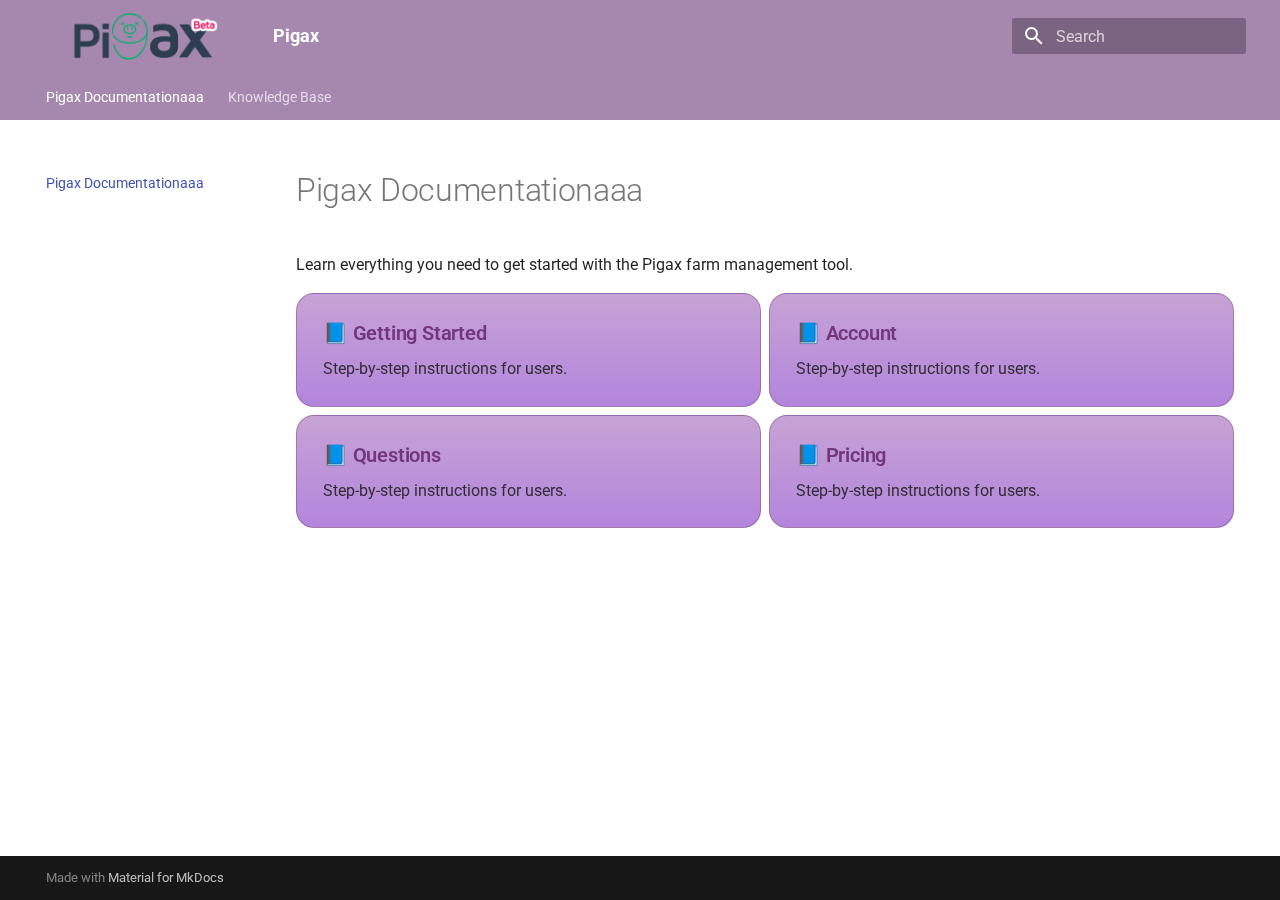
<file: index.html>
<!doctype html>
<html lang="en" class="no-js">
  <head>
    
      <meta charset="utf-8">
      <meta name="viewport" content="width=device-width,initial-scale=1">
      
      
      
      
      
        <link rel="next" href="Knowledge-Base/Account/">
      
      
        
      
      
      <link rel="icon" href="assets/images/favicon.png">
      <meta name="generator" content="mkdocs-1.6.1, mkdocs-material-9.7.1">
    
    
      
        <title>Pigax</title>
      
    
    
      <link rel="stylesheet" href="assets/stylesheets/main.484c7ddc.min.css">
      
      


    
    
      
    
    
      
        
        
        <link rel="preconnect" href="https://fonts.gstatic.com" crossorigin>
        <link rel="stylesheet" href="https://fonts.googleapis.com/css?family=Roboto:300,300i,400,400i,700,700i%7CRoboto+Mono:400,400i,700,700i&display=fallback">
        <style>:root{--md-text-font:"Roboto";--md-code-font:"Roboto Mono"}</style>
      
    
    
      <link rel="stylesheet" href="stylesheets/extra.css">
    
    <script>__md_scope=new URL(".",location),__md_hash=e=>[...e].reduce(((e,_)=>(e<<5)-e+_.charCodeAt(0)),0),__md_get=(e,_=localStorage,t=__md_scope)=>JSON.parse(_.getItem(t.pathname+"."+e)),__md_set=(e,_,t=localStorage,a=__md_scope)=>{try{t.setItem(a.pathname+"."+e,JSON.stringify(_))}catch(e){}}</script>
    
      

    
    
  </head>
  
  
    <body dir="ltr">
  
    
    <input class="md-toggle" data-md-toggle="drawer" type="checkbox" id="__drawer" autocomplete="off">
    <input class="md-toggle" data-md-toggle="search" type="checkbox" id="__search" autocomplete="off">
    <label class="md-overlay" for="__drawer"></label>
    <div data-md-component="skip">
      
        
        <a href="#pigax-documentationaaa" class="md-skip">
          Skip to content
        </a>
      
    </div>
    <div data-md-component="announce">
      
    </div>
    
    
      

<header class="md-header" data-md-component="header">
  <nav class="md-header__inner md-grid" aria-label="Header">
    <a href="." title="Pigax" class="md-header__button md-logo" aria-label="Pigax" data-md-component="logo">
      
  <img src="assets/pigaxlogo.png" alt="logo">

    </a>
    <label class="md-header__button md-icon" for="__drawer">
      
      <svg xmlns="http://www.w3.org/2000/svg" viewBox="0 0 24 24"><path d="M3 6h18v2H3zm0 5h18v2H3zm0 5h18v2H3z"/></svg>
    </label>
    <div class="md-header__title" data-md-component="header-title">
      <div class="md-header__ellipsis">
        <div class="md-header__topic">
          <span class="md-ellipsis">
            Pigax
          </span>
        </div>
        <div class="md-header__topic" data-md-component="header-topic">
          <span class="md-ellipsis">
            
              Pigax Documentationaaa
            
          </span>
        </div>
      </div>
    </div>
    
    
      <script>var palette=__md_get("__palette");if(palette&&palette.color){if("(prefers-color-scheme)"===palette.color.media){var media=matchMedia("(prefers-color-scheme: light)"),input=document.querySelector(media.matches?"[data-md-color-media='(prefers-color-scheme: light)']":"[data-md-color-media='(prefers-color-scheme: dark)']");palette.color.media=input.getAttribute("data-md-color-media"),palette.color.scheme=input.getAttribute("data-md-color-scheme"),palette.color.primary=input.getAttribute("data-md-color-primary"),palette.color.accent=input.getAttribute("data-md-color-accent")}for(var[key,value]of Object.entries(palette.color))document.body.setAttribute("data-md-color-"+key,value)}</script>
    
    
    
      
      
        <label class="md-header__button md-icon" for="__search">
          
          <svg xmlns="http://www.w3.org/2000/svg" viewBox="0 0 24 24"><path d="M9.5 3A6.5 6.5 0 0 1 16 9.5c0 1.61-.59 3.09-1.56 4.23l.27.27h.79l5 5-1.5 1.5-5-5v-.79l-.27-.27A6.52 6.52 0 0 1 9.5 16 6.5 6.5 0 0 1 3 9.5 6.5 6.5 0 0 1 9.5 3m0 2C7 5 5 7 5 9.5S7 14 9.5 14 14 12 14 9.5 12 5 9.5 5"/></svg>
        </label>
        <div class="md-search" data-md-component="search" role="dialog">
  <label class="md-search__overlay" for="__search"></label>
  <div class="md-search__inner" role="search">
    <form class="md-search__form" name="search">
      <input type="text" class="md-search__input" name="query" aria-label="Search" placeholder="Search" autocapitalize="off" autocorrect="off" autocomplete="off" spellcheck="false" data-md-component="search-query" required>
      <label class="md-search__icon md-icon" for="__search">
        
        <svg xmlns="http://www.w3.org/2000/svg" viewBox="0 0 24 24"><path d="M9.5 3A6.5 6.5 0 0 1 16 9.5c0 1.61-.59 3.09-1.56 4.23l.27.27h.79l5 5-1.5 1.5-5-5v-.79l-.27-.27A6.52 6.52 0 0 1 9.5 16 6.5 6.5 0 0 1 3 9.5 6.5 6.5 0 0 1 9.5 3m0 2C7 5 5 7 5 9.5S7 14 9.5 14 14 12 14 9.5 12 5 9.5 5"/></svg>
        
        <svg xmlns="http://www.w3.org/2000/svg" viewBox="0 0 24 24"><path d="M20 11v2H8l5.5 5.5-1.42 1.42L4.16 12l7.92-7.92L13.5 5.5 8 11z"/></svg>
      </label>
      <nav class="md-search__options" aria-label="Search">
        
        <button type="reset" class="md-search__icon md-icon" title="Clear" aria-label="Clear" tabindex="-1">
          
          <svg xmlns="http://www.w3.org/2000/svg" viewBox="0 0 24 24"><path d="M19 6.41 17.59 5 12 10.59 6.41 5 5 6.41 10.59 12 5 17.59 6.41 19 12 13.41 17.59 19 19 17.59 13.41 12z"/></svg>
        </button>
      </nav>
      
        <div class="md-search__suggest" data-md-component="search-suggest"></div>
      
    </form>
    <div class="md-search__output">
      <div class="md-search__scrollwrap" tabindex="0" data-md-scrollfix>
        <div class="md-search-result" data-md-component="search-result">
          <div class="md-search-result__meta">
            Initializing search
          </div>
          <ol class="md-search-result__list" role="presentation"></ol>
        </div>
      </div>
    </div>
  </div>
</div>
      
    
    
  </nav>
  
</header>
    
    <div class="md-container" data-md-component="container">
      
      
        
          
            
<nav class="md-tabs" aria-label="Tabs" data-md-component="tabs">
  <div class="md-grid">
    <ul class="md-tabs__list">
      
        
  
  
  
    
  
  
    <li class="md-tabs__item md-tabs__item--active">
      <a href="." class="md-tabs__link">
        
  
  
    
  
  Pigax Documentationaaa

      </a>
    </li>
  

      
        
  
  
  
  
    
    
      <li class="md-tabs__item">
        <a href="Knowledge-Base/Account/" class="md-tabs__link">
          
  
  
  Knowledge Base

        </a>
      </li>
    
  

      
    </ul>
  </div>
</nav>
          
        
      
      <main class="md-main" data-md-component="main">
        <div class="md-main__inner md-grid">
          
            
              
              <div class="md-sidebar md-sidebar--primary" data-md-component="sidebar" data-md-type="navigation" >
                <div class="md-sidebar__scrollwrap">
                  <div class="md-sidebar__inner">
                    


  


  

<nav class="md-nav md-nav--primary md-nav--lifted md-nav--integrated" aria-label="Navigation" data-md-level="0">
  <label class="md-nav__title" for="__drawer">
    <a href="." title="Pigax" class="md-nav__button md-logo" aria-label="Pigax" data-md-component="logo">
      
  <img src="assets/pigaxlogo.png" alt="logo">

    </a>
    Pigax
  </label>
  
  <ul class="md-nav__list" data-md-scrollfix>
    
      
      
  
  
    
  
  
  
    <li class="md-nav__item md-nav__item--active">
      
      <input class="md-nav__toggle md-toggle" type="checkbox" id="__toc">
      
      
        
      
      
      <a href="." class="md-nav__link md-nav__link--active">
        
  
  
  <span class="md-ellipsis">
    
  
    Pigax Documentationaaa
  

    
  </span>
  
  

      </a>
      
    </li>
  

    
      
      
  
  
  
  
    
    
    
    
      
      
        
      
    
    
    <li class="md-nav__item md-nav__item--nested">
      
        
        
        <input class="md-nav__toggle md-toggle " type="checkbox" id="__nav_2" >
        
          
          <label class="md-nav__link" for="__nav_2" id="__nav_2_label" tabindex="0">
            
  
  
  <span class="md-ellipsis">
    
  
    Knowledge Base
  

    
  </span>
  
  

            <span class="md-nav__icon md-icon"></span>
          </label>
        
        <nav class="md-nav" data-md-level="1" aria-labelledby="__nav_2_label" aria-expanded="false">
          <label class="md-nav__title" for="__nav_2">
            <span class="md-nav__icon md-icon"></span>
            
  
    Knowledge Base
  

          </label>
          <ul class="md-nav__list" data-md-scrollfix>
            
              
                
  
  
  
  
    <li class="md-nav__item">
      <a href="Knowledge-Base/Account/" class="md-nav__link">
        
  
  
  <span class="md-ellipsis">
    
  
    Account
  

    
  </span>
  
  

      </a>
    </li>
  

              
            
              
                
  
  
  
  
    <li class="md-nav__item">
      <a href="Knowledge-Base/Pricing/" class="md-nav__link">
        
  
  
  <span class="md-ellipsis">
    
  
    Pricing
  

    
  </span>
  
  

      </a>
    </li>
  

              
            
              
                
  
  
  
  
    <li class="md-nav__item">
      <a href="Knowledge-Base/Questions/" class="md-nav__link">
        
  
  
  <span class="md-ellipsis">
    
  
    Questions
  

    
  </span>
  
  

      </a>
    </li>
  

              
            
              
                
  
  
  
  
    <li class="md-nav__item">
      <a href="Knowledge-Base/bliss/" class="md-nav__link">
        
  
  
  <span class="md-ellipsis">
    
  
    Get Started
  

    
  </span>
  
  

      </a>
    </li>
  

              
            
          </ul>
        </nav>
      
    </li>
  

    
  </ul>
</nav>
                  </div>
                </div>
              </div>
            
            
          
          
            <div class="md-content" data-md-component="content">
              
              <article class="md-content__inner md-typeset">
                
                  



<h1 id="pigax-documentationaaa">Pigax Documentationaaa</h1>
<p>Learn everything you need to get started with the Pigax farm management tool.</p>
<div class="grid cards clickable-cards">

  <a class="clickable-card" href="Knowledge-Base/bliss/">
    <h3>📘 Getting Started</h3>
    <p>Step-by-step instructions for users.</p>
  </a>

  <a class="clickable-card" href="Knowledge-Base/Account/">
    <h3>📘 Account</h3>
    <p>Step-by-step instructions for users.</p>
  </a>

  <a class="clickable-card" href="Knowledge-Base/Questions/">
    <h3>📘 Questions</h3>
    <p>Step-by-step instructions for users.</p>
  </a>

  <a class="clickable-card" href="Knowledge-Base/Pricing/">
    <h3>📘 Pricing</h3>
    <p>Step-by-step instructions for users.</p>
  </a>

</div>












                
              </article>
            </div>
          
          
<script>var target=document.getElementById(location.hash.slice(1));target&&target.name&&(target.checked=target.name.startsWith("__tabbed_"))</script>
        </div>
        
          <button type="button" class="md-top md-icon" data-md-component="top" hidden>
  
  <svg xmlns="http://www.w3.org/2000/svg" viewBox="0 0 24 24"><path d="M13 20h-2V8l-5.5 5.5-1.42-1.42L12 4.16l7.92 7.92-1.42 1.42L13 8z"/></svg>
  Back to top
</button>
        
      </main>
      
        <footer class="md-footer">
  
  <div class="md-footer-meta md-typeset">
    <div class="md-footer-meta__inner md-grid">
      <div class="md-copyright">
  
  
    Made with
    <a href="https://squidfunk.github.io/mkdocs-material/" target="_blank" rel="noopener">
      Material for MkDocs
    </a>
  
</div>
      
    </div>
  </div>
</footer>
      
    </div>
    <div class="md-dialog" data-md-component="dialog">
      <div class="md-dialog__inner md-typeset"></div>
    </div>
    
    
    
      
      
      <script id="__config" type="application/json">{"annotate": null, "base": ".", "features": ["navigation.instant", "navigation.sections", "navigation.tabs", "toc.integrate", "navigation.top", "search.suggest", "search.highlight", "content.tab.link", "content.code.annotation", "content.code.copy"], "search": "assets/javascripts/workers/search.2c215733.min.js", "tags": null, "translations": {"clipboard.copied": "Copied to clipboard", "clipboard.copy": "Copy to clipboard", "search.result.more.one": "1 more on this page", "search.result.more.other": "# more on this page", "search.result.none": "No matching documents", "search.result.one": "1 matching document", "search.result.other": "# matching documents", "search.result.placeholder": "Type to start searching", "search.result.term.missing": "Missing", "select.version": "Select version"}, "version": null}</script>
    
    
      <script src="assets/javascripts/bundle.79ae519e.min.js"></script>
      
    
  </body>
</html>
</file>
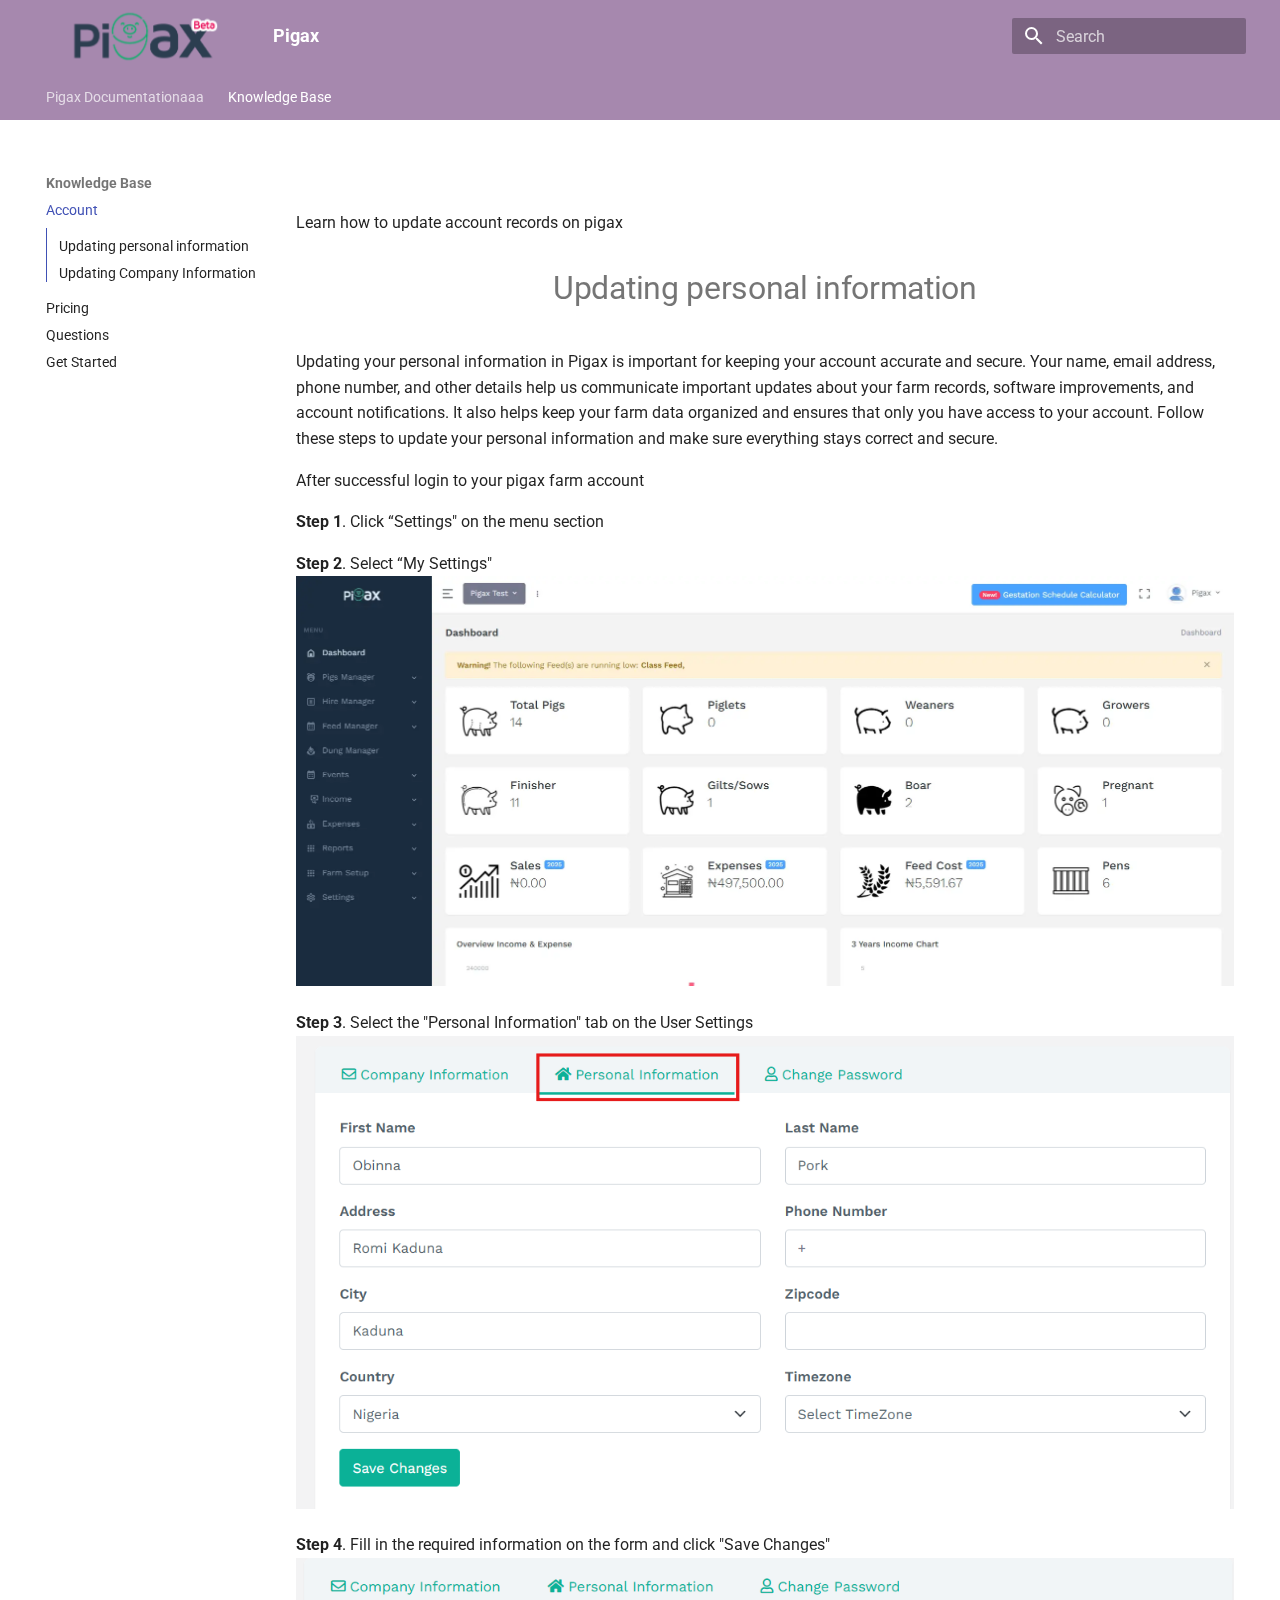
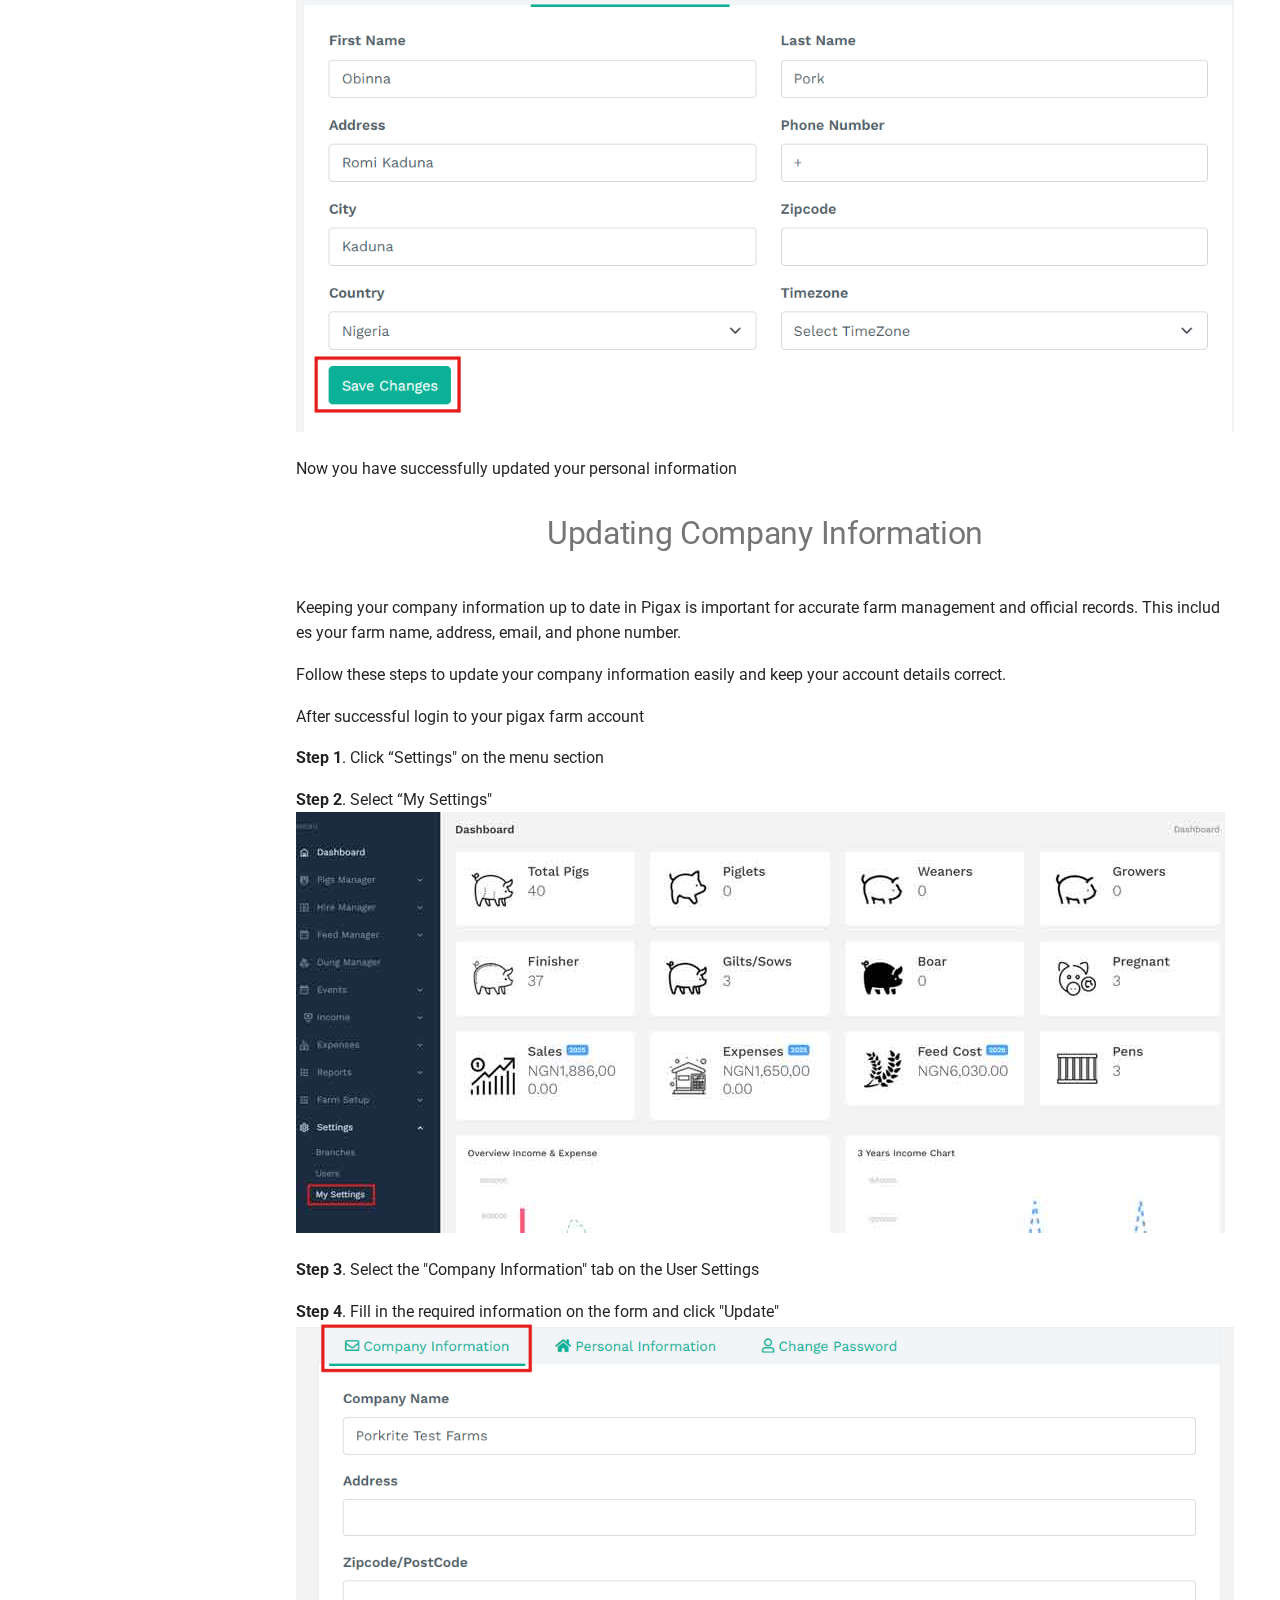
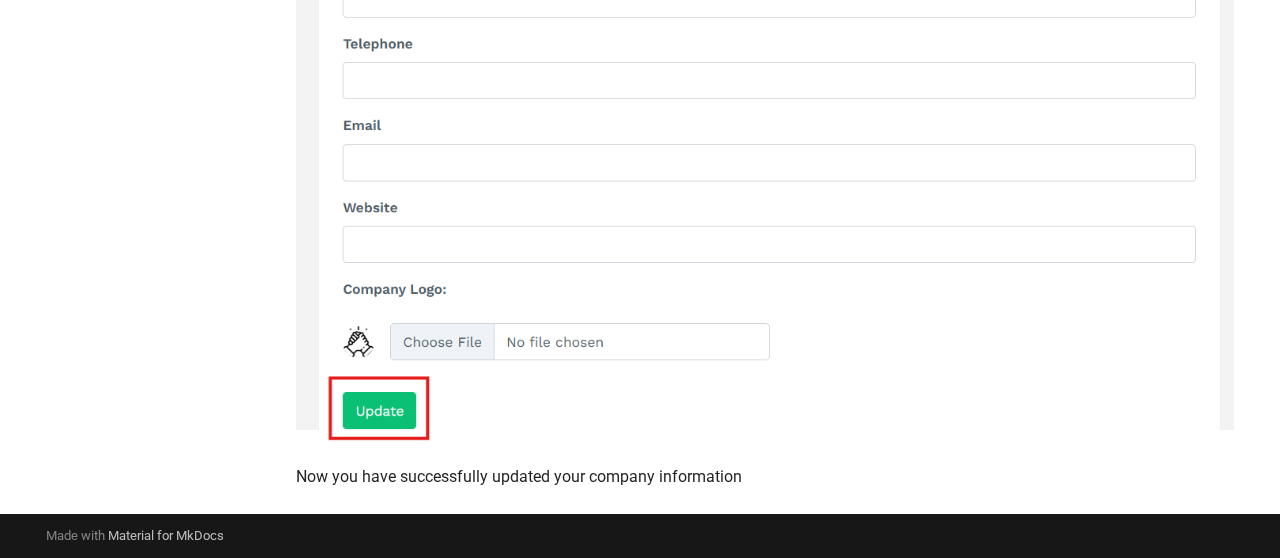
<file: Knowledge-Base/Account/index.html>
<!doctype html>
<html lang="en" class="no-js">
  <head>
    
      <meta charset="utf-8">
      <meta name="viewport" content="width=device-width,initial-scale=1">
      
      
      
      
        <link rel="prev" href="../..">
      
      
        <link rel="next" href="../Pricing/">
      
      
        
      
      
      <link rel="icon" href="../../assets/images/favicon.png">
      <meta name="generator" content="mkdocs-1.6.1, mkdocs-material-9.7.1">
    
    
      
        <title>Account - Pigax</title>
      
    
    
      <link rel="stylesheet" href="../../assets/stylesheets/main.484c7ddc.min.css">
      
      


    
    
      
    
    
      
        
        
        <link rel="preconnect" href="https://fonts.gstatic.com" crossorigin>
        <link rel="stylesheet" href="https://fonts.googleapis.com/css?family=Roboto:300,300i,400,400i,700,700i%7CRoboto+Mono:400,400i,700,700i&display=fallback">
        <style>:root{--md-text-font:"Roboto";--md-code-font:"Roboto Mono"}</style>
      
    
    
      <link rel="stylesheet" href="../../stylesheets/extra.css">
    
    <script>__md_scope=new URL("../..",location),__md_hash=e=>[...e].reduce(((e,_)=>(e<<5)-e+_.charCodeAt(0)),0),__md_get=(e,_=localStorage,t=__md_scope)=>JSON.parse(_.getItem(t.pathname+"."+e)),__md_set=(e,_,t=localStorage,a=__md_scope)=>{try{t.setItem(a.pathname+"."+e,JSON.stringify(_))}catch(e){}}</script>
    
      

    
    
  </head>
  
  
    <body dir="ltr">
  
    
    <input class="md-toggle" data-md-toggle="drawer" type="checkbox" id="__drawer" autocomplete="off">
    <input class="md-toggle" data-md-toggle="search" type="checkbox" id="__search" autocomplete="off">
    <label class="md-overlay" for="__drawer"></label>
    <div data-md-component="skip">
      
        
        <a href="#_1" class="md-skip">
          Skip to content
        </a>
      
    </div>
    <div data-md-component="announce">
      
    </div>
    
    
      

<header class="md-header" data-md-component="header">
  <nav class="md-header__inner md-grid" aria-label="Header">
    <a href="../.." title="Pigax" class="md-header__button md-logo" aria-label="Pigax" data-md-component="logo">
      
  <img src="../../assets/pigaxlogo.png" alt="logo">

    </a>
    <label class="md-header__button md-icon" for="__drawer">
      
      <svg xmlns="http://www.w3.org/2000/svg" viewBox="0 0 24 24"><path d="M3 6h18v2H3zm0 5h18v2H3zm0 5h18v2H3z"/></svg>
    </label>
    <div class="md-header__title" data-md-component="header-title">
      <div class="md-header__ellipsis">
        <div class="md-header__topic">
          <span class="md-ellipsis">
            Pigax
          </span>
        </div>
        <div class="md-header__topic" data-md-component="header-topic">
          <span class="md-ellipsis">
            
              Account
            
          </span>
        </div>
      </div>
    </div>
    
    
      <script>var palette=__md_get("__palette");if(palette&&palette.color){if("(prefers-color-scheme)"===palette.color.media){var media=matchMedia("(prefers-color-scheme: light)"),input=document.querySelector(media.matches?"[data-md-color-media='(prefers-color-scheme: light)']":"[data-md-color-media='(prefers-color-scheme: dark)']");palette.color.media=input.getAttribute("data-md-color-media"),palette.color.scheme=input.getAttribute("data-md-color-scheme"),palette.color.primary=input.getAttribute("data-md-color-primary"),palette.color.accent=input.getAttribute("data-md-color-accent")}for(var[key,value]of Object.entries(palette.color))document.body.setAttribute("data-md-color-"+key,value)}</script>
    
    
    
      
      
        <label class="md-header__button md-icon" for="__search">
          
          <svg xmlns="http://www.w3.org/2000/svg" viewBox="0 0 24 24"><path d="M9.5 3A6.5 6.5 0 0 1 16 9.5c0 1.61-.59 3.09-1.56 4.23l.27.27h.79l5 5-1.5 1.5-5-5v-.79l-.27-.27A6.52 6.52 0 0 1 9.5 16 6.5 6.5 0 0 1 3 9.5 6.5 6.5 0 0 1 9.5 3m0 2C7 5 5 7 5 9.5S7 14 9.5 14 14 12 14 9.5 12 5 9.5 5"/></svg>
        </label>
        <div class="md-search" data-md-component="search" role="dialog">
  <label class="md-search__overlay" for="__search"></label>
  <div class="md-search__inner" role="search">
    <form class="md-search__form" name="search">
      <input type="text" class="md-search__input" name="query" aria-label="Search" placeholder="Search" autocapitalize="off" autocorrect="off" autocomplete="off" spellcheck="false" data-md-component="search-query" required>
      <label class="md-search__icon md-icon" for="__search">
        
        <svg xmlns="http://www.w3.org/2000/svg" viewBox="0 0 24 24"><path d="M9.5 3A6.5 6.5 0 0 1 16 9.5c0 1.61-.59 3.09-1.56 4.23l.27.27h.79l5 5-1.5 1.5-5-5v-.79l-.27-.27A6.52 6.52 0 0 1 9.5 16 6.5 6.5 0 0 1 3 9.5 6.5 6.5 0 0 1 9.5 3m0 2C7 5 5 7 5 9.5S7 14 9.5 14 14 12 14 9.5 12 5 9.5 5"/></svg>
        
        <svg xmlns="http://www.w3.org/2000/svg" viewBox="0 0 24 24"><path d="M20 11v2H8l5.5 5.5-1.42 1.42L4.16 12l7.92-7.92L13.5 5.5 8 11z"/></svg>
      </label>
      <nav class="md-search__options" aria-label="Search">
        
        <button type="reset" class="md-search__icon md-icon" title="Clear" aria-label="Clear" tabindex="-1">
          
          <svg xmlns="http://www.w3.org/2000/svg" viewBox="0 0 24 24"><path d="M19 6.41 17.59 5 12 10.59 6.41 5 5 6.41 10.59 12 5 17.59 6.41 19 12 13.41 17.59 19 19 17.59 13.41 12z"/></svg>
        </button>
      </nav>
      
        <div class="md-search__suggest" data-md-component="search-suggest"></div>
      
    </form>
    <div class="md-search__output">
      <div class="md-search__scrollwrap" tabindex="0" data-md-scrollfix>
        <div class="md-search-result" data-md-component="search-result">
          <div class="md-search-result__meta">
            Initializing search
          </div>
          <ol class="md-search-result__list" role="presentation"></ol>
        </div>
      </div>
    </div>
  </div>
</div>
      
    
    
  </nav>
  
</header>
    
    <div class="md-container" data-md-component="container">
      
      
        
          
            
<nav class="md-tabs" aria-label="Tabs" data-md-component="tabs">
  <div class="md-grid">
    <ul class="md-tabs__list">
      
        
  
  
  
  
    <li class="md-tabs__item">
      <a href="../.." class="md-tabs__link">
        
  
  
    
  
  Pigax Documentationaaa

      </a>
    </li>
  

      
        
  
  
  
    
  
  
    
    
      <li class="md-tabs__item md-tabs__item--active">
        <a href="./" class="md-tabs__link">
          
  
  
  Knowledge Base

        </a>
      </li>
    
  

      
    </ul>
  </div>
</nav>
          
        
      
      <main class="md-main" data-md-component="main">
        <div class="md-main__inner md-grid">
          
            
              
              <div class="md-sidebar md-sidebar--primary" data-md-component="sidebar" data-md-type="navigation" >
                <div class="md-sidebar__scrollwrap">
                  <div class="md-sidebar__inner">
                    


  


  

<nav class="md-nav md-nav--primary md-nav--lifted md-nav--integrated" aria-label="Navigation" data-md-level="0">
  <label class="md-nav__title" for="__drawer">
    <a href="../.." title="Pigax" class="md-nav__button md-logo" aria-label="Pigax" data-md-component="logo">
      
  <img src="../../assets/pigaxlogo.png" alt="logo">

    </a>
    Pigax
  </label>
  
  <ul class="md-nav__list" data-md-scrollfix>
    
      
      
  
  
  
  
    <li class="md-nav__item">
      <a href="../.." class="md-nav__link">
        
  
  
  <span class="md-ellipsis">
    
  
    Pigax Documentationaaa
  

    
  </span>
  
  

      </a>
    </li>
  

    
      
      
  
  
    
  
  
  
    
    
    
    
      
        
        
      
      
        
      
    
    
    <li class="md-nav__item md-nav__item--active md-nav__item--section md-nav__item--nested">
      
        
        
        <input class="md-nav__toggle md-toggle " type="checkbox" id="__nav_2" checked>
        
          
          <label class="md-nav__link" for="__nav_2" id="__nav_2_label" tabindex="">
            
  
  
  <span class="md-ellipsis">
    
  
    Knowledge Base
  

    
  </span>
  
  

            <span class="md-nav__icon md-icon"></span>
          </label>
        
        <nav class="md-nav" data-md-level="1" aria-labelledby="__nav_2_label" aria-expanded="true">
          <label class="md-nav__title" for="__nav_2">
            <span class="md-nav__icon md-icon"></span>
            
  
    Knowledge Base
  

          </label>
          <ul class="md-nav__list" data-md-scrollfix>
            
              
                
  
  
    
  
  
  
    <li class="md-nav__item md-nav__item--active">
      
      <input class="md-nav__toggle md-toggle" type="checkbox" id="__toc">
      
      
      
        <label class="md-nav__link md-nav__link--active" for="__toc">
          
  
  
  <span class="md-ellipsis">
    
  
    Account
  

    
  </span>
  
  

          <span class="md-nav__icon md-icon"></span>
        </label>
      
      <a href="./" class="md-nav__link md-nav__link--active">
        
  
  
  <span class="md-ellipsis">
    
  
    Account
  

    
  </span>
  
  

      </a>
      
        

<nav class="md-nav md-nav--secondary" aria-label="Table of contents">
  
  
  
  
    <label class="md-nav__title" for="__toc">
      <span class="md-nav__icon md-icon"></span>
      Table of contents
    </label>
    <ul class="md-nav__list" data-md-component="toc" data-md-scrollfix>
      
        <li class="md-nav__item">
  <a href="#_1" class="md-nav__link">
    <span class="md-ellipsis">
      
        
      
    </span>
  </a>
  
</li>
      
        <li class="md-nav__item">
  <a href="#updating-personal-information" class="md-nav__link">
    <span class="md-ellipsis">
      
        Updating personal information
      
    </span>
  </a>
  
</li>
      
        <li class="md-nav__item">
  <a href="#updating-company-information" class="md-nav__link">
    <span class="md-ellipsis">
      
        Updating Company Information
      
    </span>
  </a>
  
</li>
      
    </ul>
  
</nav>
      
    </li>
  

              
            
              
                
  
  
  
  
    <li class="md-nav__item">
      <a href="../Pricing/" class="md-nav__link">
        
  
  
  <span class="md-ellipsis">
    
  
    Pricing
  

    
  </span>
  
  

      </a>
    </li>
  

              
            
              
                
  
  
  
  
    <li class="md-nav__item">
      <a href="../Questions/" class="md-nav__link">
        
  
  
  <span class="md-ellipsis">
    
  
    Questions
  

    
  </span>
  
  

      </a>
    </li>
  

              
            
              
                
  
  
  
  
    <li class="md-nav__item">
      <a href="../bliss/" class="md-nav__link">
        
  
  
  <span class="md-ellipsis">
    
  
    Get Started
  

    
  </span>
  
  

      </a>
    </li>
  

              
            
          </ul>
        </nav>
      
    </li>
  

    
  </ul>
</nav>
                  </div>
                </div>
              </div>
            
            
          
          
            <div class="md-content" data-md-component="content">
              
              <article class="md-content__inner md-typeset">
                
                  



<h2 id="_1"></h2>
<p>Learn how to update account records on pigax</p>
<h1 id="updating-personal-information"><p style="text-align: center;"><strong>Updating personal information</strong></p></h1>
<p>Updating your personal information in Pigax is important for keeping your account accurate and secure. Your name, email address, phone number, and other details help us communicate important updates about your farm records, software improvements, and account notifications. It also helps keep your farm data organized and ensures that only you have access to your account.
Follow these steps to update your personal information and make sure everything stays correct and secure.</p>
<p>After successful login to your pigax farm account</p>
<p><strong>Step 1</strong>. Click “Settings" on the menu section</p>
<p><strong>Step 2</strong>. Select “My Settings"
<img alt="First image" src="../../assets/accounts/image1111.webp" /></p>
<p><strong>Step 3</strong>. Select the "Personal Information" tab on the User Settings
<img alt="Second image" src="../../assets/accounts/image2.png" /></p>
<p><strong>Step 4</strong>. Fill in the required information on the form and click "Save Changes"
<img alt="Third image" src="../../assets/accounts/image3.png" /></p>
<p>Now you have successfully updated your personal information</p>
<h1 id="updating-company-information"><p style="text-align: center;"><strong>Updating Company Information</strong></p></h1>
<p>Keeping your company information up to date in Pigax is important for accurate farm management and official records. This includ es your farm name, address, email, and phone number. </p>
<p>Follow these steps to update your company information easily and keep your account details correct.</p>
<p>After successful login to your pigax farm account</p>
<p><strong>Step 1</strong>. Click “Settings" on the menu section</p>
<p><strong>Step 2</strong>. Select “My Settings"
<img alt="Fourth image" src="../../assets/accounts/image44.jpg" /></p>
<p><strong>Step 3</strong>. Select the "Company Information" tab on the User Settings</p>
<p><strong>Step 4</strong>. Fill in the required information on the form and click "Update"
<img alt="Fifth image" src="../../assets/accounts/image5.png" /></p>
<p>Now you have successfully updated your company information</p>












                
              </article>
            </div>
          
          
<script>var target=document.getElementById(location.hash.slice(1));target&&target.name&&(target.checked=target.name.startsWith("__tabbed_"))</script>
        </div>
        
          <button type="button" class="md-top md-icon" data-md-component="top" hidden>
  
  <svg xmlns="http://www.w3.org/2000/svg" viewBox="0 0 24 24"><path d="M13 20h-2V8l-5.5 5.5-1.42-1.42L12 4.16l7.92 7.92-1.42 1.42L13 8z"/></svg>
  Back to top
</button>
        
      </main>
      
        <footer class="md-footer">
  
  <div class="md-footer-meta md-typeset">
    <div class="md-footer-meta__inner md-grid">
      <div class="md-copyright">
  
  
    Made with
    <a href="https://squidfunk.github.io/mkdocs-material/" target="_blank" rel="noopener">
      Material for MkDocs
    </a>
  
</div>
      
    </div>
  </div>
</footer>
      
    </div>
    <div class="md-dialog" data-md-component="dialog">
      <div class="md-dialog__inner md-typeset"></div>
    </div>
    
    
    
      
      
      <script id="__config" type="application/json">{"annotate": null, "base": "../..", "features": ["navigation.instant", "navigation.sections", "navigation.tabs", "toc.integrate", "navigation.top", "search.suggest", "search.highlight", "content.tab.link", "content.code.annotation", "content.code.copy"], "search": "../../assets/javascripts/workers/search.2c215733.min.js", "tags": null, "translations": {"clipboard.copied": "Copied to clipboard", "clipboard.copy": "Copy to clipboard", "search.result.more.one": "1 more on this page", "search.result.more.other": "# more on this page", "search.result.none": "No matching documents", "search.result.one": "1 matching document", "search.result.other": "# matching documents", "search.result.placeholder": "Type to start searching", "search.result.term.missing": "Missing", "select.version": "Select version"}, "version": null}</script>
    
    
      <script src="../../assets/javascripts/bundle.79ae519e.min.js"></script>
      
    
  </body>
</html>
</file>
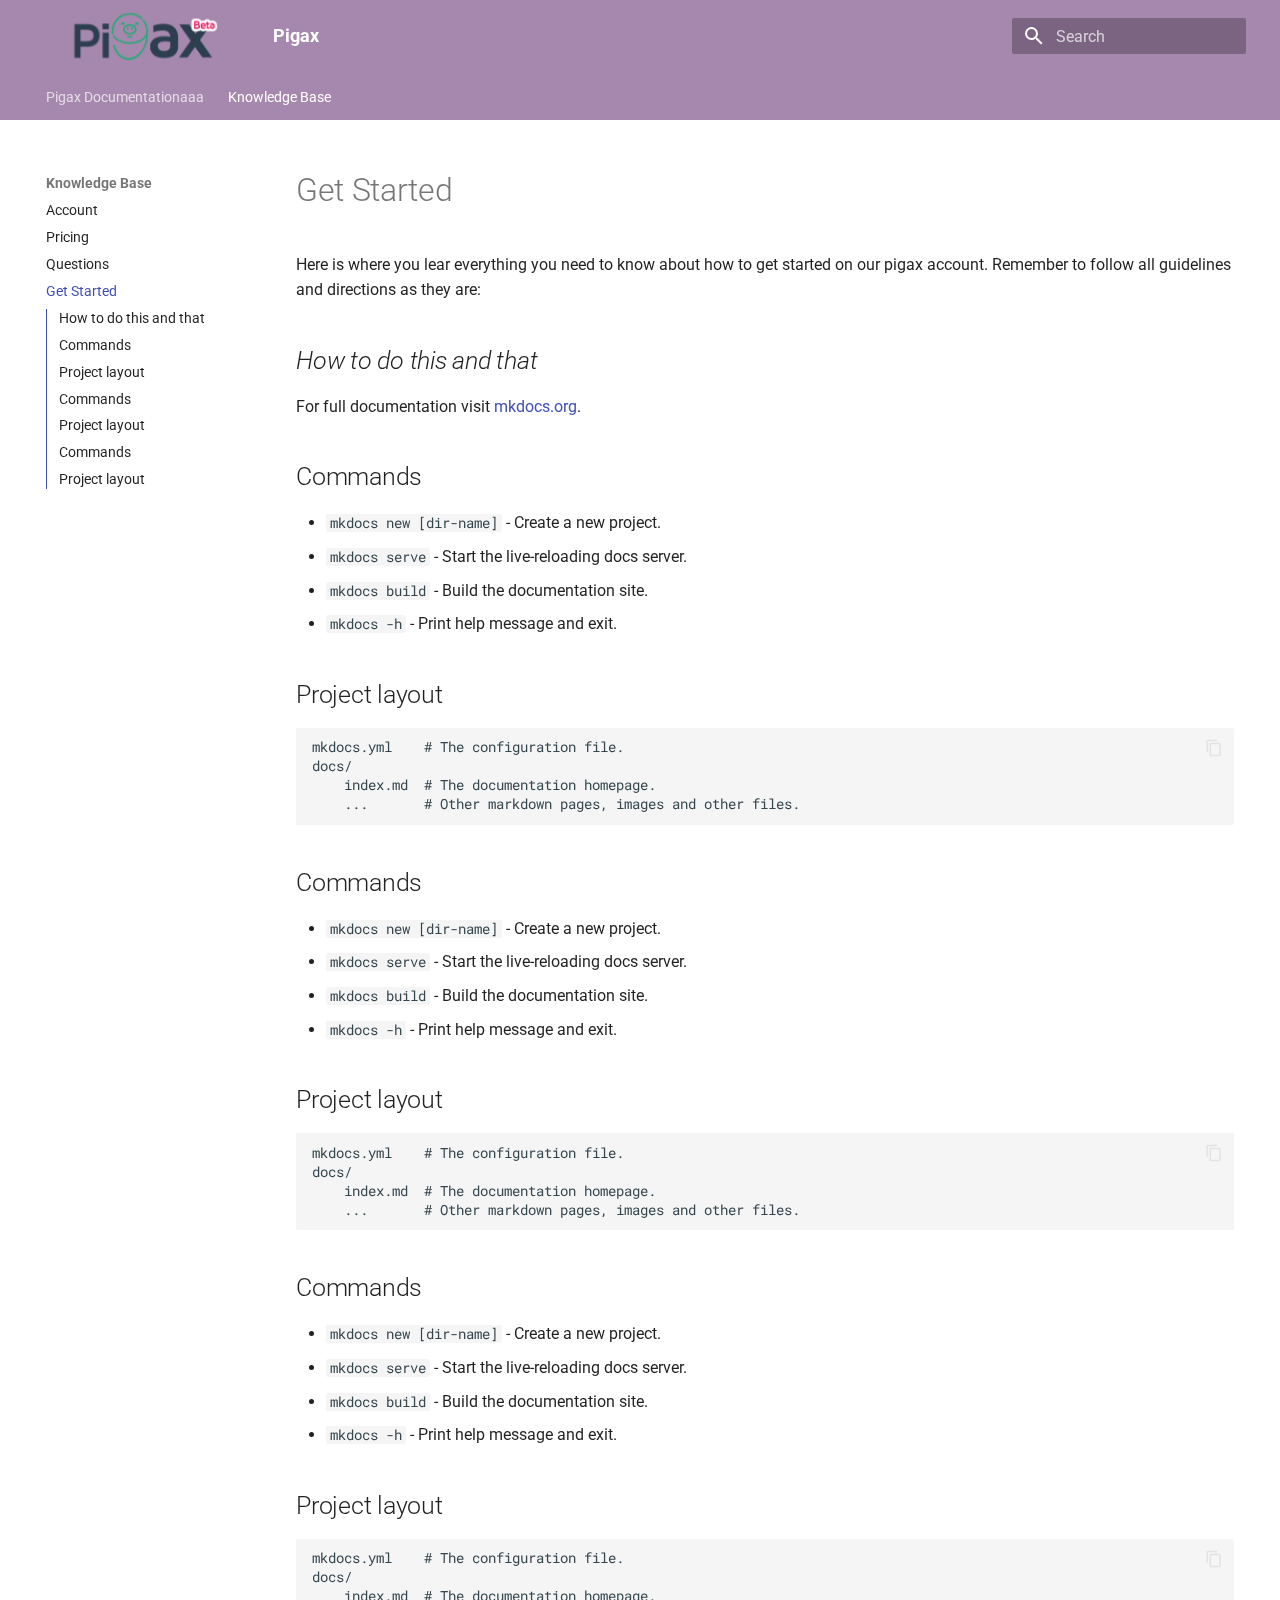
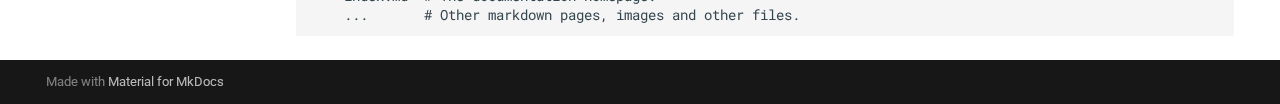
<file: Knowledge-Base/bliss/index.html>
<!doctype html>
<html lang="en" class="no-js">
  <head>
    
      <meta charset="utf-8">
      <meta name="viewport" content="width=device-width,initial-scale=1">
      
      
      
      
        <link rel="prev" href="../Questions/">
      
      
      
        
      
      
      <link rel="icon" href="../../assets/images/favicon.png">
      <meta name="generator" content="mkdocs-1.6.1, mkdocs-material-9.7.1">
    
    
      
        <title>Get Started - Pigax</title>
      
    
    
      <link rel="stylesheet" href="../../assets/stylesheets/main.484c7ddc.min.css">
      
      


    
    
      
    
    
      
        
        
        <link rel="preconnect" href="https://fonts.gstatic.com" crossorigin>
        <link rel="stylesheet" href="https://fonts.googleapis.com/css?family=Roboto:300,300i,400,400i,700,700i%7CRoboto+Mono:400,400i,700,700i&display=fallback">
        <style>:root{--md-text-font:"Roboto";--md-code-font:"Roboto Mono"}</style>
      
    
    
      <link rel="stylesheet" href="../../stylesheets/extra.css">
    
    <script>__md_scope=new URL("../..",location),__md_hash=e=>[...e].reduce(((e,_)=>(e<<5)-e+_.charCodeAt(0)),0),__md_get=(e,_=localStorage,t=__md_scope)=>JSON.parse(_.getItem(t.pathname+"."+e)),__md_set=(e,_,t=localStorage,a=__md_scope)=>{try{t.setItem(a.pathname+"."+e,JSON.stringify(_))}catch(e){}}</script>
    
      

    
    
  </head>
  
  
    <body dir="ltr">
  
    
    <input class="md-toggle" data-md-toggle="drawer" type="checkbox" id="__drawer" autocomplete="off">
    <input class="md-toggle" data-md-toggle="search" type="checkbox" id="__search" autocomplete="off">
    <label class="md-overlay" for="__drawer"></label>
    <div data-md-component="skip">
      
        
        <a href="#get-started" class="md-skip">
          Skip to content
        </a>
      
    </div>
    <div data-md-component="announce">
      
    </div>
    
    
      

<header class="md-header" data-md-component="header">
  <nav class="md-header__inner md-grid" aria-label="Header">
    <a href="../.." title="Pigax" class="md-header__button md-logo" aria-label="Pigax" data-md-component="logo">
      
  <img src="../../assets/pigaxlogo.png" alt="logo">

    </a>
    <label class="md-header__button md-icon" for="__drawer">
      
      <svg xmlns="http://www.w3.org/2000/svg" viewBox="0 0 24 24"><path d="M3 6h18v2H3zm0 5h18v2H3zm0 5h18v2H3z"/></svg>
    </label>
    <div class="md-header__title" data-md-component="header-title">
      <div class="md-header__ellipsis">
        <div class="md-header__topic">
          <span class="md-ellipsis">
            Pigax
          </span>
        </div>
        <div class="md-header__topic" data-md-component="header-topic">
          <span class="md-ellipsis">
            
              Get Started
            
          </span>
        </div>
      </div>
    </div>
    
    
      <script>var palette=__md_get("__palette");if(palette&&palette.color){if("(prefers-color-scheme)"===palette.color.media){var media=matchMedia("(prefers-color-scheme: light)"),input=document.querySelector(media.matches?"[data-md-color-media='(prefers-color-scheme: light)']":"[data-md-color-media='(prefers-color-scheme: dark)']");palette.color.media=input.getAttribute("data-md-color-media"),palette.color.scheme=input.getAttribute("data-md-color-scheme"),palette.color.primary=input.getAttribute("data-md-color-primary"),palette.color.accent=input.getAttribute("data-md-color-accent")}for(var[key,value]of Object.entries(palette.color))document.body.setAttribute("data-md-color-"+key,value)}</script>
    
    
    
      
      
        <label class="md-header__button md-icon" for="__search">
          
          <svg xmlns="http://www.w3.org/2000/svg" viewBox="0 0 24 24"><path d="M9.5 3A6.5 6.5 0 0 1 16 9.5c0 1.61-.59 3.09-1.56 4.23l.27.27h.79l5 5-1.5 1.5-5-5v-.79l-.27-.27A6.52 6.52 0 0 1 9.5 16 6.5 6.5 0 0 1 3 9.5 6.5 6.5 0 0 1 9.5 3m0 2C7 5 5 7 5 9.5S7 14 9.5 14 14 12 14 9.5 12 5 9.5 5"/></svg>
        </label>
        <div class="md-search" data-md-component="search" role="dialog">
  <label class="md-search__overlay" for="__search"></label>
  <div class="md-search__inner" role="search">
    <form class="md-search__form" name="search">
      <input type="text" class="md-search__input" name="query" aria-label="Search" placeholder="Search" autocapitalize="off" autocorrect="off" autocomplete="off" spellcheck="false" data-md-component="search-query" required>
      <label class="md-search__icon md-icon" for="__search">
        
        <svg xmlns="http://www.w3.org/2000/svg" viewBox="0 0 24 24"><path d="M9.5 3A6.5 6.5 0 0 1 16 9.5c0 1.61-.59 3.09-1.56 4.23l.27.27h.79l5 5-1.5 1.5-5-5v-.79l-.27-.27A6.52 6.52 0 0 1 9.5 16 6.5 6.5 0 0 1 3 9.5 6.5 6.5 0 0 1 9.5 3m0 2C7 5 5 7 5 9.5S7 14 9.5 14 14 12 14 9.5 12 5 9.5 5"/></svg>
        
        <svg xmlns="http://www.w3.org/2000/svg" viewBox="0 0 24 24"><path d="M20 11v2H8l5.5 5.5-1.42 1.42L4.16 12l7.92-7.92L13.5 5.5 8 11z"/></svg>
      </label>
      <nav class="md-search__options" aria-label="Search">
        
        <button type="reset" class="md-search__icon md-icon" title="Clear" aria-label="Clear" tabindex="-1">
          
          <svg xmlns="http://www.w3.org/2000/svg" viewBox="0 0 24 24"><path d="M19 6.41 17.59 5 12 10.59 6.41 5 5 6.41 10.59 12 5 17.59 6.41 19 12 13.41 17.59 19 19 17.59 13.41 12z"/></svg>
        </button>
      </nav>
      
        <div class="md-search__suggest" data-md-component="search-suggest"></div>
      
    </form>
    <div class="md-search__output">
      <div class="md-search__scrollwrap" tabindex="0" data-md-scrollfix>
        <div class="md-search-result" data-md-component="search-result">
          <div class="md-search-result__meta">
            Initializing search
          </div>
          <ol class="md-search-result__list" role="presentation"></ol>
        </div>
      </div>
    </div>
  </div>
</div>
      
    
    
  </nav>
  
</header>
    
    <div class="md-container" data-md-component="container">
      
      
        
          
            
<nav class="md-tabs" aria-label="Tabs" data-md-component="tabs">
  <div class="md-grid">
    <ul class="md-tabs__list">
      
        
  
  
  
  
    <li class="md-tabs__item">
      <a href="../.." class="md-tabs__link">
        
  
  
    
  
  Pigax Documentationaaa

      </a>
    </li>
  

      
        
  
  
  
    
  
  
    
    
      <li class="md-tabs__item md-tabs__item--active">
        <a href="../Account/" class="md-tabs__link">
          
  
  
  Knowledge Base

        </a>
      </li>
    
  

      
    </ul>
  </div>
</nav>
          
        
      
      <main class="md-main" data-md-component="main">
        <div class="md-main__inner md-grid">
          
            
              
              <div class="md-sidebar md-sidebar--primary" data-md-component="sidebar" data-md-type="navigation" >
                <div class="md-sidebar__scrollwrap">
                  <div class="md-sidebar__inner">
                    


  


  

<nav class="md-nav md-nav--primary md-nav--lifted md-nav--integrated" aria-label="Navigation" data-md-level="0">
  <label class="md-nav__title" for="__drawer">
    <a href="../.." title="Pigax" class="md-nav__button md-logo" aria-label="Pigax" data-md-component="logo">
      
  <img src="../../assets/pigaxlogo.png" alt="logo">

    </a>
    Pigax
  </label>
  
  <ul class="md-nav__list" data-md-scrollfix>
    
      
      
  
  
  
  
    <li class="md-nav__item">
      <a href="../.." class="md-nav__link">
        
  
  
  <span class="md-ellipsis">
    
  
    Pigax Documentationaaa
  

    
  </span>
  
  

      </a>
    </li>
  

    
      
      
  
  
    
  
  
  
    
    
    
    
      
        
        
      
      
        
      
    
    
    <li class="md-nav__item md-nav__item--active md-nav__item--section md-nav__item--nested">
      
        
        
        <input class="md-nav__toggle md-toggle " type="checkbox" id="__nav_2" checked>
        
          
          <label class="md-nav__link" for="__nav_2" id="__nav_2_label" tabindex="">
            
  
  
  <span class="md-ellipsis">
    
  
    Knowledge Base
  

    
  </span>
  
  

            <span class="md-nav__icon md-icon"></span>
          </label>
        
        <nav class="md-nav" data-md-level="1" aria-labelledby="__nav_2_label" aria-expanded="true">
          <label class="md-nav__title" for="__nav_2">
            <span class="md-nav__icon md-icon"></span>
            
  
    Knowledge Base
  

          </label>
          <ul class="md-nav__list" data-md-scrollfix>
            
              
                
  
  
  
  
    <li class="md-nav__item">
      <a href="../Account/" class="md-nav__link">
        
  
  
  <span class="md-ellipsis">
    
  
    Account
  

    
  </span>
  
  

      </a>
    </li>
  

              
            
              
                
  
  
  
  
    <li class="md-nav__item">
      <a href="../Pricing/" class="md-nav__link">
        
  
  
  <span class="md-ellipsis">
    
  
    Pricing
  

    
  </span>
  
  

      </a>
    </li>
  

              
            
              
                
  
  
  
  
    <li class="md-nav__item">
      <a href="../Questions/" class="md-nav__link">
        
  
  
  <span class="md-ellipsis">
    
  
    Questions
  

    
  </span>
  
  

      </a>
    </li>
  

              
            
              
                
  
  
    
  
  
  
    <li class="md-nav__item md-nav__item--active">
      
      <input class="md-nav__toggle md-toggle" type="checkbox" id="__toc">
      
      
        
      
      
        <label class="md-nav__link md-nav__link--active" for="__toc">
          
  
  
  <span class="md-ellipsis">
    
  
    Get Started
  

    
  </span>
  
  

          <span class="md-nav__icon md-icon"></span>
        </label>
      
      <a href="./" class="md-nav__link md-nav__link--active">
        
  
  
  <span class="md-ellipsis">
    
  
    Get Started
  

    
  </span>
  
  

      </a>
      
        

<nav class="md-nav md-nav--secondary" aria-label="Table of contents">
  
  
  
    
  
  
    <label class="md-nav__title" for="__toc">
      <span class="md-nav__icon md-icon"></span>
      Table of contents
    </label>
    <ul class="md-nav__list" data-md-component="toc" data-md-scrollfix>
      
        <li class="md-nav__item">
  <a href="#how-to-do-this-and-that" class="md-nav__link">
    <span class="md-ellipsis">
      
        How to do this and that
      
    </span>
  </a>
  
</li>
      
        <li class="md-nav__item">
  <a href="#commands" class="md-nav__link">
    <span class="md-ellipsis">
      
        Commands
      
    </span>
  </a>
  
</li>
      
        <li class="md-nav__item">
  <a href="#project-layout" class="md-nav__link">
    <span class="md-ellipsis">
      
        Project layout
      
    </span>
  </a>
  
</li>
      
        <li class="md-nav__item">
  <a href="#commands_1" class="md-nav__link">
    <span class="md-ellipsis">
      
        Commands
      
    </span>
  </a>
  
</li>
      
        <li class="md-nav__item">
  <a href="#project-layout_1" class="md-nav__link">
    <span class="md-ellipsis">
      
        Project layout
      
    </span>
  </a>
  
</li>
      
        <li class="md-nav__item">
  <a href="#commands_2" class="md-nav__link">
    <span class="md-ellipsis">
      
        Commands
      
    </span>
  </a>
  
</li>
      
        <li class="md-nav__item">
  <a href="#project-layout_2" class="md-nav__link">
    <span class="md-ellipsis">
      
        Project layout
      
    </span>
  </a>
  
</li>
      
    </ul>
  
</nav>
      
    </li>
  

              
            
          </ul>
        </nav>
      
    </li>
  

    
  </ul>
</nav>
                  </div>
                </div>
              </div>
            
            
          
          
            <div class="md-content" data-md-component="content">
              
              <article class="md-content__inner md-typeset">
                
                  



<h1 id="get-started">Get Started</h1>
<p>Here is where you lear everything you need to know about how to get started on our pigax account. Remember to follow all guidelines and directions as they are:</p>
<h2 id="how-to-do-this-and-that"><em>How to do this and that</em></h2>
<p>For full documentation visit <a href="https://www.mkdocs.org">mkdocs.org</a>.</p>
<h2 id="commands">Commands</h2>
<ul>
<li><code>mkdocs new [dir-name]</code> - Create a new project.</li>
<li><code>mkdocs serve</code> - Start the live-reloading docs server.</li>
<li><code>mkdocs build</code> - Build the documentation site.</li>
<li><code>mkdocs -h</code> - Print help message and exit.</li>
</ul>
<h2 id="project-layout">Project layout</h2>
<pre><code>mkdocs.yml    # The configuration file.
docs/
    index.md  # The documentation homepage.
    ...       # Other markdown pages, images and other files.
</code></pre>
<h2 id="commands_1">Commands</h2>
<ul>
<li><code>mkdocs new [dir-name]</code> - Create a new project.</li>
<li><code>mkdocs serve</code> - Start the live-reloading docs server.</li>
<li><code>mkdocs build</code> - Build the documentation site.</li>
<li><code>mkdocs -h</code> - Print help message and exit.</li>
</ul>
<h2 id="project-layout_1">Project layout</h2>
<pre><code>mkdocs.yml    # The configuration file.
docs/
    index.md  # The documentation homepage.
    ...       # Other markdown pages, images and other files.
</code></pre>
<h2 id="commands_2">Commands</h2>
<ul>
<li><code>mkdocs new [dir-name]</code> - Create a new project.</li>
<li><code>mkdocs serve</code> - Start the live-reloading docs server.</li>
<li><code>mkdocs build</code> - Build the documentation site.</li>
<li><code>mkdocs -h</code> - Print help message and exit.</li>
</ul>
<h2 id="project-layout_2">Project layout</h2>
<pre><code>mkdocs.yml    # The configuration file.
docs/
    index.md  # The documentation homepage.
    ...       # Other markdown pages, images and other files.
</code></pre>












                
              </article>
            </div>
          
          
<script>var target=document.getElementById(location.hash.slice(1));target&&target.name&&(target.checked=target.name.startsWith("__tabbed_"))</script>
        </div>
        
          <button type="button" class="md-top md-icon" data-md-component="top" hidden>
  
  <svg xmlns="http://www.w3.org/2000/svg" viewBox="0 0 24 24"><path d="M13 20h-2V8l-5.5 5.5-1.42-1.42L12 4.16l7.92 7.92-1.42 1.42L13 8z"/></svg>
  Back to top
</button>
        
      </main>
      
        <footer class="md-footer">
  
  <div class="md-footer-meta md-typeset">
    <div class="md-footer-meta__inner md-grid">
      <div class="md-copyright">
  
  
    Made with
    <a href="https://squidfunk.github.io/mkdocs-material/" target="_blank" rel="noopener">
      Material for MkDocs
    </a>
  
</div>
      
    </div>
  </div>
</footer>
      
    </div>
    <div class="md-dialog" data-md-component="dialog">
      <div class="md-dialog__inner md-typeset"></div>
    </div>
    
    
    
      
      
      <script id="__config" type="application/json">{"annotate": null, "base": "../..", "features": ["navigation.instant", "navigation.sections", "navigation.tabs", "toc.integrate", "navigation.top", "search.suggest", "search.highlight", "content.tab.link", "content.code.annotation", "content.code.copy"], "search": "../../assets/javascripts/workers/search.2c215733.min.js", "tags": null, "translations": {"clipboard.copied": "Copied to clipboard", "clipboard.copy": "Copy to clipboard", "search.result.more.one": "1 more on this page", "search.result.more.other": "# more on this page", "search.result.none": "No matching documents", "search.result.one": "1 matching document", "search.result.other": "# matching documents", "search.result.placeholder": "Type to start searching", "search.result.term.missing": "Missing", "select.version": "Select version"}, "version": null}</script>
    
    
      <script src="../../assets/javascripts/bundle.79ae519e.min.js"></script>
      
    
  </body>
</html>
</file>
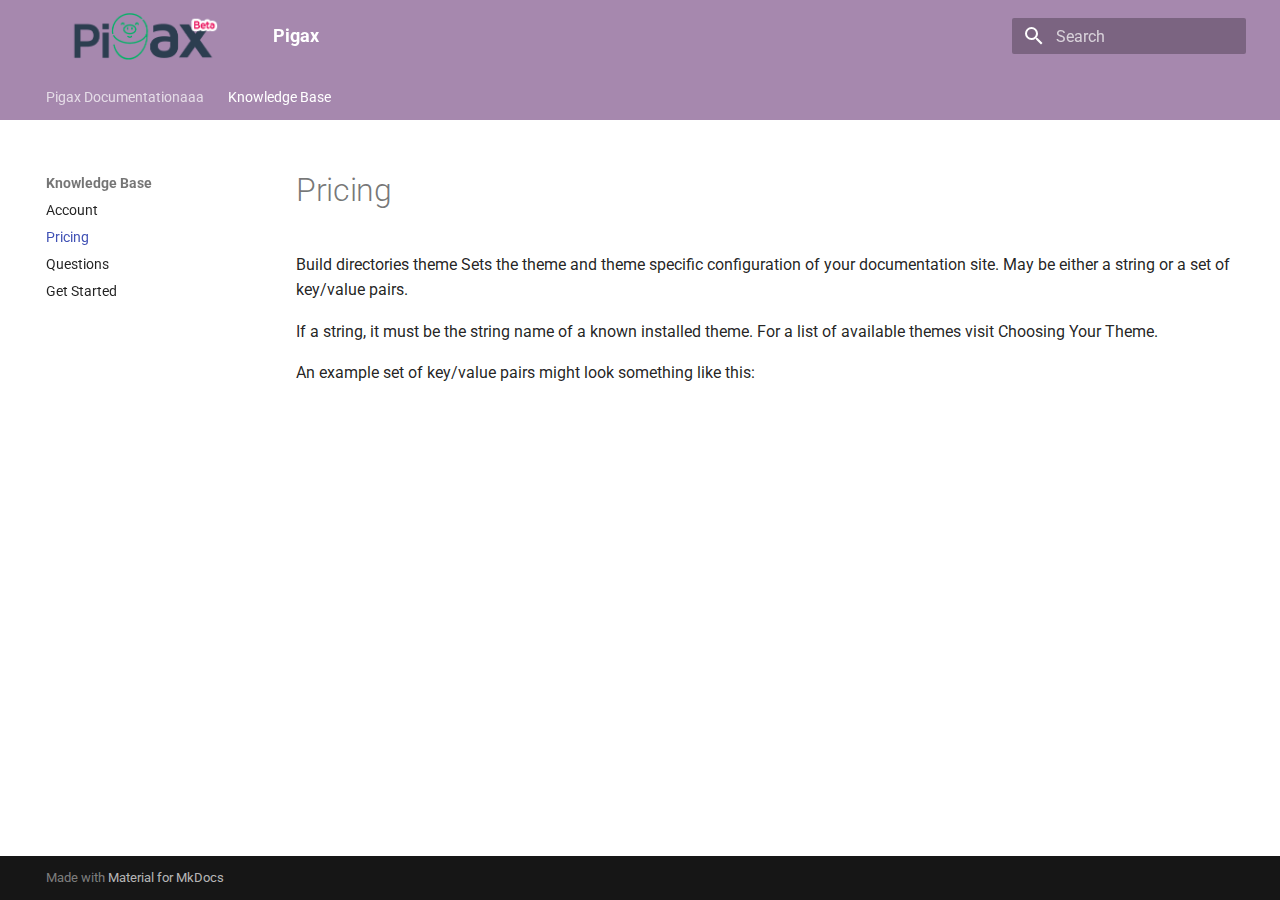
<file: Knowledge-Base/Pricing/index.html>
<!doctype html>
<html lang="en" class="no-js">
  <head>
    
      <meta charset="utf-8">
      <meta name="viewport" content="width=device-width,initial-scale=1">
      
      
      
      
        <link rel="prev" href="../Account/">
      
      
        <link rel="next" href="../Questions/">
      
      
        
      
      
      <link rel="icon" href="../../assets/images/favicon.png">
      <meta name="generator" content="mkdocs-1.6.1, mkdocs-material-9.7.1">
    
    
      
        <title>Pricing - Pigax</title>
      
    
    
      <link rel="stylesheet" href="../../assets/stylesheets/main.484c7ddc.min.css">
      
      


    
    
      
    
    
      
        
        
        <link rel="preconnect" href="https://fonts.gstatic.com" crossorigin>
        <link rel="stylesheet" href="https://fonts.googleapis.com/css?family=Roboto:300,300i,400,400i,700,700i%7CRoboto+Mono:400,400i,700,700i&display=fallback">
        <style>:root{--md-text-font:"Roboto";--md-code-font:"Roboto Mono"}</style>
      
    
    
      <link rel="stylesheet" href="../../stylesheets/extra.css">
    
    <script>__md_scope=new URL("../..",location),__md_hash=e=>[...e].reduce(((e,_)=>(e<<5)-e+_.charCodeAt(0)),0),__md_get=(e,_=localStorage,t=__md_scope)=>JSON.parse(_.getItem(t.pathname+"."+e)),__md_set=(e,_,t=localStorage,a=__md_scope)=>{try{t.setItem(a.pathname+"."+e,JSON.stringify(_))}catch(e){}}</script>
    
      

    
    
  </head>
  
  
    <body dir="ltr">
  
    
    <input class="md-toggle" data-md-toggle="drawer" type="checkbox" id="__drawer" autocomplete="off">
    <input class="md-toggle" data-md-toggle="search" type="checkbox" id="__search" autocomplete="off">
    <label class="md-overlay" for="__drawer"></label>
    <div data-md-component="skip">
      
    </div>
    <div data-md-component="announce">
      
    </div>
    
    
      

<header class="md-header" data-md-component="header">
  <nav class="md-header__inner md-grid" aria-label="Header">
    <a href="../.." title="Pigax" class="md-header__button md-logo" aria-label="Pigax" data-md-component="logo">
      
  <img src="../../assets/pigaxlogo.png" alt="logo">

    </a>
    <label class="md-header__button md-icon" for="__drawer">
      
      <svg xmlns="http://www.w3.org/2000/svg" viewBox="0 0 24 24"><path d="M3 6h18v2H3zm0 5h18v2H3zm0 5h18v2H3z"/></svg>
    </label>
    <div class="md-header__title" data-md-component="header-title">
      <div class="md-header__ellipsis">
        <div class="md-header__topic">
          <span class="md-ellipsis">
            Pigax
          </span>
        </div>
        <div class="md-header__topic" data-md-component="header-topic">
          <span class="md-ellipsis">
            
              Pricing
            
          </span>
        </div>
      </div>
    </div>
    
    
      <script>var palette=__md_get("__palette");if(palette&&palette.color){if("(prefers-color-scheme)"===palette.color.media){var media=matchMedia("(prefers-color-scheme: light)"),input=document.querySelector(media.matches?"[data-md-color-media='(prefers-color-scheme: light)']":"[data-md-color-media='(prefers-color-scheme: dark)']");palette.color.media=input.getAttribute("data-md-color-media"),palette.color.scheme=input.getAttribute("data-md-color-scheme"),palette.color.primary=input.getAttribute("data-md-color-primary"),palette.color.accent=input.getAttribute("data-md-color-accent")}for(var[key,value]of Object.entries(palette.color))document.body.setAttribute("data-md-color-"+key,value)}</script>
    
    
    
      
      
        <label class="md-header__button md-icon" for="__search">
          
          <svg xmlns="http://www.w3.org/2000/svg" viewBox="0 0 24 24"><path d="M9.5 3A6.5 6.5 0 0 1 16 9.5c0 1.61-.59 3.09-1.56 4.23l.27.27h.79l5 5-1.5 1.5-5-5v-.79l-.27-.27A6.52 6.52 0 0 1 9.5 16 6.5 6.5 0 0 1 3 9.5 6.5 6.5 0 0 1 9.5 3m0 2C7 5 5 7 5 9.5S7 14 9.5 14 14 12 14 9.5 12 5 9.5 5"/></svg>
        </label>
        <div class="md-search" data-md-component="search" role="dialog">
  <label class="md-search__overlay" for="__search"></label>
  <div class="md-search__inner" role="search">
    <form class="md-search__form" name="search">
      <input type="text" class="md-search__input" name="query" aria-label="Search" placeholder="Search" autocapitalize="off" autocorrect="off" autocomplete="off" spellcheck="false" data-md-component="search-query" required>
      <label class="md-search__icon md-icon" for="__search">
        
        <svg xmlns="http://www.w3.org/2000/svg" viewBox="0 0 24 24"><path d="M9.5 3A6.5 6.5 0 0 1 16 9.5c0 1.61-.59 3.09-1.56 4.23l.27.27h.79l5 5-1.5 1.5-5-5v-.79l-.27-.27A6.52 6.52 0 0 1 9.5 16 6.5 6.5 0 0 1 3 9.5 6.5 6.5 0 0 1 9.5 3m0 2C7 5 5 7 5 9.5S7 14 9.5 14 14 12 14 9.5 12 5 9.5 5"/></svg>
        
        <svg xmlns="http://www.w3.org/2000/svg" viewBox="0 0 24 24"><path d="M20 11v2H8l5.5 5.5-1.42 1.42L4.16 12l7.92-7.92L13.5 5.5 8 11z"/></svg>
      </label>
      <nav class="md-search__options" aria-label="Search">
        
        <button type="reset" class="md-search__icon md-icon" title="Clear" aria-label="Clear" tabindex="-1">
          
          <svg xmlns="http://www.w3.org/2000/svg" viewBox="0 0 24 24"><path d="M19 6.41 17.59 5 12 10.59 6.41 5 5 6.41 10.59 12 5 17.59 6.41 19 12 13.41 17.59 19 19 17.59 13.41 12z"/></svg>
        </button>
      </nav>
      
        <div class="md-search__suggest" data-md-component="search-suggest"></div>
      
    </form>
    <div class="md-search__output">
      <div class="md-search__scrollwrap" tabindex="0" data-md-scrollfix>
        <div class="md-search-result" data-md-component="search-result">
          <div class="md-search-result__meta">
            Initializing search
          </div>
          <ol class="md-search-result__list" role="presentation"></ol>
        </div>
      </div>
    </div>
  </div>
</div>
      
    
    
  </nav>
  
</header>
    
    <div class="md-container" data-md-component="container">
      
      
        
          
            
<nav class="md-tabs" aria-label="Tabs" data-md-component="tabs">
  <div class="md-grid">
    <ul class="md-tabs__list">
      
        
  
  
  
  
    <li class="md-tabs__item">
      <a href="../.." class="md-tabs__link">
        
  
  
    
  
  Pigax Documentationaaa

      </a>
    </li>
  

      
        
  
  
  
    
  
  
    
    
      <li class="md-tabs__item md-tabs__item--active">
        <a href="../Account/" class="md-tabs__link">
          
  
  
  Knowledge Base

        </a>
      </li>
    
  

      
    </ul>
  </div>
</nav>
          
        
      
      <main class="md-main" data-md-component="main">
        <div class="md-main__inner md-grid">
          
            
              
              <div class="md-sidebar md-sidebar--primary" data-md-component="sidebar" data-md-type="navigation" >
                <div class="md-sidebar__scrollwrap">
                  <div class="md-sidebar__inner">
                    


  


  

<nav class="md-nav md-nav--primary md-nav--lifted md-nav--integrated" aria-label="Navigation" data-md-level="0">
  <label class="md-nav__title" for="__drawer">
    <a href="../.." title="Pigax" class="md-nav__button md-logo" aria-label="Pigax" data-md-component="logo">
      
  <img src="../../assets/pigaxlogo.png" alt="logo">

    </a>
    Pigax
  </label>
  
  <ul class="md-nav__list" data-md-scrollfix>
    
      
      
  
  
  
  
    <li class="md-nav__item">
      <a href="../.." class="md-nav__link">
        
  
  
  <span class="md-ellipsis">
    
  
    Pigax Documentationaaa
  

    
  </span>
  
  

      </a>
    </li>
  

    
      
      
  
  
    
  
  
  
    
    
    
    
      
        
        
      
      
        
      
    
    
    <li class="md-nav__item md-nav__item--active md-nav__item--section md-nav__item--nested">
      
        
        
        <input class="md-nav__toggle md-toggle " type="checkbox" id="__nav_2" checked>
        
          
          <label class="md-nav__link" for="__nav_2" id="__nav_2_label" tabindex="">
            
  
  
  <span class="md-ellipsis">
    
  
    Knowledge Base
  

    
  </span>
  
  

            <span class="md-nav__icon md-icon"></span>
          </label>
        
        <nav class="md-nav" data-md-level="1" aria-labelledby="__nav_2_label" aria-expanded="true">
          <label class="md-nav__title" for="__nav_2">
            <span class="md-nav__icon md-icon"></span>
            
  
    Knowledge Base
  

          </label>
          <ul class="md-nav__list" data-md-scrollfix>
            
              
                
  
  
  
  
    <li class="md-nav__item">
      <a href="../Account/" class="md-nav__link">
        
  
  
  <span class="md-ellipsis">
    
  
    Account
  

    
  </span>
  
  

      </a>
    </li>
  

              
            
              
                
  
  
    
  
  
  
    <li class="md-nav__item md-nav__item--active">
      
      <input class="md-nav__toggle md-toggle" type="checkbox" id="__toc">
      
      
      
      <a href="./" class="md-nav__link md-nav__link--active">
        
  
  
  <span class="md-ellipsis">
    
  
    Pricing
  

    
  </span>
  
  

      </a>
      
    </li>
  

              
            
              
                
  
  
  
  
    <li class="md-nav__item">
      <a href="../Questions/" class="md-nav__link">
        
  
  
  <span class="md-ellipsis">
    
  
    Questions
  

    
  </span>
  
  

      </a>
    </li>
  

              
            
              
                
  
  
  
  
    <li class="md-nav__item">
      <a href="../bliss/" class="md-nav__link">
        
  
  
  <span class="md-ellipsis">
    
  
    Get Started
  

    
  </span>
  
  

      </a>
    </li>
  

              
            
          </ul>
        </nav>
      
    </li>
  

    
  </ul>
</nav>
                  </div>
                </div>
              </div>
            
            
          
          
            <div class="md-content" data-md-component="content">
              
              <article class="md-content__inner md-typeset">
                
                  



  <h1>Pricing</h1>

<p>Build directories
theme
Sets the theme and theme specific configuration of your documentation site. May be either a string or a set of key/value pairs.</p>
<p>If a string, it must be the string name of a known installed theme. For a list of available themes visit Choosing Your Theme.</p>
<p>An example set of key/value pairs might look something like this:</p>












                
              </article>
            </div>
          
          
<script>var target=document.getElementById(location.hash.slice(1));target&&target.name&&(target.checked=target.name.startsWith("__tabbed_"))</script>
        </div>
        
          <button type="button" class="md-top md-icon" data-md-component="top" hidden>
  
  <svg xmlns="http://www.w3.org/2000/svg" viewBox="0 0 24 24"><path d="M13 20h-2V8l-5.5 5.5-1.42-1.42L12 4.16l7.92 7.92-1.42 1.42L13 8z"/></svg>
  Back to top
</button>
        
      </main>
      
        <footer class="md-footer">
  
  <div class="md-footer-meta md-typeset">
    <div class="md-footer-meta__inner md-grid">
      <div class="md-copyright">
  
  
    Made with
    <a href="https://squidfunk.github.io/mkdocs-material/" target="_blank" rel="noopener">
      Material for MkDocs
    </a>
  
</div>
      
    </div>
  </div>
</footer>
      
    </div>
    <div class="md-dialog" data-md-component="dialog">
      <div class="md-dialog__inner md-typeset"></div>
    </div>
    
    
    
      
      
      <script id="__config" type="application/json">{"annotate": null, "base": "../..", "features": ["navigation.instant", "navigation.sections", "navigation.tabs", "toc.integrate", "navigation.top", "search.suggest", "search.highlight", "content.tab.link", "content.code.annotation", "content.code.copy"], "search": "../../assets/javascripts/workers/search.2c215733.min.js", "tags": null, "translations": {"clipboard.copied": "Copied to clipboard", "clipboard.copy": "Copy to clipboard", "search.result.more.one": "1 more on this page", "search.result.more.other": "# more on this page", "search.result.none": "No matching documents", "search.result.one": "1 matching document", "search.result.other": "# matching documents", "search.result.placeholder": "Type to start searching", "search.result.term.missing": "Missing", "select.version": "Select version"}, "version": null}</script>
    
    
      <script src="../../assets/javascripts/bundle.79ae519e.min.js"></script>
      
    
  </body>
</html>
</file>
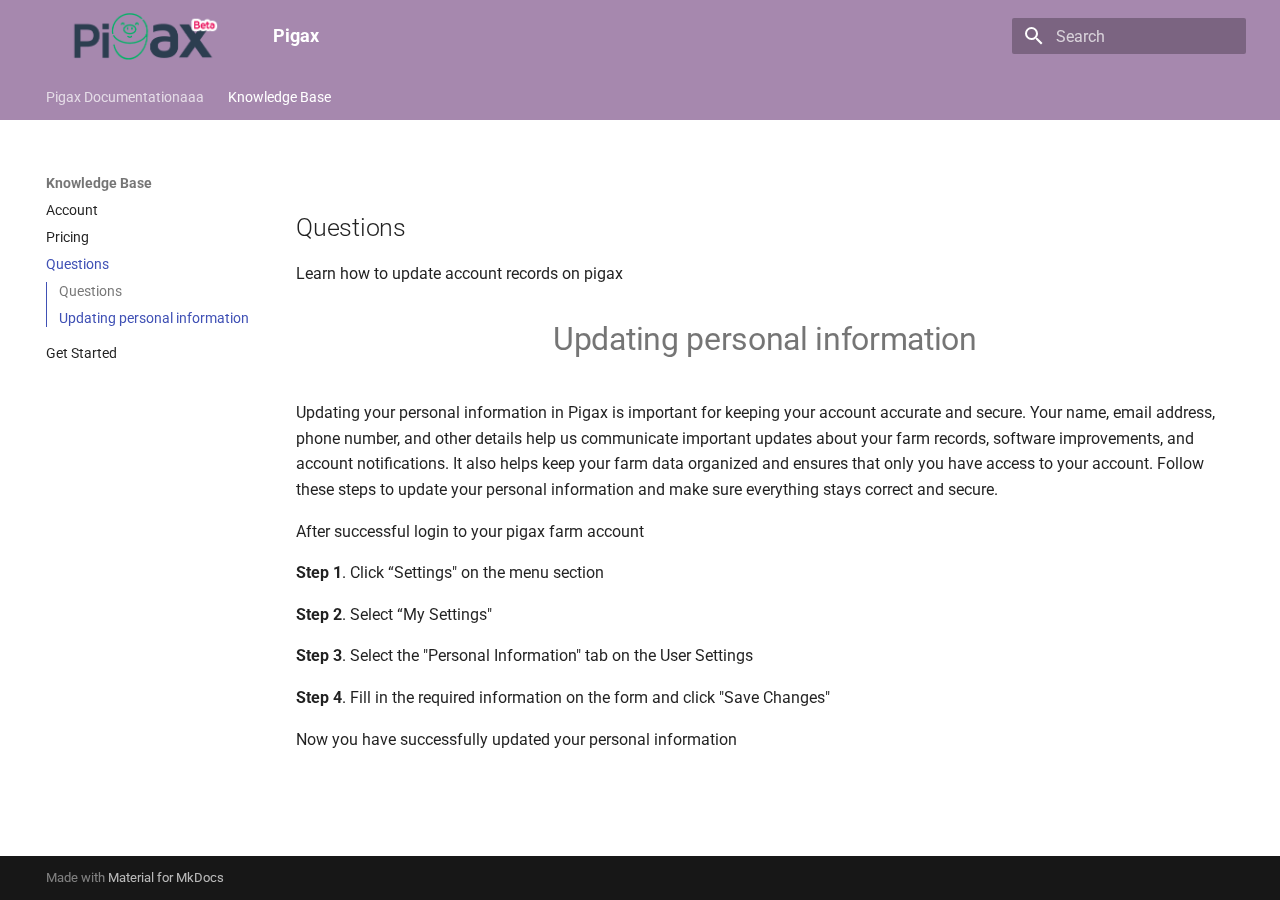
<file: Knowledge-Base/Questions/index.html>
<!doctype html>
<html lang="en" class="no-js">
  <head>
    
      <meta charset="utf-8">
      <meta name="viewport" content="width=device-width,initial-scale=1">
      
      
      
      
        <link rel="prev" href="../Pricing/">
      
      
        <link rel="next" href="../bliss/">
      
      
        
      
      
      <link rel="icon" href="../../assets/images/favicon.png">
      <meta name="generator" content="mkdocs-1.6.1, mkdocs-material-9.7.1">
    
    
      
        <title>Questions - Pigax</title>
      
    
    
      <link rel="stylesheet" href="../../assets/stylesheets/main.484c7ddc.min.css">
      
      


    
    
      
    
    
      
        
        
        <link rel="preconnect" href="https://fonts.gstatic.com" crossorigin>
        <link rel="stylesheet" href="https://fonts.googleapis.com/css?family=Roboto:300,300i,400,400i,700,700i%7CRoboto+Mono:400,400i,700,700i&display=fallback">
        <style>:root{--md-text-font:"Roboto";--md-code-font:"Roboto Mono"}</style>
      
    
    
      <link rel="stylesheet" href="../../stylesheets/extra.css">
    
    <script>__md_scope=new URL("../..",location),__md_hash=e=>[...e].reduce(((e,_)=>(e<<5)-e+_.charCodeAt(0)),0),__md_get=(e,_=localStorage,t=__md_scope)=>JSON.parse(_.getItem(t.pathname+"."+e)),__md_set=(e,_,t=localStorage,a=__md_scope)=>{try{t.setItem(a.pathname+"."+e,JSON.stringify(_))}catch(e){}}</script>
    
      

    
    
  </head>
  
  
    <body dir="ltr">
  
    
    <input class="md-toggle" data-md-toggle="drawer" type="checkbox" id="__drawer" autocomplete="off">
    <input class="md-toggle" data-md-toggle="search" type="checkbox" id="__search" autocomplete="off">
    <label class="md-overlay" for="__drawer"></label>
    <div data-md-component="skip">
      
        
        <a href="#questions" class="md-skip">
          Skip to content
        </a>
      
    </div>
    <div data-md-component="announce">
      
    </div>
    
    
      

<header class="md-header" data-md-component="header">
  <nav class="md-header__inner md-grid" aria-label="Header">
    <a href="../.." title="Pigax" class="md-header__button md-logo" aria-label="Pigax" data-md-component="logo">
      
  <img src="../../assets/pigaxlogo.png" alt="logo">

    </a>
    <label class="md-header__button md-icon" for="__drawer">
      
      <svg xmlns="http://www.w3.org/2000/svg" viewBox="0 0 24 24"><path d="M3 6h18v2H3zm0 5h18v2H3zm0 5h18v2H3z"/></svg>
    </label>
    <div class="md-header__title" data-md-component="header-title">
      <div class="md-header__ellipsis">
        <div class="md-header__topic">
          <span class="md-ellipsis">
            Pigax
          </span>
        </div>
        <div class="md-header__topic" data-md-component="header-topic">
          <span class="md-ellipsis">
            
              Questions
            
          </span>
        </div>
      </div>
    </div>
    
    
      <script>var palette=__md_get("__palette");if(palette&&palette.color){if("(prefers-color-scheme)"===palette.color.media){var media=matchMedia("(prefers-color-scheme: light)"),input=document.querySelector(media.matches?"[data-md-color-media='(prefers-color-scheme: light)']":"[data-md-color-media='(prefers-color-scheme: dark)']");palette.color.media=input.getAttribute("data-md-color-media"),palette.color.scheme=input.getAttribute("data-md-color-scheme"),palette.color.primary=input.getAttribute("data-md-color-primary"),palette.color.accent=input.getAttribute("data-md-color-accent")}for(var[key,value]of Object.entries(palette.color))document.body.setAttribute("data-md-color-"+key,value)}</script>
    
    
    
      
      
        <label class="md-header__button md-icon" for="__search">
          
          <svg xmlns="http://www.w3.org/2000/svg" viewBox="0 0 24 24"><path d="M9.5 3A6.5 6.5 0 0 1 16 9.5c0 1.61-.59 3.09-1.56 4.23l.27.27h.79l5 5-1.5 1.5-5-5v-.79l-.27-.27A6.52 6.52 0 0 1 9.5 16 6.5 6.5 0 0 1 3 9.5 6.5 6.5 0 0 1 9.5 3m0 2C7 5 5 7 5 9.5S7 14 9.5 14 14 12 14 9.5 12 5 9.5 5"/></svg>
        </label>
        <div class="md-search" data-md-component="search" role="dialog">
  <label class="md-search__overlay" for="__search"></label>
  <div class="md-search__inner" role="search">
    <form class="md-search__form" name="search">
      <input type="text" class="md-search__input" name="query" aria-label="Search" placeholder="Search" autocapitalize="off" autocorrect="off" autocomplete="off" spellcheck="false" data-md-component="search-query" required>
      <label class="md-search__icon md-icon" for="__search">
        
        <svg xmlns="http://www.w3.org/2000/svg" viewBox="0 0 24 24"><path d="M9.5 3A6.5 6.5 0 0 1 16 9.5c0 1.61-.59 3.09-1.56 4.23l.27.27h.79l5 5-1.5 1.5-5-5v-.79l-.27-.27A6.52 6.52 0 0 1 9.5 16 6.5 6.5 0 0 1 3 9.5 6.5 6.5 0 0 1 9.5 3m0 2C7 5 5 7 5 9.5S7 14 9.5 14 14 12 14 9.5 12 5 9.5 5"/></svg>
        
        <svg xmlns="http://www.w3.org/2000/svg" viewBox="0 0 24 24"><path d="M20 11v2H8l5.5 5.5-1.42 1.42L4.16 12l7.92-7.92L13.5 5.5 8 11z"/></svg>
      </label>
      <nav class="md-search__options" aria-label="Search">
        
        <button type="reset" class="md-search__icon md-icon" title="Clear" aria-label="Clear" tabindex="-1">
          
          <svg xmlns="http://www.w3.org/2000/svg" viewBox="0 0 24 24"><path d="M19 6.41 17.59 5 12 10.59 6.41 5 5 6.41 10.59 12 5 17.59 6.41 19 12 13.41 17.59 19 19 17.59 13.41 12z"/></svg>
        </button>
      </nav>
      
        <div class="md-search__suggest" data-md-component="search-suggest"></div>
      
    </form>
    <div class="md-search__output">
      <div class="md-search__scrollwrap" tabindex="0" data-md-scrollfix>
        <div class="md-search-result" data-md-component="search-result">
          <div class="md-search-result__meta">
            Initializing search
          </div>
          <ol class="md-search-result__list" role="presentation"></ol>
        </div>
      </div>
    </div>
  </div>
</div>
      
    
    
  </nav>
  
</header>
    
    <div class="md-container" data-md-component="container">
      
      
        
          
            
<nav class="md-tabs" aria-label="Tabs" data-md-component="tabs">
  <div class="md-grid">
    <ul class="md-tabs__list">
      
        
  
  
  
  
    <li class="md-tabs__item">
      <a href="../.." class="md-tabs__link">
        
  
  
    
  
  Pigax Documentationaaa

      </a>
    </li>
  

      
        
  
  
  
    
  
  
    
    
      <li class="md-tabs__item md-tabs__item--active">
        <a href="../Account/" class="md-tabs__link">
          
  
  
  Knowledge Base

        </a>
      </li>
    
  

      
    </ul>
  </div>
</nav>
          
        
      
      <main class="md-main" data-md-component="main">
        <div class="md-main__inner md-grid">
          
            
              
              <div class="md-sidebar md-sidebar--primary" data-md-component="sidebar" data-md-type="navigation" >
                <div class="md-sidebar__scrollwrap">
                  <div class="md-sidebar__inner">
                    


  


  

<nav class="md-nav md-nav--primary md-nav--lifted md-nav--integrated" aria-label="Navigation" data-md-level="0">
  <label class="md-nav__title" for="__drawer">
    <a href="../.." title="Pigax" class="md-nav__button md-logo" aria-label="Pigax" data-md-component="logo">
      
  <img src="../../assets/pigaxlogo.png" alt="logo">

    </a>
    Pigax
  </label>
  
  <ul class="md-nav__list" data-md-scrollfix>
    
      
      
  
  
  
  
    <li class="md-nav__item">
      <a href="../.." class="md-nav__link">
        
  
  
  <span class="md-ellipsis">
    
  
    Pigax Documentationaaa
  

    
  </span>
  
  

      </a>
    </li>
  

    
      
      
  
  
    
  
  
  
    
    
    
    
      
        
        
      
      
        
      
    
    
    <li class="md-nav__item md-nav__item--active md-nav__item--section md-nav__item--nested">
      
        
        
        <input class="md-nav__toggle md-toggle " type="checkbox" id="__nav_2" checked>
        
          
          <label class="md-nav__link" for="__nav_2" id="__nav_2_label" tabindex="">
            
  
  
  <span class="md-ellipsis">
    
  
    Knowledge Base
  

    
  </span>
  
  

            <span class="md-nav__icon md-icon"></span>
          </label>
        
        <nav class="md-nav" data-md-level="1" aria-labelledby="__nav_2_label" aria-expanded="true">
          <label class="md-nav__title" for="__nav_2">
            <span class="md-nav__icon md-icon"></span>
            
  
    Knowledge Base
  

          </label>
          <ul class="md-nav__list" data-md-scrollfix>
            
              
                
  
  
  
  
    <li class="md-nav__item">
      <a href="../Account/" class="md-nav__link">
        
  
  
  <span class="md-ellipsis">
    
  
    Account
  

    
  </span>
  
  

      </a>
    </li>
  

              
            
              
                
  
  
  
  
    <li class="md-nav__item">
      <a href="../Pricing/" class="md-nav__link">
        
  
  
  <span class="md-ellipsis">
    
  
    Pricing
  

    
  </span>
  
  

      </a>
    </li>
  

              
            
              
                
  
  
    
  
  
  
    <li class="md-nav__item md-nav__item--active">
      
      <input class="md-nav__toggle md-toggle" type="checkbox" id="__toc">
      
      
      
        <label class="md-nav__link md-nav__link--active" for="__toc">
          
  
  
  <span class="md-ellipsis">
    
  
    Questions
  

    
  </span>
  
  

          <span class="md-nav__icon md-icon"></span>
        </label>
      
      <a href="./" class="md-nav__link md-nav__link--active">
        
  
  
  <span class="md-ellipsis">
    
  
    Questions
  

    
  </span>
  
  

      </a>
      
        

<nav class="md-nav md-nav--secondary" aria-label="Table of contents">
  
  
  
  
    <label class="md-nav__title" for="__toc">
      <span class="md-nav__icon md-icon"></span>
      Table of contents
    </label>
    <ul class="md-nav__list" data-md-component="toc" data-md-scrollfix>
      
        <li class="md-nav__item">
  <a href="#questions" class="md-nav__link">
    <span class="md-ellipsis">
      
        Questions
      
    </span>
  </a>
  
</li>
      
        <li class="md-nav__item">
  <a href="#updating-personal-information" class="md-nav__link">
    <span class="md-ellipsis">
      
        Updating personal information
      
    </span>
  </a>
  
</li>
      
    </ul>
  
</nav>
      
    </li>
  

              
            
              
                
  
  
  
  
    <li class="md-nav__item">
      <a href="../bliss/" class="md-nav__link">
        
  
  
  <span class="md-ellipsis">
    
  
    Get Started
  

    
  </span>
  
  

      </a>
    </li>
  

              
            
          </ul>
        </nav>
      
    </li>
  

    
  </ul>
</nav>
                  </div>
                </div>
              </div>
            
            
          
          
            <div class="md-content" data-md-component="content">
              
              <article class="md-content__inner md-typeset">
                
                  



<h2 id="questions">Questions</h2>
<p>Learn how to update account records on pigax</p>
<h1 id="updating-personal-information"><p style="text-align: center;"><strong>Updating personal information</strong></p></h1>
<p>Updating your personal information in Pigax is important for keeping your account accurate and secure. Your name, email address, phone number, and other details help us communicate important updates about your farm records, software improvements, and account notifications. It also helps keep your farm data organized and ensures that only you have access to your account.
Follow these steps to update your personal information and make sure everything stays correct and secure.</p>
<p>After successful login to your pigax farm account</p>
<p><strong>Step 1</strong>. Click “Settings" on the menu section</p>
<p><strong>Step 2</strong>. Select “My Settings"</p>
<p><strong>Step 3</strong>. Select the "Personal Information" tab on the User Settings</p>
<p><strong>Step 4</strong>. Fill in the required information on the form and click "Save Changes"</p>
<p>Now you have successfully updated your personal information</p>












                
              </article>
            </div>
          
          
<script>var target=document.getElementById(location.hash.slice(1));target&&target.name&&(target.checked=target.name.startsWith("__tabbed_"))</script>
        </div>
        
          <button type="button" class="md-top md-icon" data-md-component="top" hidden>
  
  <svg xmlns="http://www.w3.org/2000/svg" viewBox="0 0 24 24"><path d="M13 20h-2V8l-5.5 5.5-1.42-1.42L12 4.16l7.92 7.92-1.42 1.42L13 8z"/></svg>
  Back to top
</button>
        
      </main>
      
        <footer class="md-footer">
  
  <div class="md-footer-meta md-typeset">
    <div class="md-footer-meta__inner md-grid">
      <div class="md-copyright">
  
  
    Made with
    <a href="https://squidfunk.github.io/mkdocs-material/" target="_blank" rel="noopener">
      Material for MkDocs
    </a>
  
</div>
      
    </div>
  </div>
</footer>
      
    </div>
    <div class="md-dialog" data-md-component="dialog">
      <div class="md-dialog__inner md-typeset"></div>
    </div>
    
    
    
      
      
      <script id="__config" type="application/json">{"annotate": null, "base": "../..", "features": ["navigation.instant", "navigation.sections", "navigation.tabs", "toc.integrate", "navigation.top", "search.suggest", "search.highlight", "content.tab.link", "content.code.annotation", "content.code.copy"], "search": "../../assets/javascripts/workers/search.2c215733.min.js", "tags": null, "translations": {"clipboard.copied": "Copied to clipboard", "clipboard.copy": "Copy to clipboard", "search.result.more.one": "1 more on this page", "search.result.more.other": "# more on this page", "search.result.none": "No matching documents", "search.result.one": "1 matching document", "search.result.other": "# matching documents", "search.result.placeholder": "Type to start searching", "search.result.term.missing": "Missing", "select.version": "Select version"}, "version": null}</script>
    
    
      <script src="../../assets/javascripts/bundle.79ae519e.min.js"></script>
      
    
  </body>
</html>
</file>
<file: stylesheets/extra.css>
.md-header,
.md-tabs {
  background-color: #71427ea0 !important;
}

/* Increase logo size in header */
.md-header__button.md-logo img {
  height: 48px;      /* default ~24px */
  width: auto;
}

/* ===== Pigax-style clickable cards ===== */

.clickable-cards {
  gap: 1rem;
}

/* Base card */
.clickable-card {
  display: block;
  padding: 1.2rem 1.3rem;
  border-radius: 0.9rem;
  text-decoration: none;
  color: inherit;

  background: linear-gradient(
    180deg,
    rgba(193, 153, 208, 0.9),
    #aa78d9e6
  );

  border: 1px solid rgba(96, 52, 110, 0.35);

  transition:
    transform 140ms ease,
    box-shadow 140ms ease,
    border-color 140ms ease,
    background 140ms ease;
}

/* Title */
.clickable-card h3 {
  margin: 0 0 0.4rem 0;
  font-weight: 600;
  color: rgb(114, 55, 123);
}

/* Description */
.clickable-card p {
  margin: 0;
  color: rgb(35, 34, 35);
  opacity: 0.9;
}

/* Hover state */
.clickable-card:hover {
  transform: translateY(-3px);

  background: linear-gradient(
    180deg,
    rgb(192, 179, 199),
    rgb(154, 133, 158)
  );

  border-color: rgb(188, 104, 237);

  box-shadow: 0 10px 28px rgba(0, 0, 0, 0.12);
}

/* Keyboard focus */
.clickable-card:focus,
.clickable-card:focus-visible {
  outline: 3px solid rgb(97, 12, 118);
  outline-offset: 4px;
}
</file>
<file: assets/stylesheets/main.484c7ddc.min.css>
@charset "UTF-8";html{-webkit-text-size-adjust:none;-moz-text-size-adjust:none;text-size-adjust:none;box-sizing:border-box}*,:after,:before{box-sizing:inherit}@media (prefers-reduced-motion){*,:after,:before{transition:none!important}}body{margin:0}a,button,input,label{-webkit-tap-highlight-color:transparent}a{color:inherit;text-decoration:none}hr{border:0;box-sizing:initial;display:block;height:.05rem;overflow:visible;padding:0}small{font-size:80%}sub,sup{line-height:1em}img{border-style:none}table{border-collapse:initial;border-spacing:0}td,th{font-weight:400;vertical-align:top}button{background:#0000;border:0;font-family:inherit;font-size:inherit;margin:0;padding:0}input{border:0;outline:none}:root{--md-primary-fg-color:#4051b5;--md-primary-fg-color--light:#5d6cc0;--md-primary-fg-color--dark:#303fa1;--md-primary-bg-color:#fff;--md-primary-bg-color--light:#ffffffb3;--md-accent-fg-color:#526cfe;--md-accent-fg-color--transparent:#526cfe1a;--md-accent-bg-color:#fff;--md-accent-bg-color--light:#ffffffb3}[data-md-color-scheme=default]{color-scheme:light}[data-md-color-scheme=default] img[src$="#gh-dark-mode-only"],[data-md-color-scheme=default] img[src$="#only-dark"]{display:none}:root,[data-md-color-scheme=default]{--md-hue:225deg;--md-default-fg-color:#000000de;--md-default-fg-color--light:#0000008a;--md-default-fg-color--lighter:#00000052;--md-default-fg-color--lightest:#00000012;--md-default-bg-color:#fff;--md-default-bg-color--light:#ffffffb3;--md-default-bg-color--lighter:#ffffff4d;--md-default-bg-color--lightest:#ffffff1f;--md-code-fg-color:#36464e;--md-code-bg-color:#f5f5f5;--md-code-bg-color--light:#f5f5f5b3;--md-code-bg-color--lighter:#f5f5f54d;--md-code-hl-color:#4287ff;--md-code-hl-color--light:#4287ff1a;--md-code-hl-number-color:#d52a2a;--md-code-hl-special-color:#db1457;--md-code-hl-function-color:#a846b9;--md-code-hl-constant-color:#6e59d9;--md-code-hl-keyword-color:#3f6ec6;--md-code-hl-string-color:#1c7d4d;--md-code-hl-name-color:var(--md-code-fg-color);--md-code-hl-operator-color:var(--md-default-fg-color--light);--md-code-hl-punctuation-color:var(--md-default-fg-color--light);--md-code-hl-comment-color:var(--md-default-fg-color--light);--md-code-hl-generic-color:var(--md-default-fg-color--light);--md-code-hl-variable-color:var(--md-default-fg-color--light);--md-typeset-color:var(--md-default-fg-color);--md-typeset-a-color:var(--md-primary-fg-color);--md-typeset-del-color:#f5503d26;--md-typeset-ins-color:#0bd57026;--md-typeset-kbd-color:#fafafa;--md-typeset-kbd-accent-color:#fff;--md-typeset-kbd-border-color:#b8b8b8;--md-typeset-mark-color:#ffff0080;--md-typeset-table-color:#0000001f;--md-typeset-table-color--light:rgba(0,0,0,.035);--md-admonition-fg-color:var(--md-default-fg-color);--md-admonition-bg-color:var(--md-default-bg-color);--md-warning-fg-color:#000000de;--md-warning-bg-color:#ff9;--md-footer-fg-color:#fff;--md-footer-fg-color--light:#ffffffb3;--md-footer-fg-color--lighter:#ffffff73;--md-footer-bg-color:#000000de;--md-footer-bg-color--dark:#00000052;--md-shadow-z1:0 0.2rem 0.5rem #0000000d,0 0 0.05rem #0000001a;--md-shadow-z2:0 0.2rem 0.5rem #0000001a,0 0 0.05rem #00000040;--md-shadow-z3:0 0.2rem 0.5rem #0003,0 0 0.05rem #00000059}.md-icon svg{fill:currentcolor;display:block;height:1.2rem;width:1.2rem}body{-webkit-font-smoothing:antialiased;-moz-osx-font-smoothing:grayscale;--md-text-font-family:var(--md-text-font,_),-apple-system,BlinkMacSystemFont,Helvetica,Arial,sans-serif;--md-code-font-family:var(--md-code-font,_),SFMono-Regular,Consolas,Menlo,monospace}aside,body,input{font-feature-settings:"kern","liga";color:var(--md-typeset-color);font-family:var(--md-text-font-family)}code,kbd,pre{font-feature-settings:"kern";font-family:var(--md-code-font-family)}:root{--md-typeset-table-sort-icon:url('data:image/svg+xml;charset=utf-8,<svg xmlns="http://www.w3.org/2000/svg" viewBox="0 0 24 24"><path d="m18 21-4-4h3V7h-3l4-4 4 4h-3v10h3M2 19v-2h10v2M2 13v-2h7v2M2 7V5h4v2z"/></svg>');--md-typeset-table-sort-icon--asc:url('data:image/svg+xml;charset=utf-8,<svg xmlns="http://www.w3.org/2000/svg" viewBox="0 0 24 24"><path d="M19 17h3l-4 4-4-4h3V3h2M2 17h10v2H2M6 5v2H2V5m0 6h7v2H2z"/></svg>');--md-typeset-table-sort-icon--desc:url('data:image/svg+xml;charset=utf-8,<svg xmlns="http://www.w3.org/2000/svg" viewBox="0 0 24 24"><path d="M19 7h3l-4-4-4 4h3v14h2M2 17h10v2H2M6 5v2H2V5m0 6h7v2H2z"/></svg>')}.md-typeset{-webkit-print-color-adjust:exact;color-adjust:exact;font-size:.8rem;line-height:1.6;overflow-wrap:break-word}@media print{.md-typeset{font-size:.68rem}}.md-typeset blockquote,.md-typeset dl,.md-typeset figure,.md-typeset ol,.md-typeset pre,.md-typeset ul{margin-bottom:1em;margin-top:1em}.md-typeset h1{color:var(--md-default-fg-color--light);font-size:2em;line-height:1.3;margin:0 0 1.25em}.md-typeset h1,.md-typeset h2{font-weight:300;letter-spacing:-.01em}.md-typeset h2{font-size:1.5625em;line-height:1.4;margin:1.6em 0 .64em}.md-typeset h3{font-size:1.25em;font-weight:400;letter-spacing:-.01em;line-height:1.5;margin:1.6em 0 .8em}.md-typeset h2+h3{margin-top:.8em}.md-typeset h4{font-weight:700;letter-spacing:-.01em;margin:1em 0}.md-typeset h5,.md-typeset h6{color:var(--md-default-fg-color--light);font-size:.8em;font-weight:700;letter-spacing:-.01em;margin:1.25em 0}.md-typeset h5{text-transform:uppercase}.md-typeset h5 code{text-transform:none}.md-typeset hr{border-bottom:.05rem solid var(--md-default-fg-color--lightest);display:flow-root;margin:1.5em 0}.md-typeset a{color:var(--md-typeset-a-color);word-break:break-word}.md-typeset a,.md-typeset a:before{transition:color 125ms}.md-typeset a:focus,.md-typeset a:hover{color:var(--md-accent-fg-color)}.md-typeset a:focus code,.md-typeset a:hover code{background-color:var(--md-accent-fg-color--transparent);color:var(--md-accent-fg-color)}.md-typeset a code{color:var(--md-typeset-a-color)}.md-typeset a.focus-visible{outline-color:var(--md-accent-fg-color);outline-offset:.2rem}.md-typeset code,.md-typeset kbd,.md-typeset pre{color:var(--md-code-fg-color);direction:ltr;font-variant-ligatures:none;transition:background-color 125ms}@media print{.md-typeset code,.md-typeset kbd,.md-typeset pre{white-space:pre-wrap}}.md-typeset code{background-color:var(--md-code-bg-color);border-radius:.1rem;-webkit-box-decoration-break:clone;box-decoration-break:clone;font-size:.85em;padding:0 .2941176471em;transition:color 125ms,background-color 125ms;word-break:break-word}.md-typeset code:not(.focus-visible){-webkit-tap-highlight-color:transparent;outline:none}.md-typeset pre{display:flow-root;line-height:1.4;position:relative}.md-typeset pre>code{-webkit-box-decoration-break:slice;box-decoration-break:slice;box-shadow:none;display:block;margin:0;outline-color:var(--md-accent-fg-color);overflow:auto;padding:.7720588235em 1.1764705882em;scrollbar-color:var(--md-default-fg-color--lighter) #0000;scrollbar-width:thin;touch-action:auto;word-break:normal}.md-typeset pre>code:hover{scrollbar-color:var(--md-accent-fg-color) #0000}.md-typeset pre>code::-webkit-scrollbar{height:.2rem;width:.2rem}.md-typeset pre>code::-webkit-scrollbar-thumb{background-color:var(--md-default-fg-color--lighter)}.md-typeset pre>code::-webkit-scrollbar-thumb:hover{background-color:var(--md-accent-fg-color)}.md-typeset kbd{background-color:var(--md-typeset-kbd-color);border-radius:.1rem;box-shadow:0 .1rem 0 .05rem var(--md-typeset-kbd-border-color),0 .1rem 0 var(--md-typeset-kbd-border-color),0 -.1rem .2rem var(--md-typeset-kbd-accent-color) inset;color:var(--md-default-fg-color);display:inline-block;font-size:.75em;padding:0 .6666666667em;vertical-align:text-top;word-break:break-word}.md-typeset mark{background-color:var(--md-typeset-mark-color);-webkit-box-decoration-break:clone;box-decoration-break:clone;color:inherit;word-break:break-word}.md-typeset abbr{cursor:help;text-decoration:none}.md-typeset [data-preview],.md-typeset abbr{border-bottom:.05rem dotted var(--md-default-fg-color--light)}.md-typeset small{opacity:.75}[dir=ltr] .md-typeset sub,[dir=ltr] .md-typeset sup{margin-left:.078125em}[dir=rtl] .md-typeset sub,[dir=rtl] .md-typeset sup{margin-right:.078125em}[dir=ltr] .md-typeset blockquote{padding-left:.6rem}[dir=rtl] .md-typeset blockquote{padding-right:.6rem}[dir=ltr] .md-typeset blockquote{border-left:.2rem solid var(--md-default-fg-color--lighter)}[dir=rtl] .md-typeset blockquote{border-right:.2rem solid var(--md-default-fg-color--lighter)}.md-typeset blockquote{color:var(--md-default-fg-color--light);margin-left:0;margin-right:0}.md-typeset ul{list-style-type:disc}.md-typeset ul[type]{list-style-type:revert-layer}[dir=ltr] .md-typeset ol,[dir=ltr] .md-typeset ul{margin-left:.625em}[dir=rtl] .md-typeset ol,[dir=rtl] .md-typeset ul{margin-right:.625em}.md-typeset ol,.md-typeset ul{padding:0}.md-typeset ol:not([hidden]),.md-typeset ul:not([hidden]){display:flow-root}.md-typeset ol ol,.md-typeset ul ol{list-style-type:lower-alpha}.md-typeset ol ol ol,.md-typeset ul ol ol{list-style-type:lower-roman}.md-typeset ol ol ol ol,.md-typeset ul ol ol ol{list-style-type:upper-alpha}.md-typeset ol ol ol ol ol,.md-typeset ul ol ol ol ol{list-style-type:upper-roman}.md-typeset ol[type],.md-typeset ul[type]{list-style-type:revert-layer}[dir=ltr] .md-typeset ol li,[dir=ltr] .md-typeset ul li{margin-left:1.25em}[dir=rtl] .md-typeset ol li,[dir=rtl] .md-typeset ul li{margin-right:1.25em}.md-typeset ol li,.md-typeset ul li{margin-bottom:.5em}.md-typeset ol li blockquote,.md-typeset ol li p,.md-typeset ul li blockquote,.md-typeset ul li p{margin:.5em 0}.md-typeset ol li:last-child,.md-typeset ul li:last-child{margin-bottom:0}[dir=ltr] .md-typeset ol li ol,[dir=ltr] .md-typeset ol li ul,[dir=ltr] .md-typeset ul li ol,[dir=ltr] .md-typeset ul li ul{margin-left:.625em}[dir=rtl] .md-typeset ol li ol,[dir=rtl] .md-typeset ol li ul,[dir=rtl] .md-typeset ul li ol,[dir=rtl] .md-typeset ul li ul{margin-right:.625em}.md-typeset ol li ol,.md-typeset ol li ul,.md-typeset ul li ol,.md-typeset ul li ul{margin-bottom:.5em;margin-top:.5em}[dir=ltr] .md-typeset dd{margin-left:1.875em}[dir=rtl] .md-typeset dd{margin-right:1.875em}.md-typeset dd{margin-bottom:1.5em;margin-top:1em}.md-typeset img,.md-typeset svg,.md-typeset video{height:auto;max-width:100%}.md-typeset img[align=left]{margin:1em 1em 1em 0}.md-typeset img[align=right]{margin:1em 0 1em 1em}.md-typeset img[align]:only-child{margin-top:0}.md-typeset figure{display:flow-root;margin:1em auto;max-width:100%;text-align:center;width:fit-content}.md-typeset figure img{display:block;margin:0 auto}.md-typeset figcaption{font-style:italic;margin:1em auto;max-width:24rem}.md-typeset iframe{max-width:100%}.md-typeset table:not([class]){background-color:var(--md-default-bg-color);border:.05rem solid var(--md-typeset-table-color);border-radius:.1rem;display:inline-block;font-size:.64rem;max-width:100%;overflow:auto;touch-action:auto}@media print{.md-typeset table:not([class]){display:table}}.md-typeset table:not([class])+*{margin-top:1.5em}.md-typeset table:not([class]) td>:first-child,.md-typeset table:not([class]) th>:first-child{margin-top:0}.md-typeset table:not([class]) td>:last-child,.md-typeset table:not([class]) th>:last-child{margin-bottom:0}.md-typeset table:not([class]) td:not([align]),.md-typeset table:not([class]) th:not([align]){text-align:left}[dir=rtl] .md-typeset table:not([class]) td:not([align]),[dir=rtl] .md-typeset table:not([class]) th:not([align]){text-align:right}.md-typeset table:not([class]) th{font-weight:700;min-width:5rem;padding:.9375em 1.25em;vertical-align:top}.md-typeset table:not([class]) td{border-top:.05rem solid var(--md-typeset-table-color);padding:.9375em 1.25em;vertical-align:top}.md-typeset table:not([class]) tbody tr{transition:background-color 125ms}.md-typeset table:not([class]) tbody tr:hover{background-color:var(--md-typeset-table-color--light);box-shadow:0 .05rem 0 var(--md-default-bg-color) inset}.md-typeset table:not([class]) a{word-break:normal}.md-typeset table th[role=columnheader]{cursor:pointer}[dir=ltr] .md-typeset table th[role=columnheader]:after{margin-left:.5em}[dir=rtl] .md-typeset table th[role=columnheader]:after{margin-right:.5em}.md-typeset table th[role=columnheader]:after{content:"";display:inline-block;height:1.2em;-webkit-mask-image:var(--md-typeset-table-sort-icon);mask-image:var(--md-typeset-table-sort-icon);-webkit-mask-repeat:no-repeat;mask-repeat:no-repeat;-webkit-mask-size:contain;mask-size:contain;transition:background-color 125ms;vertical-align:text-bottom;width:1.2em}.md-typeset table th[role=columnheader]:hover:after{background-color:var(--md-default-fg-color--lighter)}.md-typeset table th[role=columnheader][aria-sort=ascending]:after{background-color:var(--md-default-fg-color--light);-webkit-mask-image:var(--md-typeset-table-sort-icon--asc);mask-image:var(--md-typeset-table-sort-icon--asc)}.md-typeset table th[role=columnheader][aria-sort=descending]:after{background-color:var(--md-default-fg-color--light);-webkit-mask-image:var(--md-typeset-table-sort-icon--desc);mask-image:var(--md-typeset-table-sort-icon--desc)}.md-typeset__scrollwrap{margin:1em -.8rem;overflow-x:auto;touch-action:auto}.md-typeset__table{display:inline-block;margin-bottom:.5em;padding:0 .8rem}@media print{.md-typeset__table{display:block}}html .md-typeset__table table{display:table;margin:0;overflow:hidden;width:100%}@media screen and (max-width:44.984375em){.md-content__inner>pre{margin:1em -.8rem}.md-content__inner>pre code{border-radius:0}}.md-typeset .md-author{border-radius:100%;display:block;flex-shrink:0;height:1.6rem;overflow:hidden;position:relative;transition:color 125ms,transform 125ms;width:1.6rem}.md-typeset .md-author img{display:block}.md-typeset .md-author--more{background:var(--md-default-fg-color--lightest);color:var(--md-default-fg-color--lighter);font-size:.6rem;font-weight:700;line-height:1.6rem;text-align:center}.md-typeset .md-author--long{height:2.4rem;width:2.4rem}.md-typeset a.md-author{transform:scale(1)}.md-typeset a.md-author img{border-radius:100%;filter:grayscale(100%) opacity(75%);transition:filter 125ms}.md-typeset a.md-author:focus,.md-typeset a.md-author:hover{transform:scale(1.1);z-index:1}.md-typeset a.md-author:focus img,.md-typeset a.md-author:hover img{filter:grayscale(0)}.md-banner{background-color:var(--md-footer-bg-color);color:var(--md-footer-fg-color);overflow:auto}@media print{.md-banner{display:none}}.md-banner--warning{background-color:var(--md-warning-bg-color);color:var(--md-warning-fg-color)}.md-banner__inner{font-size:.7rem;margin:.6rem auto;padding:0 .8rem}[dir=ltr] .md-banner__button{float:right}[dir=rtl] .md-banner__button{float:left}.md-banner__button{color:inherit;cursor:pointer;transition:opacity .25s}.no-js .md-banner__button{display:none}.md-banner__button:hover{opacity:.7}html{font-size:125%;height:100%;overflow-x:hidden}@media screen and (min-width:100em){html{font-size:137.5%}}@media screen and (min-width:125em){html{font-size:150%}}body{background-color:var(--md-default-bg-color);display:flex;flex-direction:column;font-size:.5rem;min-height:100%;position:relative;width:100%}@media print{body{display:block}}@media screen and (max-width:59.984375em){body[data-md-scrolllock]{position:fixed}}.md-grid{margin-left:auto;margin-right:auto;max-width:61rem}.md-container{display:flex;flex-direction:column;flex-grow:1}@media print{.md-container{display:block}}.md-main{flex-grow:1}.md-main__inner{display:flex;height:100%;margin-top:1.5rem}.md-ellipsis{overflow:hidden;text-overflow:ellipsis}.md-toggle{display:none}.md-option{height:0;opacity:0;position:absolute;width:0}.md-option:checked+label:not([hidden]){display:block}.md-option.focus-visible+label{outline-color:var(--md-accent-fg-color);outline-style:auto}.md-skip{background-color:var(--md-default-fg-color);border-radius:.1rem;color:var(--md-default-bg-color);font-size:.64rem;margin:.5rem;opacity:0;outline-color:var(--md-accent-fg-color);padding:.3rem .5rem;position:fixed;transform:translateY(.4rem);z-index:-1}.md-skip:focus{opacity:1;transform:translateY(0);transition:transform .25s cubic-bezier(.4,0,.2,1),opacity 175ms 75ms;z-index:10}@page{margin:25mm}:root{--md-clipboard-icon:url('data:image/svg+xml;charset=utf-8,<svg xmlns="http://www.w3.org/2000/svg" viewBox="0 0 24 24"><path d="M19 21H8V7h11m0-2H8a2 2 0 0 0-2 2v14a2 2 0 0 0 2 2h11a2 2 0 0 0 2-2V7a2 2 0 0 0-2-2m-3-4H4a2 2 0 0 0-2 2v14h2V3h12z"/></svg>')}.md-clipboard{border-radius:.1rem;color:var(--md-default-fg-color--lightest);cursor:pointer;height:1.5em;outline-color:var(--md-accent-fg-color);outline-offset:.1rem;transition:color .25s;width:1.5em;z-index:1}@media print{.md-clipboard{display:none}}.md-clipboard:not(.focus-visible){-webkit-tap-highlight-color:transparent;outline:none}:hover>.md-clipboard{color:var(--md-default-fg-color--light)}.md-clipboard:focus,.md-clipboard:hover{color:var(--md-accent-fg-color)}.md-clipboard:after{background-color:currentcolor;content:"";display:block;height:1.125em;margin:0 auto;-webkit-mask-image:var(--md-clipboard-icon);mask-image:var(--md-clipboard-icon);-webkit-mask-position:center;mask-position:center;-webkit-mask-repeat:no-repeat;mask-repeat:no-repeat;-webkit-mask-size:contain;mask-size:contain;width:1.125em}.md-clipboard--inline{cursor:pointer}.md-clipboard--inline code{transition:color .25s,background-color .25s}.md-clipboard--inline:focus code,.md-clipboard--inline:hover code{background-color:var(--md-accent-fg-color--transparent);color:var(--md-accent-fg-color)}:root{--md-code-select-icon:url('data:image/svg+xml;charset=utf-8,<svg xmlns="http://www.w3.org/2000/svg" viewBox="0 0 24 24"><path d="M19 19h-4v2h4c1.1 0 2-.9 2-2v-4h-2m0-12h-4v2h4v4h2V5c0-1.1-.9-2-2-2M5 5h4V3H5c-1.1 0-2 .9-2 2v4h2m0 6H3v4c0 1.1.9 2 2 2h4v-2H5zm2-4h2v2H7zm4 0h2v2h-2zm4 0h2v2h-2zM7 7h2v2H7zm4 0h2v2h-2zm4 0h2v2h-2zm-8 8h2v2H7zm4 0h2v2h-2zm4 0h2v2h-2z"/></svg>');--md-code-copy-icon:url('data:image/svg+xml;charset=utf-8,<svg xmlns="http://www.w3.org/2000/svg" viewBox="0 0 24 24"><path d="M19 21H8V7h11m0-2H8a2 2 0 0 0-2 2v14a2 2 0 0 0 2 2h11a2 2 0 0 0 2-2V7a2 2 0 0 0-2-2m-3-4H4a2 2 0 0 0-2 2v14h2V3h12z"/></svg>')}.md-typeset .md-code__content{display:grid}.md-code__nav{background-color:var(--md-code-bg-color--lighter);border-radius:.1rem;display:flex;gap:.2rem;padding:.2rem;position:absolute;right:.25em;top:.25em;transition:background-color .25s;z-index:1}:hover>.md-code__nav{background-color:var(--md-code-bg-color--light)}.md-code__button{color:var(--md-default-fg-color--lightest);cursor:pointer;display:block;height:1.5em;outline-color:var(--md-accent-fg-color);outline-offset:.1rem;transition:color .25s;width:1.5em}:hover>*>.md-code__button{color:var(--md-default-fg-color--light)}.md-code__button.focus-visible,.md-code__button:hover{color:var(--md-accent-fg-color)}.md-code__button--active{color:var(--md-default-fg-color)!important}.md-code__button:after{background-color:currentcolor;content:"";display:block;height:1.125em;margin:0 auto;-webkit-mask-position:center;mask-position:center;-webkit-mask-repeat:no-repeat;mask-repeat:no-repeat;-webkit-mask-size:contain;mask-size:contain;width:1.125em}.md-code__button[data-md-type=select]:after{-webkit-mask-image:var(--md-code-select-icon);mask-image:var(--md-code-select-icon)}.md-code__button[data-md-type=copy]:after{-webkit-mask-image:var(--md-code-copy-icon);mask-image:var(--md-code-copy-icon)}@keyframes consent{0%{opacity:0;transform:translateY(100%)}to{opacity:1;transform:translateY(0)}}@keyframes overlay{0%{opacity:0}to{opacity:1}}.md-consent__overlay{animation:overlay .25s both;-webkit-backdrop-filter:blur(.1rem);backdrop-filter:blur(.1rem);background-color:#0000008a;height:100%;opacity:1;position:fixed;top:0;width:100%;z-index:5}.md-consent__inner{animation:consent .5s cubic-bezier(.1,.7,.1,1) both;background-color:var(--md-default-bg-color);border:0;border-radius:.1rem;bottom:0;box-shadow:0 0 .2rem #0000001a,0 .2rem .4rem #0003;max-height:100%;overflow:auto;padding:0;position:fixed;width:100%;z-index:5}.md-consent__form{padding:.8rem}.md-consent__settings{display:none;margin:1em 0}input:checked+.md-consent__settings{display:block}.md-consent__controls{margin-bottom:.8rem}.md-typeset .md-consent__controls .md-button{display:inline}@media screen and (max-width:44.984375em){.md-typeset .md-consent__controls .md-button{display:block;margin-top:.4rem;text-align:center;width:100%}}.md-consent label{cursor:pointer}.md-content{flex-grow:1;min-width:0}.md-content__inner{margin:0 .8rem 1.2rem;padding-top:.6rem}@media screen and (min-width:76.25em){[dir=ltr] .md-sidebar--primary:not([hidden])~.md-content>.md-content__inner{margin-left:1.2rem}[dir=ltr] .md-sidebar--secondary:not([hidden])~.md-content>.md-content__inner,[dir=rtl] .md-sidebar--primary:not([hidden])~.md-content>.md-content__inner{margin-right:1.2rem}[dir=rtl] .md-sidebar--secondary:not([hidden])~.md-content>.md-content__inner{margin-left:1.2rem}}.md-content__inner:before{content:"";display:block;height:.4rem}.md-content__inner>:last-child{margin-bottom:0}[dir=ltr] .md-content__button{float:right}[dir=rtl] .md-content__button{float:left}[dir=ltr] .md-content__button{margin-left:.4rem}[dir=rtl] .md-content__button{margin-right:.4rem}.md-content__button{margin:.4rem 0;padding:0}@media print{.md-content__button{display:none}}.md-typeset .md-content__button{color:var(--md-default-fg-color--lighter)}.md-content__button svg{display:inline;vertical-align:top}[dir=rtl] .md-content__button svg{transform:scaleX(-1)}[dir=ltr] .md-dialog{right:.8rem}[dir=rtl] .md-dialog{left:.8rem}.md-dialog{background-color:var(--md-default-fg-color);border-radius:.1rem;bottom:.8rem;box-shadow:var(--md-shadow-z3);min-width:11.1rem;opacity:0;padding:.4rem .6rem;pointer-events:none;position:fixed;transform:translateY(100%);transition:transform 0ms .4s,opacity .4s;z-index:4}@media print{.md-dialog{display:none}}.md-dialog--active{opacity:1;pointer-events:auto;transform:translateY(0);transition:transform .4s cubic-bezier(.075,.85,.175,1),opacity .4s}.md-dialog__inner{color:var(--md-default-bg-color);font-size:.7rem}.md-feedback{margin:2em 0 1em;text-align:center}.md-feedback fieldset{border:none;margin:0;padding:0}.md-feedback__title{font-weight:700;margin:1em auto}.md-feedback__inner{position:relative}.md-feedback__list{display:flex;flex-wrap:wrap;place-content:baseline center;position:relative}.md-feedback__list:hover .md-icon:not(:disabled){color:var(--md-default-fg-color--lighter)}:disabled .md-feedback__list{min-height:1.8rem}.md-feedback__icon{color:var(--md-default-fg-color--light);cursor:pointer;flex-shrink:0;margin:0 .1rem;transition:color 125ms}.md-feedback__icon:not(:disabled).md-icon:hover{color:var(--md-accent-fg-color)}.md-feedback__icon:disabled{color:var(--md-default-fg-color--lightest);pointer-events:none}.md-feedback__note{opacity:0;position:relative;transform:translateY(.4rem);transition:transform .4s cubic-bezier(.1,.7,.1,1),opacity .15s}.md-feedback__note>*{margin:0 auto;max-width:16rem}:disabled .md-feedback__note{opacity:1;transform:translateY(0)}@media print{.md-feedback{display:none}}.md-footer{background-color:var(--md-footer-bg-color);color:var(--md-footer-fg-color)}@media print{.md-footer{display:none}}.md-footer__inner{justify-content:space-between;overflow:auto;padding:.2rem}.md-footer__inner:not([hidden]){display:flex}.md-footer__link{align-items:end;display:flex;flex-grow:0.01;margin-bottom:.4rem;margin-top:1rem;max-width:100%;outline-color:var(--md-accent-fg-color);overflow:hidden;transition:opacity .25s}.md-footer__link:focus,.md-footer__link:hover{opacity:.7}[dir=rtl] .md-footer__link svg{transform:scaleX(-1)}@media screen and (max-width:44.984375em){.md-footer__link--prev{flex-shrink:0}.md-footer__link--prev .md-footer__title{display:none}}[dir=ltr] .md-footer__link--next{margin-left:auto}[dir=rtl] .md-footer__link--next{margin-right:auto}.md-footer__link--next{text-align:right}[dir=rtl] .md-footer__link--next{text-align:left}.md-footer__title{flex-grow:1;font-size:.9rem;margin-bottom:.7rem;max-width:calc(100% - 2.4rem);padding:0 1rem;white-space:nowrap}.md-footer__button{margin:.2rem;padding:.4rem}.md-footer__direction{font-size:.64rem;opacity:.7}.md-footer-meta{background-color:var(--md-footer-bg-color--dark)}.md-footer-meta__inner{display:flex;flex-wrap:wrap;justify-content:space-between;padding:.2rem}html .md-footer-meta.md-typeset a{color:var(--md-footer-fg-color--light)}html .md-footer-meta.md-typeset a:focus,html .md-footer-meta.md-typeset a:hover{color:var(--md-footer-fg-color)}.md-copyright{color:var(--md-footer-fg-color--lighter);font-size:.64rem;margin:auto .6rem;padding:.4rem 0;width:100%}@media screen and (min-width:45em){.md-copyright{width:auto}}.md-copyright__highlight{color:var(--md-footer-fg-color--light)}.md-social{display:inline-flex;gap:.2rem;margin:0 .4rem;padding:.2rem 0 .6rem}@media screen and (min-width:45em){.md-social{padding:.6rem 0}}.md-social__link{display:inline-block;height:1.6rem;text-align:center;width:1.6rem}.md-social__link:before{line-height:1.9}.md-social__link svg{fill:currentcolor;max-height:.8rem;vertical-align:-25%}.md-typeset .md-button{border:.1rem solid;border-radius:.1rem;color:var(--md-primary-fg-color);cursor:pointer;display:inline-block;font-weight:700;padding:.625em 2em;transition:color 125ms,background-color 125ms,border-color 125ms}.md-typeset .md-button--primary{background-color:var(--md-primary-fg-color);border-color:var(--md-primary-fg-color);color:var(--md-primary-bg-color)}.md-typeset .md-button:focus,.md-typeset .md-button:hover{background-color:var(--md-accent-fg-color);border-color:var(--md-accent-fg-color);color:var(--md-accent-bg-color)}[dir=ltr] .md-typeset .md-input{border-top-left-radius:.1rem}[dir=ltr] .md-typeset .md-input,[dir=rtl] .md-typeset .md-input{border-top-right-radius:.1rem}[dir=rtl] .md-typeset .md-input{border-top-left-radius:.1rem}.md-typeset .md-input{border-bottom:.1rem solid var(--md-default-fg-color--lighter);box-shadow:var(--md-shadow-z1);font-size:.8rem;height:1.8rem;padding:0 .6rem;transition:border .25s,box-shadow .25s}.md-typeset .md-input:focus,.md-typeset .md-input:hover{border-bottom-color:var(--md-accent-fg-color);box-shadow:var(--md-shadow-z2)}.md-typeset .md-input--stretch{width:100%}.md-header{background-color:var(--md-primary-fg-color);box-shadow:0 0 .2rem #0000,0 .2rem .4rem #0000;color:var(--md-primary-bg-color);display:block;left:0;position:sticky;right:0;top:0;z-index:4}@media print{.md-header{display:none}}.md-header[hidden]{transform:translateY(-100%);transition:transform .25s cubic-bezier(.8,0,.6,1),box-shadow .25s}.md-header--shadow{box-shadow:0 0 .2rem #0000001a,0 .2rem .4rem #0003;transition:transform .25s cubic-bezier(.1,.7,.1,1),box-shadow .25s}.md-header__inner{align-items:center;display:flex;padding:0 .2rem}.md-header__button{color:currentcolor;cursor:pointer;margin:.2rem;outline-color:var(--md-accent-fg-color);padding:.4rem;position:relative;transition:opacity .25s;vertical-align:middle;z-index:1}.md-header__button:hover{opacity:.7}.md-header__button:not([hidden]){display:inline-block}.md-header__button:not(.focus-visible){-webkit-tap-highlight-color:transparent;outline:none}.md-header__button.md-logo{margin:.2rem;padding:.4rem}@media screen and (max-width:76.234375em){.md-header__button.md-logo{display:none}}.md-header__button.md-logo img,.md-header__button.md-logo svg{fill:currentcolor;display:block;height:1.2rem;width:auto}@media screen and (min-width:60em){.md-header__button[for=__search]{display:none}}.no-js .md-header__button[for=__search]{display:none}[dir=rtl] .md-header__button[for=__search] svg{transform:scaleX(-1)}@media screen and (min-width:76.25em){.md-header__button[for=__drawer]{display:none}}.md-header__topic{display:flex;max-width:100%;position:absolute;transition:transform .4s cubic-bezier(.1,.7,.1,1),opacity .15s;white-space:nowrap}.md-header__topic+.md-header__topic{opacity:0;pointer-events:none;transform:translateX(1.25rem);transition:transform .4s cubic-bezier(1,.7,.1,.1),opacity .15s;z-index:-1}[dir=rtl] .md-header__topic+.md-header__topic{transform:translateX(-1.25rem)}.md-header__topic:first-child{font-weight:700}[dir=ltr] .md-header__title{margin-left:1rem;margin-right:.4rem}[dir=rtl] .md-header__title{margin-left:.4rem;margin-right:1rem}.md-header__title{flex-grow:1;font-size:.9rem;height:2.4rem;line-height:2.4rem}.md-header__title--active .md-header__topic{opacity:0;pointer-events:none;transform:translateX(-1.25rem);transition:transform .4s cubic-bezier(1,.7,.1,.1),opacity .15s;z-index:-1}[dir=rtl] .md-header__title--active .md-header__topic{transform:translateX(1.25rem)}.md-header__title--active .md-header__topic+.md-header__topic{opacity:1;pointer-events:auto;transform:translateX(0);transition:transform .4s cubic-bezier(.1,.7,.1,1),opacity .15s;z-index:0}.md-header__title>.md-header__ellipsis{height:100%;position:relative;width:100%}.md-header__option{display:flex;flex-shrink:0;max-width:100%;transition:max-width 0ms .25s,opacity .25s .25s;white-space:nowrap}[data-md-toggle=search]:checked~.md-header .md-header__option{max-width:0;opacity:0;transition:max-width 0ms,opacity 0ms}.md-header__option>input{bottom:0}.md-header__source{display:none}@media screen and (min-width:60em){[dir=ltr] .md-header__source{margin-left:1rem}[dir=rtl] .md-header__source{margin-right:1rem}.md-header__source{display:block;max-width:11.7rem;width:11.7rem}}@media screen and (min-width:76.25em){[dir=ltr] .md-header__source{margin-left:1.4rem}[dir=rtl] .md-header__source{margin-right:1.4rem}}.md-meta{color:var(--md-default-fg-color--light);font-size:.7rem;line-height:1.3}.md-meta__list{display:inline-flex;flex-wrap:wrap;list-style:none;margin:0;padding:0}.md-meta__item:not(:last-child):after{content:"·";margin-left:.2rem;margin-right:.2rem}.md-meta__link{color:var(--md-typeset-a-color)}.md-meta__link:focus,.md-meta__link:hover{color:var(--md-accent-fg-color)}.md-draft{background-color:#ff1744;border-radius:.125em;color:#fff;display:inline-block;font-weight:700;padding-left:.5714285714em;padding-right:.5714285714em}:root{--md-nav-icon--prev:url('data:image/svg+xml;charset=utf-8,<svg xmlns="http://www.w3.org/2000/svg" viewBox="0 0 24 24"><path d="M20 11v2H8l5.5 5.5-1.42 1.42L4.16 12l7.92-7.92L13.5 5.5 8 11z"/></svg>');--md-nav-icon--next:url('data:image/svg+xml;charset=utf-8,<svg xmlns="http://www.w3.org/2000/svg" viewBox="0 0 24 24"><path d="M8.59 16.58 13.17 12 8.59 7.41 10 6l6 6-6 6z"/></svg>');--md-toc-icon:url('data:image/svg+xml;charset=utf-8,<svg xmlns="http://www.w3.org/2000/svg" viewBox="0 0 24 24"><path d="M3 9h14V7H3zm0 4h14v-2H3zm0 4h14v-2H3zm16 0h2v-2h-2zm0-10v2h2V7zm0 6h2v-2h-2z"/></svg>')}.md-nav{font-size:.7rem;line-height:1.3}.md-nav__title{color:var(--md-default-fg-color--light);display:block;font-weight:700;overflow:hidden;padding:0 .6rem;text-overflow:ellipsis}.md-nav__title .md-nav__button{display:none}.md-nav__title .md-nav__button img{height:100%;width:auto}.md-nav__title .md-nav__button.md-logo img,.md-nav__title .md-nav__button.md-logo svg{fill:currentcolor;display:block;height:2.4rem;max-width:100%;object-fit:contain;width:auto}.md-nav__list{list-style:none;margin:0;padding:0}.md-nav__link{align-items:flex-start;display:flex;gap:.4rem;margin-top:.625em;scroll-snap-align:start;transition:color 125ms}.md-nav__link--passed,.md-nav__link--passed code{color:var(--md-default-fg-color--light)}.md-nav__item .md-nav__link--active,.md-nav__item .md-nav__link--active code{color:var(--md-typeset-a-color)}.md-nav__link .md-ellipsis{position:relative}.md-nav__link .md-ellipsis code{word-break:normal}[dir=ltr] .md-nav__link .md-icon:last-child{margin-left:auto}[dir=rtl] .md-nav__link .md-icon:last-child{margin-right:auto}.md-nav__link .md-typeset{font-size:.7rem;line-height:1.3}.md-nav__link svg{fill:currentcolor;flex-shrink:0;height:1.3em;position:relative}.md-nav__link[for]:focus,.md-nav__link[for]:hover,.md-nav__link[href]:focus,.md-nav__link[href]:hover{color:var(--md-accent-fg-color);cursor:pointer}.md-nav__link[for]:focus code,.md-nav__link[for]:hover code,.md-nav__link[href]:focus code,.md-nav__link[href]:hover code{background-color:var(--md-accent-fg-color--transparent);color:var(--md-accent-fg-color)}.md-nav__link.focus-visible{outline-color:var(--md-accent-fg-color);outline-offset:.2rem}.md-nav--primary .md-nav__link[for=__toc]{display:none}.md-nav--primary .md-nav__link[for=__toc] .md-icon:after{background-color:currentcolor;display:block;height:100%;-webkit-mask-image:var(--md-toc-icon);mask-image:var(--md-toc-icon);width:100%}.md-nav--primary .md-nav__link[for=__toc]~.md-nav{display:none}.md-nav__container>.md-nav__link{margin-top:0}.md-nav__container>.md-nav__link:first-child{flex-grow:1;min-width:0}.md-nav__icon{flex-shrink:0}.md-nav__source{display:none}@media screen and (max-width:76.234375em){.md-nav--primary,.md-nav--primary .md-nav{background-color:var(--md-default-bg-color);display:flex;flex-direction:column;height:100%;left:0;position:absolute;right:0;top:0;z-index:1}.md-nav--primary .md-nav__item,.md-nav--primary .md-nav__title{font-size:.8rem;line-height:1.5}.md-nav--primary .md-nav__title{background-color:var(--md-default-fg-color--lightest);color:var(--md-default-fg-color--light);cursor:pointer;height:5.6rem;line-height:2.4rem;padding:3rem .8rem .2rem;position:relative;white-space:nowrap}[dir=ltr] .md-nav--primary .md-nav__title .md-nav__icon{left:.4rem}[dir=rtl] .md-nav--primary .md-nav__title .md-nav__icon{right:.4rem}.md-nav--primary .md-nav__title .md-nav__icon{display:block;height:1.2rem;margin:.2rem;position:absolute;top:.4rem;width:1.2rem}.md-nav--primary .md-nav__title .md-nav__icon:after{background-color:currentcolor;content:"";display:block;height:100%;-webkit-mask-image:var(--md-nav-icon--prev);mask-image:var(--md-nav-icon--prev);-webkit-mask-position:center;mask-position:center;-webkit-mask-repeat:no-repeat;mask-repeat:no-repeat;-webkit-mask-size:contain;mask-size:contain;width:100%}.md-nav--primary .md-nav__title~.md-nav__list{background-color:var(--md-default-bg-color);box-shadow:0 .05rem 0 var(--md-default-fg-color--lightest) inset;overflow-y:auto;scroll-snap-type:y mandatory;touch-action:pan-y}.md-nav--primary .md-nav__title~.md-nav__list>:first-child{border-top:0}.md-nav--primary .md-nav__title[for=__drawer]{background-color:var(--md-primary-fg-color);color:var(--md-primary-bg-color);font-weight:700}.md-nav--primary .md-nav__title .md-logo{display:block;left:.2rem;margin:.2rem;padding:.4rem;position:absolute;right:.2rem;top:.2rem}.md-nav--primary .md-nav__list{flex:1}.md-nav--primary .md-nav__item{border-top:.05rem solid var(--md-default-fg-color--lightest)}.md-nav--primary .md-nav__item--active>.md-nav__link{color:var(--md-typeset-a-color)}.md-nav--primary .md-nav__item--active>.md-nav__link:focus,.md-nav--primary .md-nav__item--active>.md-nav__link:hover{color:var(--md-accent-fg-color)}.md-nav--primary .md-nav__link{margin-top:0;padding:.6rem .8rem}.md-nav--primary .md-nav__link svg{margin-top:.1em}.md-nav--primary .md-nav__link>.md-nav__link{padding:0}[dir=ltr] .md-nav--primary .md-nav__link .md-nav__icon{margin-right:-.2rem}[dir=rtl] .md-nav--primary .md-nav__link .md-nav__icon{margin-left:-.2rem}.md-nav--primary .md-nav__link .md-nav__icon{font-size:1.2rem;height:1.2rem;width:1.2rem}.md-nav--primary .md-nav__link .md-nav__icon:after{background-color:currentcolor;content:"";display:block;height:100%;-webkit-mask-image:var(--md-nav-icon--next);mask-image:var(--md-nav-icon--next);-webkit-mask-position:center;mask-position:center;-webkit-mask-repeat:no-repeat;mask-repeat:no-repeat;-webkit-mask-size:contain;mask-size:contain;width:100%}[dir=rtl] .md-nav--primary .md-nav__icon:after{transform:scale(-1)}.md-nav--primary .md-nav--secondary .md-nav{background-color:initial;position:static}[dir=ltr] .md-nav--primary .md-nav--secondary .md-nav .md-nav__link{padding-left:1.4rem}[dir=rtl] .md-nav--primary .md-nav--secondary .md-nav .md-nav__link{padding-right:1.4rem}[dir=ltr] .md-nav--primary .md-nav--secondary .md-nav .md-nav .md-nav__link{padding-left:2rem}[dir=rtl] .md-nav--primary .md-nav--secondary .md-nav .md-nav .md-nav__link{padding-right:2rem}[dir=ltr] .md-nav--primary .md-nav--secondary .md-nav .md-nav .md-nav .md-nav__link{padding-left:2.6rem}[dir=rtl] .md-nav--primary .md-nav--secondary .md-nav .md-nav .md-nav .md-nav__link{padding-right:2.6rem}[dir=ltr] .md-nav--primary .md-nav--secondary .md-nav .md-nav .md-nav .md-nav .md-nav__link{padding-left:3.2rem}[dir=rtl] .md-nav--primary .md-nav--secondary .md-nav .md-nav .md-nav .md-nav .md-nav__link{padding-right:3.2rem}.md-nav--secondary{background-color:initial}.md-nav__toggle~.md-nav{display:flex;opacity:0;transform:translateX(100%);transition:transform .25s cubic-bezier(.8,0,.6,1),opacity 125ms 50ms}[dir=rtl] .md-nav__toggle~.md-nav{transform:translateX(-100%)}.md-nav__toggle:checked~.md-nav{opacity:1;transform:translateX(0);transition:transform .25s cubic-bezier(.4,0,.2,1),opacity 125ms 125ms}.md-nav__toggle:checked~.md-nav>.md-nav__list{backface-visibility:hidden}}@media screen and (max-width:59.984375em){.md-nav--primary .md-nav__link[for=__toc]{display:flex}.md-nav--primary .md-nav__link[for=__toc] .md-icon:after{content:""}.md-nav--primary .md-nav__link[for=__toc]+.md-nav__link{display:none}.md-nav--primary .md-nav__link[for=__toc]~.md-nav{display:flex}.md-nav__source{background-color:var(--md-primary-fg-color--dark);color:var(--md-primary-bg-color);display:block;padding:0 .2rem}}@media screen and (min-width:60em) and (max-width:76.234375em){.md-nav--integrated .md-nav__link[for=__toc]{display:flex}.md-nav--integrated .md-nav__link[for=__toc] .md-icon:after{content:""}.md-nav--integrated .md-nav__link[for=__toc]+.md-nav__link{display:none}.md-nav--integrated .md-nav__link[for=__toc]~.md-nav{display:flex}}@media screen and (min-width:60em){.md-nav{margin-bottom:-.4rem}.md-nav--secondary .md-nav__title{background:var(--md-default-bg-color);box-shadow:0 0 .4rem .4rem var(--md-default-bg-color);position:sticky;top:0;z-index:1}.md-nav--secondary .md-nav__title[for=__toc]{scroll-snap-align:start}.md-nav--secondary .md-nav__title .md-nav__icon{display:none}[dir=ltr] .md-nav--secondary .md-nav__list{padding-left:.6rem}[dir=rtl] .md-nav--secondary .md-nav__list{padding-right:.6rem}.md-nav--secondary .md-nav__list{padding-bottom:.4rem}[dir=ltr] .md-nav--secondary .md-nav__item>.md-nav__link{margin-right:.4rem}[dir=rtl] .md-nav--secondary .md-nav__item>.md-nav__link{margin-left:.4rem}}@media screen and (min-width:76.25em){.md-nav{margin-bottom:-.4rem;transition:max-height .25s cubic-bezier(.86,0,.07,1)}.md-nav--primary .md-nav__title{background:var(--md-default-bg-color);box-shadow:0 0 .4rem .4rem var(--md-default-bg-color);position:sticky;top:0;z-index:1}.md-nav--primary .md-nav__title[for=__drawer]{scroll-snap-align:start}.md-nav--primary .md-nav__title .md-nav__icon{display:none}[dir=ltr] .md-nav--primary .md-nav__list{padding-left:.6rem}[dir=rtl] .md-nav--primary .md-nav__list{padding-right:.6rem}.md-nav--primary .md-nav__list{padding-bottom:.4rem}[dir=ltr] .md-nav--primary .md-nav__item>.md-nav__link{margin-right:.4rem}[dir=rtl] .md-nav--primary .md-nav__item>.md-nav__link{margin-left:.4rem}.md-nav__toggle~.md-nav{display:grid;grid-template-rows:minmax(.4rem,0fr);opacity:0;transition:grid-template-rows .25s cubic-bezier(.86,0,.07,1),opacity .25s,visibility 0ms .25s;visibility:collapse}.md-nav__toggle~.md-nav>.md-nav__list{overflow:hidden}.md-nav__toggle.md-toggle--indeterminate~.md-nav,.md-nav__toggle:checked~.md-nav{grid-template-rows:minmax(.4rem,1fr);opacity:1;transition:grid-template-rows .25s cubic-bezier(.86,0,.07,1),opacity .15s .1s,visibility 0ms;visibility:visible}.md-nav__toggle.md-toggle--indeterminate~.md-nav{transition:none}.md-nav__item--nested>.md-nav>.md-nav__title{display:none}.md-nav__item--section{display:block;margin:1.25em 0}.md-nav__item--section:last-child{margin-bottom:0}.md-nav__item--section>.md-nav__link{font-weight:700}.md-nav__item--section>.md-nav__link[for]{color:var(--md-default-fg-color--light)}.md-nav__item--section>.md-nav__link:not(.md-nav__container){pointer-events:none}.md-nav__item--section>.md-nav__link .md-icon,.md-nav__item--section>.md-nav__link>[for]{display:none}[dir=ltr] .md-nav__item--section>.md-nav{margin-left:-.6rem}[dir=rtl] .md-nav__item--section>.md-nav{margin-right:-.6rem}.md-nav__item--section>.md-nav{display:block;opacity:1;visibility:visible}.md-nav__item--section>.md-nav>.md-nav__list>.md-nav__item{padding:0}.md-nav__icon{border-radius:100%;height:.9rem;transition:background-color .25s;width:.9rem}.md-nav__icon:hover{background-color:var(--md-accent-fg-color--transparent)}.md-nav__icon:after{background-color:currentcolor;border-radius:100%;content:"";display:inline-block;height:100%;-webkit-mask-image:var(--md-nav-icon--next);mask-image:var(--md-nav-icon--next);-webkit-mask-position:center;mask-position:center;-webkit-mask-repeat:no-repeat;mask-repeat:no-repeat;-webkit-mask-size:contain;mask-size:contain;transition:transform .25s;vertical-align:-.1rem;width:100%}[dir=rtl] .md-nav__icon:after{transform:rotate(180deg)}.md-nav__item--nested .md-nav__toggle:checked~.md-nav__link .md-nav__icon:after,.md-nav__item--nested .md-toggle--indeterminate~.md-nav__link .md-nav__icon:after{transform:rotate(90deg)}.md-nav--lifted>.md-nav__list>.md-nav__item,.md-nav--lifted>.md-nav__title{display:none}.md-nav--lifted>.md-nav__list>.md-nav__item--active{display:block}.md-nav--lifted>.md-nav__list>.md-nav__item--active>.md-nav__link{background:var(--md-default-bg-color);box-shadow:0 0 .4rem .4rem var(--md-default-bg-color);margin-top:0;position:sticky;top:0;z-index:1}.md-nav--lifted>.md-nav__list>.md-nav__item--active>.md-nav__link:not(.md-nav__container){pointer-events:none}.md-nav--lifted>.md-nav__list>.md-nav__item--active.md-nav__item--section{margin:0}[dir=ltr] .md-nav--lifted>.md-nav__list>.md-nav__item>.md-nav:not(.md-nav--secondary){margin-left:-.6rem}[dir=rtl] .md-nav--lifted>.md-nav__list>.md-nav__item>.md-nav:not(.md-nav--secondary){margin-right:-.6rem}.md-nav--lifted>.md-nav__list>.md-nav__item>[for]{color:var(--md-default-fg-color--light)}.md-nav--lifted .md-nav[data-md-level="1"]{grid-template-rows:minmax(.4rem,1fr);opacity:1;visibility:visible}[dir=ltr] .md-nav--integrated>.md-nav__list>.md-nav__item--active .md-nav--secondary{border-left:.05rem solid var(--md-primary-fg-color)}[dir=rtl] .md-nav--integrated>.md-nav__list>.md-nav__item--active .md-nav--secondary{border-right:.05rem solid var(--md-primary-fg-color)}.md-nav--integrated>.md-nav__list>.md-nav__item--active .md-nav--secondary{display:block;margin-bottom:1.25em;opacity:1;visibility:visible}.md-nav--integrated>.md-nav__list>.md-nav__item--active .md-nav--secondary>.md-nav__list{overflow:visible;padding-bottom:0}.md-nav--integrated>.md-nav__list>.md-nav__item--active .md-nav--secondary>.md-nav__title{display:none}}.md-pagination{font-size:.8rem;font-weight:700;gap:.4rem}.md-pagination,.md-pagination>*{align-items:center;display:flex;justify-content:center}.md-pagination>*{border-radius:.2rem;height:1.8rem;min-width:1.8rem;text-align:center}.md-pagination__current{background-color:var(--md-default-fg-color--lightest);color:var(--md-default-fg-color--light)}.md-pagination__link{transition:color 125ms,background-color 125ms}.md-pagination__link:focus,.md-pagination__link:hover{background-color:var(--md-accent-fg-color--transparent);color:var(--md-accent-fg-color)}.md-pagination__link:focus svg,.md-pagination__link:hover svg{color:var(--md-accent-fg-color)}.md-pagination__link.focus-visible{outline-color:var(--md-accent-fg-color);outline-offset:.2rem}.md-pagination__link svg{fill:currentcolor;color:var(--md-default-fg-color--lighter);display:block;max-height:100%;width:1.2rem}:root{--md-path-icon:url('data:image/svg+xml;charset=utf-8,<svg xmlns="http://www.w3.org/2000/svg" viewBox="0 0 24 24"><path d="M8.59 16.58 13.17 12 8.59 7.41 10 6l6 6-6 6z"/></svg>')}.md-path{font-size:.7rem;margin:0 .8rem;overflow:auto;padding-top:1.2rem}.md-path:not([hidden]){display:block}@media screen and (min-width:76.25em){.md-path{margin:0 1.2rem}}.md-path__list{align-items:center;display:flex;gap:.2rem;list-style:none;margin:0;padding:0}.md-path__item:not(:first-child){display:inline-flex;gap:.2rem;white-space:nowrap}.md-path__item:not(:first-child):before{background-color:var(--md-default-fg-color--lighter);content:"";display:inline;height:.8rem;-webkit-mask-image:var(--md-path-icon);mask-image:var(--md-path-icon);width:.8rem}.md-path__link{align-items:center;color:var(--md-default-fg-color--light);display:flex}.md-path__link:focus,.md-path__link:hover{color:var(--md-accent-fg-color)}:root{--md-post-pin-icon:url('data:image/svg+xml;charset=utf-8,<svg xmlns="http://www.w3.org/2000/svg" viewBox="0 0 24 24"><path d="M16 12V4h1V2H7v2h1v8l-2 2v2h5.2v6h1.6v-6H18v-2z"/></svg>')}.md-post__back{border-bottom:.05rem solid var(--md-default-fg-color--lightest);margin-bottom:1.2rem;padding-bottom:1.2rem}@media screen and (max-width:76.234375em){.md-post__back{display:none}}[dir=rtl] .md-post__back svg{transform:scaleX(-1)}.md-post__authors{display:flex;flex-direction:column;gap:.6rem;margin:0 .6rem 1.2rem}.md-post .md-post__meta a{transition:color 125ms}.md-post .md-post__meta a:focus,.md-post .md-post__meta a:hover{color:var(--md-accent-fg-color)}.md-post__title{color:var(--md-default-fg-color--light);font-weight:700}.md-post--excerpt{margin-bottom:3.2rem}.md-post--excerpt .md-post__header{align-items:center;display:flex;gap:.6rem;min-height:1.6rem}.md-post--excerpt .md-post__authors{align-items:center;display:inline-flex;flex-direction:row;gap:.2rem;margin:0;min-height:2.4rem}[dir=ltr] .md-post--excerpt .md-post__meta .md-meta__list{margin-right:.4rem}[dir=rtl] .md-post--excerpt .md-post__meta .md-meta__list{margin-left:.4rem}.md-post--excerpt .md-post__content>:first-child{--md-scroll-margin:6rem;margin-top:0}.md-post>.md-nav--secondary{margin:1em 0}.md-pin{background:var(--md-default-fg-color--lightest);border-radius:1rem;margin-top:-.05rem;padding:.2rem}.md-pin:after{background-color:currentcolor;content:"";display:block;height:.6rem;margin:0 auto;-webkit-mask-image:var(--md-post-pin-icon);mask-image:var(--md-post-pin-icon);-webkit-mask-position:center;mask-position:center;-webkit-mask-repeat:no-repeat;mask-repeat:no-repeat;-webkit-mask-size:contain;mask-size:contain;width:.6rem}.md-profile{align-items:center;display:flex;font-size:.7rem;gap:.6rem;line-height:1.4;width:100%}.md-profile__description{flex-grow:1}.md-content--post{display:flex}@media screen and (max-width:76.234375em){.md-content--post{flex-flow:column-reverse}}.md-content--post>.md-content__inner{flex-grow:1;min-width:0}@media screen and (min-width:76.25em){[dir=ltr] .md-content--post>.md-content__inner{margin-left:1.2rem}[dir=rtl] .md-content--post>.md-content__inner{margin-right:1.2rem}}@media screen and (max-width:76.234375em){.md-sidebar.md-sidebar--post{padding:0;position:static;width:100%}.md-sidebar.md-sidebar--post .md-sidebar__scrollwrap{overflow:visible}.md-sidebar.md-sidebar--post .md-sidebar__inner{padding:0}.md-sidebar.md-sidebar--post .md-post__meta{margin-left:.6rem;margin-right:.6rem}.md-sidebar.md-sidebar--post .md-nav__item{border:none;display:inline}.md-sidebar.md-sidebar--post .md-nav__list{display:inline-flex;flex-wrap:wrap;gap:.6rem;padding-bottom:.6rem;padding-top:.6rem}.md-sidebar.md-sidebar--post .md-nav__link{padding:0}.md-sidebar.md-sidebar--post .md-nav{height:auto;margin-bottom:0;position:static}}:root{--md-progress-value:0;--md-progress-delay:400ms}.md-progress{background:var(--md-primary-bg-color);height:.075rem;opacity:min(clamp(0,var(--md-progress-value),1),clamp(0,100 - var(--md-progress-value),1));position:fixed;top:0;transform:scaleX(calc(var(--md-progress-value)*1%));transform-origin:left;transition:transform .5s cubic-bezier(.19,1,.22,1),opacity .25s var(--md-progress-delay);width:100%;z-index:4}:root{--md-search-result-icon:url('data:image/svg+xml;charset=utf-8,<svg xmlns="http://www.w3.org/2000/svg" viewBox="0 0 24 24"><path d="M14 2H6a2 2 0 0 0-2 2v16a2 2 0 0 0 2 2h7c-.41-.25-.8-.56-1.14-.9-.33-.33-.61-.7-.86-1.1H6V4h7v5h5v1.18c.71.16 1.39.43 2 .82V8zm6.31 16.9c1.33-2.11.69-4.9-1.4-6.22-2.11-1.33-4.91-.68-6.22 1.4-1.34 2.11-.69 4.89 1.4 6.22 1.46.93 3.32.93 4.79.02L22 23.39 23.39 22zm-3.81.1a2.5 2.5 0 0 1-2.5-2.5 2.5 2.5 0 0 1 2.5-2.5 2.5 2.5 0 0 1 2.5 2.5 2.5 2.5 0 0 1-2.5 2.5"/></svg>')}.md-search{position:relative}@media screen and (min-width:60em){.md-search{padding:.2rem 0}}.no-js .md-search{display:none}.md-search__overlay{opacity:0;z-index:1}@media screen and (max-width:59.984375em){[dir=ltr] .md-search__overlay{left:-2.2rem}[dir=rtl] .md-search__overlay{right:-2.2rem}.md-search__overlay{background-color:var(--md-default-bg-color);border-radius:1rem;height:2rem;overflow:hidden;pointer-events:none;position:absolute;top:-1rem;transform-origin:center;transition:transform .3s .1s,opacity .2s .2s;width:2rem}[data-md-toggle=search]:checked~.md-header .md-search__overlay{opacity:1;transition:transform .4s,opacity .1s}}@media screen and (min-width:60em){[dir=ltr] .md-search__overlay{left:0}[dir=rtl] .md-search__overlay{right:0}.md-search__overlay{background-color:#0000008a;cursor:pointer;height:0;position:fixed;top:0;transition:width 0ms .25s,height 0ms .25s,opacity .25s;width:0}[data-md-toggle=search]:checked~.md-header .md-search__overlay{height:200vh;opacity:1;transition:width 0ms,height 0ms,opacity .25s;width:100%}}@media screen and (max-width:29.984375em){[data-md-toggle=search]:checked~.md-header .md-search__overlay{transform:scale(45)}}@media screen and (min-width:30em) and (max-width:44.984375em){[data-md-toggle=search]:checked~.md-header .md-search__overlay{transform:scale(60)}}@media screen and (min-width:45em) and (max-width:59.984375em){[data-md-toggle=search]:checked~.md-header .md-search__overlay{transform:scale(75)}}.md-search__inner{backface-visibility:hidden}@media screen and (max-width:59.984375em){[dir=ltr] .md-search__inner{left:0}[dir=rtl] .md-search__inner{right:0}.md-search__inner{height:0;opacity:0;overflow:hidden;position:fixed;top:0;transform:translateX(5%);transition:width 0ms .3s,height 0ms .3s,transform .15s cubic-bezier(.4,0,.2,1) .15s,opacity .15s .15s;width:0;z-index:2}[dir=rtl] .md-search__inner{transform:translateX(-5%)}[data-md-toggle=search]:checked~.md-header .md-search__inner{height:100%;opacity:1;transform:translateX(0);transition:width 0ms 0ms,height 0ms 0ms,transform .15s cubic-bezier(.1,.7,.1,1) .15s,opacity .15s .15s;width:100%}}@media screen and (min-width:60em){[dir=ltr] .md-search__inner{float:right}[dir=rtl] .md-search__inner{float:left}.md-search__inner{padding:.1rem 0;position:relative;transition:width .25s cubic-bezier(.1,.7,.1,1);width:11.7rem}}@media screen and (min-width:60em) and (max-width:76.234375em){[data-md-toggle=search]:checked~.md-header .md-search__inner{width:23.4rem}}@media screen and (min-width:76.25em){[data-md-toggle=search]:checked~.md-header .md-search__inner{width:34.4rem}}.md-search__form{background-color:var(--md-default-bg-color);box-shadow:0 0 .6rem #0000;height:2.4rem;position:relative;transition:color .25s,background-color .25s;z-index:2}@media screen and (min-width:60em){.md-search__form{background-color:#00000042;border-radius:.1rem;height:1.8rem}.md-search__form:hover{background-color:#ffffff1f}}[data-md-toggle=search]:checked~.md-header .md-search__form{background-color:var(--md-default-bg-color);border-radius:.1rem .1rem 0 0;box-shadow:0 0 .6rem #00000012;color:var(--md-default-fg-color)}[dir=ltr] .md-search__input{padding-left:3.6rem;padding-right:2.2rem}[dir=rtl] .md-search__input{padding-left:2.2rem;padding-right:3.6rem}.md-search__input{background:#0000;font-size:.9rem;height:100%;position:relative;text-overflow:ellipsis;width:100%;z-index:2}.md-search__input::placeholder{transition:color .25s}.md-search__input::placeholder,.md-search__input~.md-search__icon{color:var(--md-default-fg-color--light)}.md-search__input::-ms-clear{display:none}@media screen and (max-width:59.984375em){.md-search__input{font-size:.9rem;height:2.4rem;width:100%}}@media screen and (min-width:60em){[dir=ltr] .md-search__input{padding-left:2.2rem}[dir=rtl] .md-search__input{padding-right:2.2rem}.md-search__input{color:inherit;font-size:.8rem}.md-search__input::placeholder{color:var(--md-primary-bg-color--light)}.md-search__input+.md-search__icon{color:var(--md-primary-bg-color)}[data-md-toggle=search]:checked~.md-header .md-search__input{text-overflow:clip}[data-md-toggle=search]:checked~.md-header .md-search__input+.md-search__icon{color:var(--md-default-fg-color--light)}[data-md-toggle=search]:checked~.md-header .md-search__input::placeholder{color:#0000}}.md-search__icon{cursor:pointer;display:inline-block;height:1.2rem;transition:color .25s,opacity .25s;width:1.2rem}.md-search__icon:hover{opacity:.7}[dir=ltr] .md-search__icon[for=__search]{left:.5rem}[dir=rtl] .md-search__icon[for=__search]{right:.5rem}.md-search__icon[for=__search]{position:absolute;top:.3rem;z-index:2}[dir=rtl] .md-search__icon[for=__search] svg{transform:scaleX(-1)}@media screen and (max-width:59.984375em){[dir=ltr] .md-search__icon[for=__search]{left:.8rem}[dir=rtl] .md-search__icon[for=__search]{right:.8rem}.md-search__icon[for=__search]{top:.6rem}.md-search__icon[for=__search] svg:first-child{display:none}}@media screen and (min-width:60em){.md-search__icon[for=__search]{pointer-events:none}.md-search__icon[for=__search] svg:last-child{display:none}}[dir=ltr] .md-search__options{right:.5rem}[dir=rtl] .md-search__options{left:.5rem}.md-search__options{pointer-events:none;position:absolute;top:.3rem;z-index:2}@media screen and (max-width:59.984375em){[dir=ltr] .md-search__options{right:.8rem}[dir=rtl] .md-search__options{left:.8rem}.md-search__options{top:.6rem}}[dir=ltr] .md-search__options>.md-icon{margin-left:.2rem}[dir=rtl] .md-search__options>.md-icon{margin-right:.2rem}.md-search__options>.md-icon{color:var(--md-default-fg-color--light);opacity:0;transform:scale(.75);transition:transform .15s cubic-bezier(.1,.7,.1,1),opacity .15s}.md-search__options>.md-icon:not(.focus-visible){-webkit-tap-highlight-color:transparent;outline:none}[data-md-toggle=search]:checked~.md-header .md-search__input:valid~.md-search__options>.md-icon{opacity:1;pointer-events:auto;transform:scale(1)}[data-md-toggle=search]:checked~.md-header .md-search__input:valid~.md-search__options>.md-icon:hover{opacity:.7}[dir=ltr] .md-search__suggest{padding-left:3.6rem;padding-right:2.2rem}[dir=rtl] .md-search__suggest{padding-left:2.2rem;padding-right:3.6rem}.md-search__suggest{align-items:center;color:var(--md-default-fg-color--lighter);display:flex;font-size:.9rem;height:100%;opacity:0;position:absolute;top:0;transition:opacity 50ms;white-space:nowrap;width:100%}@media screen and (min-width:60em){[dir=ltr] .md-search__suggest{padding-left:2.2rem}[dir=rtl] .md-search__suggest{padding-right:2.2rem}.md-search__suggest{font-size:.8rem}}[data-md-toggle=search]:checked~.md-header .md-search__suggest{opacity:1;transition:opacity .3s .1s}[dir=ltr] .md-search__output{border-bottom-left-radius:.1rem}[dir=ltr] .md-search__output,[dir=rtl] .md-search__output{border-bottom-right-radius:.1rem}[dir=rtl] .md-search__output{border-bottom-left-radius:.1rem}.md-search__output{overflow:hidden;position:absolute;width:100%;z-index:1}@media screen and (max-width:59.984375em){.md-search__output{bottom:0;top:2.4rem}}@media screen and (min-width:60em){.md-search__output{opacity:0;top:1.9rem;transition:opacity .4s}[data-md-toggle=search]:checked~.md-header .md-search__output{box-shadow:var(--md-shadow-z3);opacity:1}}.md-search__scrollwrap{backface-visibility:hidden;background-color:var(--md-default-bg-color);height:100%;overflow-y:auto;touch-action:pan-y}@media (-webkit-max-device-pixel-ratio:1),(max-resolution:1dppx){.md-search__scrollwrap{transform:translateZ(0)}}@media screen and (min-width:60em) and (max-width:76.234375em){.md-search__scrollwrap{width:23.4rem}}@media screen and (min-width:76.25em){.md-search__scrollwrap{width:34.4rem}}@media screen and (min-width:60em){.md-search__scrollwrap{max-height:0;scrollbar-color:var(--md-default-fg-color--lighter) #0000;scrollbar-width:thin}[data-md-toggle=search]:checked~.md-header .md-search__scrollwrap{max-height:75vh}.md-search__scrollwrap:hover{scrollbar-color:var(--md-accent-fg-color) #0000}.md-search__scrollwrap::-webkit-scrollbar{height:.2rem;width:.2rem}.md-search__scrollwrap::-webkit-scrollbar-thumb{background-color:var(--md-default-fg-color--lighter)}.md-search__scrollwrap::-webkit-scrollbar-thumb:hover{background-color:var(--md-accent-fg-color)}}.md-search-result{color:var(--md-default-fg-color);word-break:break-word}.md-search-result__meta{background-color:var(--md-default-fg-color--lightest);color:var(--md-default-fg-color--light);font-size:.64rem;line-height:1.8rem;padding:0 .8rem;scroll-snap-align:start}@media screen and (min-width:60em){[dir=ltr] .md-search-result__meta{padding-left:2.2rem}[dir=rtl] .md-search-result__meta{padding-right:2.2rem}}.md-search-result__list{list-style:none;margin:0;padding:0;-webkit-user-select:none;user-select:none}.md-search-result__item{box-shadow:0 -.05rem var(--md-default-fg-color--lightest)}.md-search-result__item:first-child{box-shadow:none}.md-search-result__link{display:block;outline:none;scroll-snap-align:start;transition:background-color .25s}.md-search-result__link:focus,.md-search-result__link:hover{background-color:var(--md-accent-fg-color--transparent)}.md-search-result__link:last-child p:last-child{margin-bottom:.6rem}.md-search-result__more>summary{cursor:pointer;display:block;outline:none;position:sticky;scroll-snap-align:start;top:0;z-index:1}.md-search-result__more>summary::marker{display:none}.md-search-result__more>summary::-webkit-details-marker{display:none}.md-search-result__more>summary>div{color:var(--md-typeset-a-color);font-size:.64rem;padding:.75em .8rem;transition:color .25s,background-color .25s}@media screen and (min-width:60em){[dir=ltr] .md-search-result__more>summary>div{padding-left:2.2rem}[dir=rtl] .md-search-result__more>summary>div{padding-right:2.2rem}}.md-search-result__more>summary:focus>div,.md-search-result__more>summary:hover>div{background-color:var(--md-accent-fg-color--transparent);color:var(--md-accent-fg-color)}.md-search-result__more[open]>summary{background-color:var(--md-default-bg-color)}.md-search-result__article{overflow:hidden;padding:0 .8rem;position:relative}@media screen and (min-width:60em){[dir=ltr] .md-search-result__article{padding-left:2.2rem}[dir=rtl] .md-search-result__article{padding-right:2.2rem}}[dir=ltr] .md-search-result__icon{left:0}[dir=rtl] .md-search-result__icon{right:0}.md-search-result__icon{color:var(--md-default-fg-color--light);height:1.2rem;margin:.5rem;position:absolute;width:1.2rem}@media screen and (max-width:59.984375em){.md-search-result__icon{display:none}}.md-search-result__icon:after{background-color:currentcolor;content:"";display:inline-block;height:100%;-webkit-mask-image:var(--md-search-result-icon);mask-image:var(--md-search-result-icon);-webkit-mask-position:center;mask-position:center;-webkit-mask-repeat:no-repeat;mask-repeat:no-repeat;-webkit-mask-size:contain;mask-size:contain;width:100%}[dir=rtl] .md-search-result__icon:after{transform:scaleX(-1)}.md-search-result .md-typeset{color:var(--md-default-fg-color--light);font-size:.64rem;line-height:1.6}.md-search-result .md-typeset h1{color:var(--md-default-fg-color);font-size:.8rem;font-weight:400;line-height:1.4;margin:.55rem 0}.md-search-result .md-typeset h1 mark{text-decoration:none}.md-search-result .md-typeset h2{color:var(--md-default-fg-color);font-size:.64rem;font-weight:700;line-height:1.6;margin:.5em 0}.md-search-result .md-typeset h2 mark{text-decoration:none}.md-search-result__terms{color:var(--md-default-fg-color);display:block;font-size:.64rem;font-style:italic;margin:.5em 0}.md-search-result mark{background-color:initial;color:var(--md-accent-fg-color);text-decoration:underline}.md-select{position:relative;z-index:1}.md-select__inner{background-color:var(--md-default-bg-color);border-radius:.1rem;box-shadow:var(--md-shadow-z2);color:var(--md-default-fg-color);left:50%;margin-top:.2rem;max-height:0;opacity:0;position:absolute;top:calc(100% - .2rem);transform:translate3d(-50%,.3rem,0);transition:transform .25s 375ms,opacity .25s .25s,max-height 0ms .5s}.md-select:focus-within .md-select__inner,.md-select:hover .md-select__inner{max-height:10rem;opacity:1;transform:translate3d(-50%,0,0);transition:transform .25s cubic-bezier(.1,.7,.1,1),opacity .25s,max-height 0ms}.md-select__inner:after{border-bottom:.2rem solid #0000;border-bottom-color:var(--md-default-bg-color);border-left:.2rem solid #0000;border-right:.2rem solid #0000;border-top:0;content:"";height:0;left:50%;margin-left:-.2rem;margin-top:-.2rem;position:absolute;top:0;width:0}.md-select__list{border-radius:.1rem;font-size:.8rem;list-style-type:none;margin:0;max-height:inherit;overflow:auto;padding:0}.md-select__item{line-height:1.8rem}[dir=ltr] .md-select__link{padding-left:.6rem;padding-right:1.2rem}[dir=rtl] .md-select__link{padding-left:1.2rem;padding-right:.6rem}.md-select__link{cursor:pointer;display:block;outline:none;scroll-snap-align:start;transition:background-color .25s,color .25s;width:100%}.md-select__link:focus,.md-select__link:hover{color:var(--md-accent-fg-color)}.md-select__link:focus{background-color:var(--md-default-fg-color--lightest)}.md-sidebar{align-self:flex-start;flex-shrink:0;padding:1.2rem 0;position:sticky;top:2.4rem;width:12.1rem}@media print{.md-sidebar{display:none}}@media screen and (max-width:76.234375em){[dir=ltr] .md-sidebar--primary{left:-12.1rem}[dir=rtl] .md-sidebar--primary{right:-12.1rem}.md-sidebar--primary{background-color:var(--md-default-bg-color);display:block;height:100%;position:fixed;top:0;transform:translateX(0);transition:transform .25s cubic-bezier(.4,0,.2,1),box-shadow .25s;width:12.1rem;z-index:5}[data-md-toggle=drawer]:checked~.md-container .md-sidebar--primary{box-shadow:var(--md-shadow-z3);transform:translateX(12.1rem)}[dir=rtl] [data-md-toggle=drawer]:checked~.md-container .md-sidebar--primary{transform:translateX(-12.1rem)}.md-sidebar--primary .md-sidebar__scrollwrap{bottom:0;left:0;margin:0;overflow:hidden;position:absolute;right:0;scroll-snap-type:none;top:0}}@media screen and (min-width:76.25em){.md-sidebar{height:0}.no-js .md-sidebar{height:auto}.md-header--lifted~.md-container .md-sidebar{top:4.8rem}}.md-sidebar--secondary{display:none;order:2}@media screen and (min-width:60em){.md-sidebar--secondary{height:0}.no-js .md-sidebar--secondary{height:auto}.md-sidebar--secondary:not([hidden]){display:block}.md-sidebar--secondary .md-sidebar__scrollwrap{touch-action:pan-y}}.md-sidebar__scrollwrap{backface-visibility:hidden;margin:0 .2rem;overflow-y:auto;scrollbar-color:var(--md-default-fg-color--lighter) #0000}@media screen and (min-width:60em){.md-sidebar__scrollwrap{scrollbar-gutter:stable;scrollbar-width:thin}}.md-sidebar__scrollwrap::-webkit-scrollbar{height:.2rem;width:.2rem}.md-sidebar__scrollwrap:focus-within,.md-sidebar__scrollwrap:hover{scrollbar-color:var(--md-accent-fg-color) #0000}.md-sidebar__scrollwrap:focus-within::-webkit-scrollbar-thumb,.md-sidebar__scrollwrap:hover::-webkit-scrollbar-thumb{background-color:var(--md-default-fg-color--lighter)}.md-sidebar__scrollwrap:focus-within::-webkit-scrollbar-thumb:hover,.md-sidebar__scrollwrap:hover::-webkit-scrollbar-thumb:hover{background-color:var(--md-accent-fg-color)}@supports selector(::-webkit-scrollbar){.md-sidebar__scrollwrap{scrollbar-gutter:auto}[dir=ltr] .md-sidebar__inner{padding-right:calc(100% - 11.5rem)}[dir=rtl] .md-sidebar__inner{padding-left:calc(100% - 11.5rem)}}@media screen and (max-width:76.234375em){.md-overlay{background-color:#0000008a;height:0;opacity:0;position:fixed;top:0;transition:width 0ms .25s,height 0ms .25s,opacity .25s;width:0;z-index:5}[data-md-toggle=drawer]:checked~.md-overlay{height:100%;opacity:1;transition:width 0ms,height 0ms,opacity .25s;width:100%}}@keyframes facts{0%{height:0}to{height:.65rem}}@keyframes fact{0%{opacity:0;transform:translateY(100%)}50%{opacity:0}to{opacity:1;transform:translateY(0)}}:root{--md-source-forks-icon:url('data:image/svg+xml;charset=utf-8,<svg xmlns="http://www.w3.org/2000/svg" viewBox="0 0 16 16"><path d="M5 5.372v.878c0 .414.336.75.75.75h4.5a.75.75 0 0 0 .75-.75v-.878a2.25 2.25 0 1 1 1.5 0v.878a2.25 2.25 0 0 1-2.25 2.25h-1.5v2.128a2.251 2.251 0 1 1-1.5 0V8.5h-1.5A2.25 2.25 0 0 1 3.5 6.25v-.878a2.25 2.25 0 1 1 1.5 0M5 3.25a.75.75 0 1 0-1.5 0 .75.75 0 0 0 1.5 0m6.75.75a.75.75 0 1 0 0-1.5.75.75 0 0 0 0 1.5m-3 8.75a.75.75 0 1 0-1.5 0 .75.75 0 0 0 1.5 0"/></svg>');--md-source-repositories-icon:url('data:image/svg+xml;charset=utf-8,<svg xmlns="http://www.w3.org/2000/svg" viewBox="0 0 16 16"><path d="M2 2.5A2.5 2.5 0 0 1 4.5 0h8.75a.75.75 0 0 1 .75.75v12.5a.75.75 0 0 1-.75.75h-2.5a.75.75 0 0 1 0-1.5h1.75v-2h-8a1 1 0 0 0-.714 1.7.75.75 0 1 1-1.072 1.05A2.5 2.5 0 0 1 2 11.5Zm10.5-1h-8a1 1 0 0 0-1 1v6.708A2.5 2.5 0 0 1 4.5 9h8ZM5 12.25a.25.25 0 0 1 .25-.25h3.5a.25.25 0 0 1 .25.25v3.25a.25.25 0 0 1-.4.2l-1.45-1.087a.25.25 0 0 0-.3 0L5.4 15.7a.25.25 0 0 1-.4-.2Z"/></svg>');--md-source-stars-icon:url('data:image/svg+xml;charset=utf-8,<svg xmlns="http://www.w3.org/2000/svg" viewBox="0 0 16 16"><path d="M8 .25a.75.75 0 0 1 .673.418l1.882 3.815 4.21.612a.75.75 0 0 1 .416 1.279l-3.046 2.97.719 4.192a.751.751 0 0 1-1.088.791L8 12.347l-3.766 1.98a.75.75 0 0 1-1.088-.79l.72-4.194L.818 6.374a.75.75 0 0 1 .416-1.28l4.21-.611L7.327.668A.75.75 0 0 1 8 .25m0 2.445L6.615 5.5a.75.75 0 0 1-.564.41l-3.097.45 2.24 2.184a.75.75 0 0 1 .216.664l-.528 3.084 2.769-1.456a.75.75 0 0 1 .698 0l2.77 1.456-.53-3.084a.75.75 0 0 1 .216-.664l2.24-2.183-3.096-.45a.75.75 0 0 1-.564-.41z"/></svg>');--md-source-version-icon:url('data:image/svg+xml;charset=utf-8,<svg xmlns="http://www.w3.org/2000/svg" viewBox="0 0 16 16"><path d="M1 7.775V2.75C1 1.784 1.784 1 2.75 1h5.025c.464 0 .91.184 1.238.513l6.25 6.25a1.75 1.75 0 0 1 0 2.474l-5.026 5.026a1.75 1.75 0 0 1-2.474 0l-6.25-6.25A1.75 1.75 0 0 1 1 7.775m1.5 0c0 .066.026.13.073.177l6.25 6.25a.25.25 0 0 0 .354 0l5.025-5.025a.25.25 0 0 0 0-.354l-6.25-6.25a.25.25 0 0 0-.177-.073H2.75a.25.25 0 0 0-.25.25ZM6 5a1 1 0 1 1 0 2 1 1 0 0 1 0-2"/></svg>')}.md-source{backface-visibility:hidden;display:block;font-size:.65rem;line-height:1.2;outline-color:var(--md-accent-fg-color);transition:opacity .25s;white-space:nowrap}.md-source:hover{opacity:.7}.md-source__icon{display:inline-block;height:2.4rem;vertical-align:middle;width:2rem}[dir=ltr] .md-source__icon svg{margin-left:.6rem}[dir=rtl] .md-source__icon svg{margin-right:.6rem}.md-source__icon svg{margin-top:.6rem}[dir=ltr] .md-source__icon+.md-source__repository{padding-left:2rem}[dir=rtl] .md-source__icon+.md-source__repository{padding-right:2rem}[dir=ltr] .md-source__icon+.md-source__repository{margin-left:-2rem}[dir=rtl] .md-source__icon+.md-source__repository{margin-right:-2rem}[dir=ltr] .md-source__repository{margin-left:.6rem}[dir=rtl] .md-source__repository{margin-right:.6rem}.md-source__repository{display:inline-block;max-width:calc(100% - 1.2rem);overflow:hidden;text-overflow:ellipsis;vertical-align:middle}.md-source__facts{display:flex;font-size:.55rem;gap:.4rem;list-style-type:none;margin:.1rem 0 0;opacity:.75;overflow:hidden;padding:0;width:100%}.md-source__repository--active .md-source__facts{animation:facts .25s ease-in}.md-source__fact{overflow:hidden;text-overflow:ellipsis}.md-source__repository--active .md-source__fact{animation:fact .4s ease-out}[dir=ltr] .md-source__fact:before{margin-right:.1rem}[dir=rtl] .md-source__fact:before{margin-left:.1rem}.md-source__fact:before{background-color:currentcolor;content:"";display:inline-block;height:.6rem;-webkit-mask-position:center;mask-position:center;-webkit-mask-repeat:no-repeat;mask-repeat:no-repeat;-webkit-mask-size:contain;mask-size:contain;vertical-align:text-top;width:.6rem}.md-source__fact:nth-child(1n+2){flex-shrink:0}.md-source__fact--version:before{-webkit-mask-image:var(--md-source-version-icon);mask-image:var(--md-source-version-icon)}.md-source__fact--stars:before{-webkit-mask-image:var(--md-source-stars-icon);mask-image:var(--md-source-stars-icon)}.md-source__fact--forks:before{-webkit-mask-image:var(--md-source-forks-icon);mask-image:var(--md-source-forks-icon)}.md-source__fact--repositories:before{-webkit-mask-image:var(--md-source-repositories-icon);mask-image:var(--md-source-repositories-icon)}.md-source-file{margin:1em 0}[dir=ltr] .md-source-file__fact{margin-right:.6rem}[dir=rtl] .md-source-file__fact{margin-left:.6rem}.md-source-file__fact{align-items:center;color:var(--md-default-fg-color--light);display:inline-flex;font-size:.68rem;gap:.3rem}.md-source-file__fact .md-icon{flex-shrink:0;margin-bottom:.05rem}[dir=ltr] .md-source-file__fact .md-author{float:left}[dir=rtl] .md-source-file__fact .md-author{float:right}.md-source-file__fact .md-author{margin-right:.2rem}.md-source-file__fact svg{width:.9rem}:root{--md-status:url('data:image/svg+xml;charset=utf-8,<svg xmlns="http://www.w3.org/2000/svg" viewBox="0 0 24 24"><path d="M11 9h2V7h-2m1 13c-4.41 0-8-3.59-8-8s3.59-8 8-8 8 3.59 8 8-3.59 8-8 8m0-18A10 10 0 0 0 2 12a10 10 0 0 0 10 10 10 10 0 0 0 10-10A10 10 0 0 0 12 2m-1 15h2v-6h-2z"/></svg>');--md-status--new:url('data:image/svg+xml;charset=utf-8,<svg xmlns="http://www.w3.org/2000/svg" viewBox="0 0 24 24"><path d="m23 12-2.44-2.78.34-3.68-3.61-.82-1.89-3.18L12 3 8.6 1.54 6.71 4.72l-3.61.81.34 3.68L1 12l2.44 2.78-.34 3.69 3.61.82 1.89 3.18L12 21l3.4 1.46 1.89-3.18 3.61-.82-.34-3.68zm-10 5h-2v-2h2zm0-4h-2V7h2z"/></svg>');--md-status--deprecated:url('data:image/svg+xml;charset=utf-8,<svg xmlns="http://www.w3.org/2000/svg" viewBox="0 0 24 24"><path d="M9 3v1H4v2h1v13a2 2 0 0 0 2 2h10a2 2 0 0 0 2-2V6h1V4h-5V3zm0 5h2v9H9zm4 0h2v9h-2z"/></svg>');--md-status--encrypted:url('data:image/svg+xml;charset=utf-8,<svg xmlns="http://www.w3.org/2000/svg" viewBox="0 0 24 24"><path d="M12 1 3 5v6c0 5.55 3.84 10.74 9 12 5.16-1.26 9-6.45 9-12V5zm0 6c1.4 0 2.8 1.1 2.8 2.5V11c.6 0 1.2.6 1.2 1.3v3.5c0 .6-.6 1.2-1.3 1.2H9.2c-.6 0-1.2-.6-1.2-1.3v-3.5c0-.6.6-1.2 1.2-1.2V9.5C9.2 8.1 10.6 7 12 7m0 1.2c-.8 0-1.5.5-1.5 1.3V11h3V9.5c0-.8-.7-1.3-1.5-1.3"/></svg>')}.md-status:after{background-color:var(--md-default-fg-color--light);content:"";display:inline-block;height:1.125em;-webkit-mask-image:var(--md-status);mask-image:var(--md-status);-webkit-mask-position:center;mask-position:center;-webkit-mask-repeat:no-repeat;mask-repeat:no-repeat;-webkit-mask-size:contain;mask-size:contain;vertical-align:text-bottom;width:1.125em}.md-status:hover:after{background-color:currentcolor}.md-status--new:after{-webkit-mask-image:var(--md-status--new);mask-image:var(--md-status--new)}.md-status--deprecated:after{-webkit-mask-image:var(--md-status--deprecated);mask-image:var(--md-status--deprecated)}.md-status--encrypted:after{-webkit-mask-image:var(--md-status--encrypted);mask-image:var(--md-status--encrypted)}.md-tabs{background-color:var(--md-primary-fg-color);color:var(--md-primary-bg-color);display:block;line-height:1.3;overflow:auto;width:100%;z-index:3}@media print{.md-tabs{display:none}}@media screen and (max-width:76.234375em){.md-tabs{display:none}}.md-tabs[hidden]{pointer-events:none}[dir=ltr] .md-tabs__list{margin-left:.2rem}[dir=rtl] .md-tabs__list{margin-right:.2rem}.md-tabs__list{contain:content;display:flex;list-style:none;margin:0;overflow:auto;padding:0;scrollbar-width:none;white-space:nowrap}.md-tabs__list::-webkit-scrollbar{display:none}.md-tabs__item{height:2.4rem;padding-left:.6rem;padding-right:.6rem}.md-tabs__item--active .md-tabs__link{color:inherit;opacity:1}.md-tabs__link{backface-visibility:hidden;display:flex;font-size:.7rem;margin-top:.8rem;opacity:.7;outline-color:var(--md-accent-fg-color);outline-offset:.2rem;transition:transform .4s cubic-bezier(.1,.7,.1,1),opacity .25s}.md-tabs__link:focus,.md-tabs__link:hover{color:inherit;opacity:1}[dir=ltr] .md-tabs__link svg{margin-right:.4rem}[dir=rtl] .md-tabs__link svg{margin-left:.4rem}.md-tabs__link svg{fill:currentcolor;height:1.3em}.md-tabs__item:nth-child(2) .md-tabs__link{transition-delay:20ms}.md-tabs__item:nth-child(3) .md-tabs__link{transition-delay:40ms}.md-tabs__item:nth-child(4) .md-tabs__link{transition-delay:60ms}.md-tabs__item:nth-child(5) .md-tabs__link{transition-delay:80ms}.md-tabs__item:nth-child(6) .md-tabs__link{transition-delay:.1s}.md-tabs__item:nth-child(7) .md-tabs__link{transition-delay:.12s}.md-tabs__item:nth-child(8) .md-tabs__link{transition-delay:.14s}.md-tabs__item:nth-child(9) .md-tabs__link{transition-delay:.16s}.md-tabs__item:nth-child(10) .md-tabs__link{transition-delay:.18s}.md-tabs__item:nth-child(11) .md-tabs__link{transition-delay:.2s}.md-tabs__item:nth-child(12) .md-tabs__link{transition-delay:.22s}.md-tabs__item:nth-child(13) .md-tabs__link{transition-delay:.24s}.md-tabs__item:nth-child(14) .md-tabs__link{transition-delay:.26s}.md-tabs__item:nth-child(15) .md-tabs__link{transition-delay:.28s}.md-tabs__item:nth-child(16) .md-tabs__link{transition-delay:.3s}.md-tabs[hidden] .md-tabs__link{opacity:0;transform:translateY(50%);transition:transform 0ms .1s,opacity .1s}:root{--md-tag-icon:url('data:image/svg+xml;charset=utf-8,<svg xmlns="http://www.w3.org/2000/svg" viewBox="0 0 24 24"><path d="m5.41 21 .71-4h-4l.35-2h4l1.06-6h-4l.35-2h4l.71-4h2l-.71 4h6l.71-4h2l-.71 4h4l-.35 2h-4l-1.06 6h4l-.35 2h-4l-.71 4h-2l.71-4h-6l-.71 4zM9.53 9l-1.06 6h6l1.06-6z"/></svg>')}.md-typeset .md-tags:not([hidden]){display:inline-flex;flex-wrap:wrap;gap:.5em;margin-bottom:.75em;margin-top:-.125em}.md-typeset .md-tag{align-items:center;background:var(--md-default-fg-color--lightest);border-radius:2.4rem;display:inline-flex;font-size:.64rem;font-size:min(.8em,.64rem);font-weight:700;gap:.5em;letter-spacing:normal;line-height:1.6;padding:.3125em .78125em}.md-typeset .md-tag[href]{-webkit-tap-highlight-color:transparent;color:inherit;outline:none;transition:color 125ms,background-color 125ms}.md-typeset .md-tag[href]:focus,.md-typeset .md-tag[href]:hover{background-color:var(--md-accent-fg-color);color:var(--md-accent-bg-color)}[id]>.md-typeset .md-tag{vertical-align:text-top}.md-typeset .md-tag-shadow{opacity:.5}.md-typeset .md-tag-icon:before{background-color:var(--md-default-fg-color--lighter);content:"";display:inline-block;height:1.2em;-webkit-mask-image:var(--md-tag-icon);mask-image:var(--md-tag-icon);-webkit-mask-position:center;mask-position:center;-webkit-mask-repeat:no-repeat;mask-repeat:no-repeat;-webkit-mask-size:contain;mask-size:contain;transition:background-color 125ms;vertical-align:text-bottom;width:1.2em}.md-typeset .md-tag-icon[href]:focus:before,.md-typeset .md-tag-icon[href]:hover:before{background-color:var(--md-accent-bg-color)}@keyframes pulse{0%{transform:scale(.95)}75%{transform:scale(1)}to{transform:scale(.95)}}:root{--md-annotation-bg-icon:url('data:image/svg+xml;charset=utf-8,<svg xmlns="http://www.w3.org/2000/svg" viewBox="0 0 24 24"><path d="M12 2A10 10 0 0 0 2 12a10 10 0 0 0 10 10 10 10 0 0 0 10-10A10 10 0 0 0 12 2"/></svg>');--md-annotation-icon:url('data:image/svg+xml;charset=utf-8,<svg xmlns="http://www.w3.org/2000/svg" viewBox="0 0 24 24"><path d="M17 13h-4v4h-2v-4H7v-2h4V7h2v4h4m-5-9A10 10 0 0 0 2 12a10 10 0 0 0 10 10 10 10 0 0 0 10-10A10 10 0 0 0 12 2"/></svg>')}.md-tooltip{backface-visibility:hidden;background-color:var(--md-default-bg-color);border-radius:.1rem;box-shadow:var(--md-shadow-z2);color:var(--md-default-fg-color);font-family:var(--md-text-font-family);left:clamp(var(--md-tooltip-0,0rem) + .8rem,var(--md-tooltip-x),100vw + var(--md-tooltip-0,0rem) + .8rem - var(--md-tooltip-width) - 2 * .8rem);max-width:calc(100vw - 1.6rem);opacity:0;position:absolute;top:var(--md-tooltip-y);transform:translateY(-.4rem);transition:transform 0ms .25s,opacity .25s,z-index .25s;width:var(--md-tooltip-width);z-index:0}.md-tooltip--active{opacity:1;transform:translateY(0);transition:transform .25s cubic-bezier(.1,.7,.1,1),opacity .25s,z-index 0ms;z-index:2}.md-tooltip--inline{font-weight:700;-webkit-user-select:none;user-select:none;width:auto}.md-tooltip--inline:not(.md-tooltip--active){transform:translateY(.2rem) scale(.9)}.md-tooltip--inline .md-tooltip__inner{font-size:.5rem;padding:.2rem .4rem}[hidden]+.md-tooltip--inline{display:none}.focus-visible>.md-tooltip,.md-tooltip:target{outline:var(--md-accent-fg-color) auto}.md-tooltip__inner{font-size:.64rem;padding:.8rem}.md-tooltip__inner.md-typeset>:first-child{margin-top:0}.md-tooltip__inner.md-typeset>:last-child{margin-bottom:0}.md-annotation{font-style:normal;font-weight:400;outline:none;text-align:initial;vertical-align:text-bottom;white-space:normal}[dir=rtl] .md-annotation{direction:rtl}code .md-annotation{font-family:var(--md-code-font-family);font-size:inherit}.md-annotation:not([hidden]){display:inline-block;line-height:1.25}.md-annotation__index{border-radius:.01px;cursor:pointer;display:inline-block;margin-left:.4ch;margin-right:.4ch;outline:none;overflow:hidden;position:relative;-webkit-user-select:none;user-select:none;vertical-align:text-top;z-index:0}.md-annotation .md-annotation__index{transition:z-index .25s}@media screen{.md-annotation__index{width:2.2ch}[data-md-visible]>.md-annotation__index{animation:pulse 2s infinite}.md-annotation__index:before{background:var(--md-default-bg-color);-webkit-mask-image:var(--md-annotation-bg-icon);mask-image:var(--md-annotation-bg-icon)}.md-annotation__index:after,.md-annotation__index:before{content:"";height:2.2ch;-webkit-mask-position:center;mask-position:center;-webkit-mask-repeat:no-repeat;mask-repeat:no-repeat;-webkit-mask-size:contain;mask-size:contain;position:absolute;top:-.1ch;width:2.2ch;z-index:-1}.md-annotation__index:after{background-color:var(--md-default-fg-color--lighter);-webkit-mask-image:var(--md-annotation-icon);mask-image:var(--md-annotation-icon);transform:scale(1.0001);transition:background-color .25s,transform .25s}.md-tooltip--active+.md-annotation__index:after{transform:rotate(45deg)}.md-tooltip--active+.md-annotation__index:after,:hover>.md-annotation__index:after{background-color:var(--md-accent-fg-color)}}.md-tooltip--active+.md-annotation__index{animation-play-state:paused;transition-duration:0ms;z-index:2}.md-annotation__index [data-md-annotation-id]{display:inline-block}@media print{.md-annotation__index [data-md-annotation-id]{background:var(--md-default-fg-color--lighter);border-radius:2ch;color:var(--md-default-bg-color);font-weight:700;padding:0 .6ch;white-space:nowrap}.md-annotation__index [data-md-annotation-id]:after{content:attr(data-md-annotation-id)}}.md-typeset .md-annotation-list{counter-reset:annotation;list-style:none!important}.md-typeset .md-annotation-list li{position:relative}[dir=ltr] .md-typeset .md-annotation-list li:before{left:-2.125em}[dir=rtl] .md-typeset .md-annotation-list li:before{right:-2.125em}.md-typeset .md-annotation-list li:before{background:var(--md-default-fg-color--lighter);border-radius:2ch;color:var(--md-default-bg-color);content:counter(annotation);counter-increment:annotation;font-size:.8875em;font-weight:700;height:2ch;line-height:1.25;min-width:2ch;padding:0 .6ch;position:absolute;text-align:center;top:.25em}:root{--md-tooltip-width:20rem;--md-tooltip-tail:0.3rem}.md-tooltip2{backface-visibility:hidden;color:var(--md-default-fg-color);font-family:var(--md-text-font-family);opacity:0;pointer-events:none;position:absolute;top:calc(var(--md-tooltip-host-y) + var(--md-tooltip-y));transform:translateY(-.4rem);transform-origin:calc(var(--md-tooltip-host-x) + var(--md-tooltip-x)) 0;transition:transform 0ms .25s,opacity .25s,z-index .25s;width:100%;z-index:0}.md-tooltip2:before{border-left:var(--md-tooltip-tail) solid #0000;border-right:var(--md-tooltip-tail) solid #0000;content:"";display:block;left:clamp(1.5 * .8rem,var(--md-tooltip-host-x) + var(--md-tooltip-x) - var(--md-tooltip-tail),100vw - 2 * var(--md-tooltip-tail) - 1.5 * .8rem);position:absolute;z-index:1}.md-tooltip2--top:before{border-top:var(--md-tooltip-tail) solid var(--md-default-bg-color);bottom:calc(var(--md-tooltip-tail)*-1 + .025rem);filter:drop-shadow(0 1px 0 hsla(0,0%,0%,.05))}.md-tooltip2--bottom:before{border-bottom:var(--md-tooltip-tail) solid var(--md-default-bg-color);filter:drop-shadow(0 -1px 0 hsla(0,0%,0%,.05));top:calc(var(--md-tooltip-tail)*-1 + .025rem)}.md-tooltip2--active{opacity:1;transform:translateY(0);transition:transform .4s cubic-bezier(0,1,.5,1),opacity .25s,z-index 0ms;z-index:2}.md-tooltip2__inner{scrollbar-gutter:stable;background-color:var(--md-default-bg-color);border-radius:.1rem;box-shadow:var(--md-shadow-z2);left:clamp(.8rem,var(--md-tooltip-host-x) - .8rem,100vw - var(--md-tooltip-width) - .8rem);max-height:40vh;max-width:calc(100vw - 1.6rem);position:relative;scrollbar-width:thin}.md-tooltip2__inner::-webkit-scrollbar{height:.2rem;width:.2rem}.md-tooltip2__inner::-webkit-scrollbar-thumb{background-color:var(--md-default-fg-color--lighter)}.md-tooltip2__inner::-webkit-scrollbar-thumb:hover{background-color:var(--md-accent-fg-color)}[role=dialog]>.md-tooltip2__inner{font-size:.64rem;overflow:auto;padding:0 .8rem;pointer-events:auto;width:var(--md-tooltip-width)}[role=dialog]>.md-tooltip2__inner:after,[role=dialog]>.md-tooltip2__inner:before{content:"";display:block;height:.8rem;position:sticky;width:100%;z-index:10}[role=dialog]>.md-tooltip2__inner:before{background:linear-gradient(var(--md-default-bg-color),#0000 75%);top:0}[role=dialog]>.md-tooltip2__inner:after{background:linear-gradient(#0000,var(--md-default-bg-color) 75%);bottom:0}[role=tooltip]>.md-tooltip2__inner{font-size:.5rem;font-weight:700;left:clamp(.8rem,var(--md-tooltip-host-x) + var(--md-tooltip-x) - var(--md-tooltip-width)/2,100vw - var(--md-tooltip-width) - .8rem);max-width:min(100vw - 2 * .8rem,400px);padding:.2rem .4rem;-webkit-user-select:none;user-select:none;width:fit-content}.md-tooltip2__inner.md-typeset>:first-child{margin-top:0}.md-tooltip2__inner.md-typeset>:last-child{margin-bottom:0}[dir=ltr] .md-top{margin-left:50%}[dir=rtl] .md-top{margin-right:50%}.md-top{background-color:var(--md-default-bg-color);border-radius:1.6rem;box-shadow:var(--md-shadow-z2);color:var(--md-default-fg-color--light);cursor:pointer;display:block;font-size:.7rem;outline:none;padding:.4rem .8rem;position:fixed;top:3.2rem;transform:translate(-50%);transition:color 125ms,background-color 125ms,transform 125ms cubic-bezier(.4,0,.2,1),opacity 125ms;z-index:2}@media print{.md-top{display:none}}[dir=rtl] .md-top{transform:translate(50%)}.md-top[hidden]{opacity:0;pointer-events:none;transform:translate(-50%,.2rem);transition-duration:0ms}[dir=rtl] .md-top[hidden]{transform:translate(50%,.2rem)}.md-top:focus,.md-top:hover{background-color:var(--md-accent-fg-color);color:var(--md-accent-bg-color)}.md-top svg{display:inline-block;vertical-align:-.5em}@keyframes hoverfix{0%{pointer-events:none}}:root{--md-version-icon:url('data:image/svg+xml;charset=utf-8,<svg xmlns="http://www.w3.org/2000/svg" viewBox="0 0 320 512"><!--! Font Awesome Free 7.1.0 by @fontawesome - https://fontawesome.com License - https://fontawesome.com/license/free (Icons: CC BY 4.0, Fonts: SIL OFL 1.1, Code: MIT License) Copyright 2025 Fonticons, Inc.--><path d="M140.3 376.8c12.6 10.2 31.1 9.5 42.8-2.2l128-128c9.2-9.2 11.9-22.9 6.9-34.9S301.4 192 288.5 192h-256c-12.9 0-24.6 7.8-29.6 19.8s-2.2 25.7 7 34.8l128 128z"/></svg>')}.md-version{flex-shrink:0;font-size:.8rem;height:2.4rem}[dir=ltr] .md-version__current{margin-left:1.4rem;margin-right:.4rem}[dir=rtl] .md-version__current{margin-left:.4rem;margin-right:1.4rem}.md-version__current{color:inherit;cursor:pointer;outline:none;position:relative;top:.05rem}[dir=ltr] .md-version__current:after{margin-left:.4rem}[dir=rtl] .md-version__current:after{margin-right:.4rem}.md-version__current:after{background-color:currentcolor;content:"";display:inline-block;height:.6rem;-webkit-mask-image:var(--md-version-icon);mask-image:var(--md-version-icon);-webkit-mask-position:center;mask-position:center;-webkit-mask-repeat:no-repeat;mask-repeat:no-repeat;-webkit-mask-size:contain;mask-size:contain;width:.4rem}.md-version__alias{margin-left:.3rem;opacity:.7}.md-version__list{background-color:var(--md-default-bg-color);border-radius:.1rem;box-shadow:var(--md-shadow-z2);color:var(--md-default-fg-color);list-style-type:none;margin:.2rem .8rem;max-height:0;opacity:0;overflow:auto;padding:0;position:absolute;scroll-snap-type:y mandatory;top:.15rem;transition:max-height 0ms .5s,opacity .25s .25s;z-index:3}.md-version:focus-within .md-version__list,.md-version:hover .md-version__list{max-height:10rem;opacity:1;transition:max-height 0ms,opacity .25s}@media (hover:none),(pointer:coarse){.md-version:hover .md-version__list{animation:hoverfix .25s forwards}.md-version:focus-within .md-version__list{animation:none}}.md-version__item{line-height:1.8rem}[dir=ltr] .md-version__link{padding-left:.6rem;padding-right:1.2rem}[dir=rtl] .md-version__link{padding-left:1.2rem;padding-right:.6rem}.md-version__link{cursor:pointer;display:block;outline:none;scroll-snap-align:start;transition:color .25s,background-color .25s;white-space:nowrap;width:100%}.md-version__link:focus,.md-version__link:hover{color:var(--md-accent-fg-color)}.md-version__link:focus{background-color:var(--md-default-fg-color--lightest)}:root{--md-admonition-icon--note:url('data:image/svg+xml;charset=utf-8,<svg xmlns="http://www.w3.org/2000/svg" viewBox="0 0 24 24"><path d="M12 2C6.47 2 2 6.47 2 12s4.47 10 10 10 10-4.47 10-10S17.53 2 12 2m3.1 5.07c.14 0 .28.05.4.16l1.27 1.27c.23.22.23.57 0 .78l-1 1-2.05-2.05 1-1c.1-.11.24-.16.38-.16m-1.97 1.74 2.06 2.06-6.06 6.06H7.07v-2.06z"/></svg>');--md-admonition-icon--abstract:url('data:image/svg+xml;charset=utf-8,<svg xmlns="http://www.w3.org/2000/svg" viewBox="0 0 24 24"><path d="M17 9H7V7h10m0 6H7v-2h10m-3 6H7v-2h7M12 3a1 1 0 0 1 1 1 1 1 0 0 1-1 1 1 1 0 0 1-1-1 1 1 0 0 1 1-1m7 0h-4.18C14.4 1.84 13.3 1 12 1s-2.4.84-2.82 2H5a2 2 0 0 0-2 2v14a2 2 0 0 0 2 2h14a2 2 0 0 0 2-2V5a2 2 0 0 0-2-2"/></svg>');--md-admonition-icon--info:url('data:image/svg+xml;charset=utf-8,<svg xmlns="http://www.w3.org/2000/svg" viewBox="0 0 24 24"><path d="M13 9h-2V7h2m0 10h-2v-6h2m-1-9A10 10 0 0 0 2 12a10 10 0 0 0 10 10 10 10 0 0 0 10-10A10 10 0 0 0 12 2"/></svg>');--md-admonition-icon--tip:url('data:image/svg+xml;charset=utf-8,<svg xmlns="http://www.w3.org/2000/svg" viewBox="0 0 24 24"><path d="M17.66 11.2c-.23-.3-.51-.56-.77-.82-.67-.6-1.43-1.03-2.07-1.66C13.33 7.26 13 4.85 13.95 3c-.95.23-1.78.75-2.49 1.32-2.59 2.08-3.61 5.75-2.39 8.9.04.1.08.2.08.33 0 .22-.15.42-.35.5-.23.1-.47.04-.66-.12a.6.6 0 0 1-.14-.17c-1.13-1.43-1.31-3.48-.55-5.12C5.78 10 4.87 12.3 5 14.47c.06.5.12 1 .29 1.5.14.6.41 1.2.71 1.73 1.08 1.73 2.95 2.97 4.96 3.22 2.14.27 4.43-.12 6.07-1.6 1.83-1.66 2.47-4.32 1.53-6.6l-.13-.26c-.21-.46-.77-1.26-.77-1.26m-3.16 6.3c-.28.24-.74.5-1.1.6-1.12.4-2.24-.16-2.9-.82 1.19-.28 1.9-1.16 2.11-2.05.17-.8-.15-1.46-.28-2.23-.12-.74-.1-1.37.17-2.06.19.38.39.76.63 1.06.77 1 1.98 1.44 2.24 2.8.04.14.06.28.06.43.03.82-.33 1.72-.93 2.27"/></svg>');--md-admonition-icon--success:url('data:image/svg+xml;charset=utf-8,<svg xmlns="http://www.w3.org/2000/svg" viewBox="0 0 24 24"><path d="M21 7 9 19l-5.5-5.5 1.41-1.41L9 16.17 19.59 5.59z"/></svg>');--md-admonition-icon--question:url('data:image/svg+xml;charset=utf-8,<svg xmlns="http://www.w3.org/2000/svg" viewBox="0 0 24 24"><path d="m15.07 11.25-.9.92C13.45 12.89 13 13.5 13 15h-2v-.5c0-1.11.45-2.11 1.17-2.83l1.24-1.26c.37-.36.59-.86.59-1.41a2 2 0 0 0-2-2 2 2 0 0 0-2 2H8a4 4 0 0 1 4-4 4 4 0 0 1 4 4 3.2 3.2 0 0 1-.93 2.25M13 19h-2v-2h2M12 2A10 10 0 0 0 2 12a10 10 0 0 0 10 10 10 10 0 0 0 10-10c0-5.53-4.5-10-10-10"/></svg>');--md-admonition-icon--warning:url('data:image/svg+xml;charset=utf-8,<svg xmlns="http://www.w3.org/2000/svg" viewBox="0 0 24 24"><path d="M13 14h-2V9h2m0 9h-2v-2h2M1 21h22L12 2z"/></svg>');--md-admonition-icon--failure:url('data:image/svg+xml;charset=utf-8,<svg xmlns="http://www.w3.org/2000/svg" viewBox="0 0 24 24"><path d="M19 6.41 17.59 5 12 10.59 6.41 5 5 6.41 10.59 12 5 17.59 6.41 19 12 13.41 17.59 19 19 17.59 13.41 12z"/></svg>');--md-admonition-icon--danger:url('data:image/svg+xml;charset=utf-8,<svg xmlns="http://www.w3.org/2000/svg" viewBox="0 0 24 24"><path d="m11.5 20 4.86-9.73H13V4l-5 9.73h3.5zM12 2c2.75 0 5.1 1 7.05 2.95S22 9.25 22 12s-1 5.1-2.95 7.05S14.75 22 12 22s-5.1-1-7.05-2.95S2 14.75 2 12s1-5.1 2.95-7.05S9.25 2 12 2"/></svg>');--md-admonition-icon--bug:url('data:image/svg+xml;charset=utf-8,<svg xmlns="http://www.w3.org/2000/svg" viewBox="0 0 24 24"><path d="M11 13h2v1h-2zm10-8v6c0 5.5-3.8 10.7-9 12-5.2-1.3-9-6.5-9-12V5l9-4zm-4 5h-2.2c-.2-.6-.6-1.1-1.1-1.5l1.2-1.2-.7-.7L12.8 8H12c-.2 0-.5 0-.7.1L9.9 6.6l-.8.8 1.2 1.2c-.5.3-.9.8-1.1 1.4H7v1h2v1H7v1h2v1H7v1h2.2c.4 1.2 1.5 2 2.8 2s2.4-.8 2.8-2H17v-1h-2v-1h2v-1h-2v-1h2zm-6 2h2v-1h-2z"/></svg>');--md-admonition-icon--example:url('data:image/svg+xml;charset=utf-8,<svg xmlns="http://www.w3.org/2000/svg" viewBox="0 0 24 24"><path d="M7 2v2h1v14a4 4 0 0 0 4 4 4 4 0 0 0 4-4V4h1V2zm4 14c-.6 0-1-.4-1-1s.4-1 1-1 1 .4 1 1-.4 1-1 1m2-4c-.6 0-1-.4-1-1s.4-1 1-1 1 .4 1 1-.4 1-1 1m1-5h-4V4h4z"/></svg>');--md-admonition-icon--quote:url('data:image/svg+xml;charset=utf-8,<svg xmlns="http://www.w3.org/2000/svg" viewBox="0 0 24 24"><path d="M14 17h3l2-4V7h-6v6h3M6 17h3l2-4V7H5v6h3z"/></svg>')}.md-typeset .admonition,.md-typeset details{background-color:var(--md-admonition-bg-color);border:.075rem solid #448aff;border-radius:.2rem;box-shadow:var(--md-shadow-z1);color:var(--md-admonition-fg-color);display:flow-root;font-size:.64rem;margin:1.5625em 0;padding:0 .6rem;page-break-inside:avoid;transition:box-shadow 125ms}@media print{.md-typeset .admonition,.md-typeset details{box-shadow:none}}.md-typeset .admonition:focus-within,.md-typeset details:focus-within{box-shadow:0 0 0 .2rem #448aff1a}.md-typeset .admonition>*,.md-typeset details>*{box-sizing:border-box}.md-typeset .admonition .admonition,.md-typeset .admonition details,.md-typeset details .admonition,.md-typeset details details{margin-bottom:1em;margin-top:1em}.md-typeset .admonition .md-typeset__scrollwrap,.md-typeset details .md-typeset__scrollwrap{margin:1em -.6rem}.md-typeset .admonition .md-typeset__table,.md-typeset details .md-typeset__table{padding:0 .6rem}.md-typeset .admonition>.tabbed-set:only-child,.md-typeset details>.tabbed-set:only-child{margin-top:0}html .md-typeset .admonition>:last-child,html .md-typeset details>:last-child{margin-bottom:.6rem}[dir=ltr] .md-typeset .admonition-title,[dir=ltr] .md-typeset summary{padding-left:2rem;padding-right:.6rem}[dir=rtl] .md-typeset .admonition-title,[dir=rtl] .md-typeset summary{padding-left:.6rem;padding-right:2rem}[dir=ltr] .md-typeset .admonition-title,[dir=ltr] .md-typeset summary{border-left-width:.2rem}[dir=rtl] .md-typeset .admonition-title,[dir=rtl] .md-typeset summary{border-right-width:.2rem}[dir=ltr] .md-typeset .admonition-title,[dir=ltr] .md-typeset summary{border-top-left-radius:.1rem}[dir=ltr] .md-typeset .admonition-title,[dir=ltr] .md-typeset summary,[dir=rtl] .md-typeset .admonition-title,[dir=rtl] .md-typeset summary{border-top-right-radius:.1rem}[dir=rtl] .md-typeset .admonition-title,[dir=rtl] .md-typeset summary{border-top-left-radius:.1rem}.md-typeset .admonition-title,.md-typeset summary{background-color:#448aff1a;border:none;font-weight:700;margin:0 -.6rem;padding-bottom:.4rem;padding-top:.4rem;position:relative}html .md-typeset .admonition-title:last-child,html .md-typeset summary:last-child{margin-bottom:0}[dir=ltr] .md-typeset .admonition-title:before,[dir=ltr] .md-typeset summary:before{left:.6rem}[dir=rtl] .md-typeset .admonition-title:before,[dir=rtl] .md-typeset summary:before{right:.6rem}.md-typeset .admonition-title:before,.md-typeset summary:before{background-color:#448aff;content:"";height:1rem;-webkit-mask-image:var(--md-admonition-icon--note);mask-image:var(--md-admonition-icon--note);-webkit-mask-position:center;mask-position:center;-webkit-mask-repeat:no-repeat;mask-repeat:no-repeat;-webkit-mask-size:contain;mask-size:contain;position:absolute;top:.625em;width:1rem}.md-typeset .admonition-title code,.md-typeset summary code{box-shadow:0 0 0 .05rem var(--md-default-fg-color--lightest)}.md-typeset .admonition.note,.md-typeset details.note{border-color:#448aff}.md-typeset .admonition.note:focus-within,.md-typeset details.note:focus-within{box-shadow:0 0 0 .2rem #448aff1a}.md-typeset .note>.admonition-title,.md-typeset .note>summary{background-color:#448aff1a}.md-typeset .note>.admonition-title:before,.md-typeset .note>summary:before{background-color:#448aff;-webkit-mask-image:var(--md-admonition-icon--note);mask-image:var(--md-admonition-icon--note)}.md-typeset .note>.admonition-title:after,.md-typeset .note>summary:after{color:#448aff}.md-typeset .admonition.abstract,.md-typeset details.abstract{border-color:#00b0ff}.md-typeset .admonition.abstract:focus-within,.md-typeset details.abstract:focus-within{box-shadow:0 0 0 .2rem #00b0ff1a}.md-typeset .abstract>.admonition-title,.md-typeset .abstract>summary{background-color:#00b0ff1a}.md-typeset .abstract>.admonition-title:before,.md-typeset .abstract>summary:before{background-color:#00b0ff;-webkit-mask-image:var(--md-admonition-icon--abstract);mask-image:var(--md-admonition-icon--abstract)}.md-typeset .abstract>.admonition-title:after,.md-typeset .abstract>summary:after{color:#00b0ff}.md-typeset .admonition.info,.md-typeset details.info{border-color:#00b8d4}.md-typeset .admonition.info:focus-within,.md-typeset details.info:focus-within{box-shadow:0 0 0 .2rem #00b8d41a}.md-typeset .info>.admonition-title,.md-typeset .info>summary{background-color:#00b8d41a}.md-typeset .info>.admonition-title:before,.md-typeset .info>summary:before{background-color:#00b8d4;-webkit-mask-image:var(--md-admonition-icon--info);mask-image:var(--md-admonition-icon--info)}.md-typeset .info>.admonition-title:after,.md-typeset .info>summary:after{color:#00b8d4}.md-typeset .admonition.tip,.md-typeset details.tip{border-color:#00bfa5}.md-typeset .admonition.tip:focus-within,.md-typeset details.tip:focus-within{box-shadow:0 0 0 .2rem #00bfa51a}.md-typeset .tip>.admonition-title,.md-typeset .tip>summary{background-color:#00bfa51a}.md-typeset .tip>.admonition-title:before,.md-typeset .tip>summary:before{background-color:#00bfa5;-webkit-mask-image:var(--md-admonition-icon--tip);mask-image:var(--md-admonition-icon--tip)}.md-typeset .tip>.admonition-title:after,.md-typeset .tip>summary:after{color:#00bfa5}.md-typeset .admonition.success,.md-typeset details.success{border-color:#00c853}.md-typeset .admonition.success:focus-within,.md-typeset details.success:focus-within{box-shadow:0 0 0 .2rem #00c8531a}.md-typeset .success>.admonition-title,.md-typeset .success>summary{background-color:#00c8531a}.md-typeset .success>.admonition-title:before,.md-typeset .success>summary:before{background-color:#00c853;-webkit-mask-image:var(--md-admonition-icon--success);mask-image:var(--md-admonition-icon--success)}.md-typeset .success>.admonition-title:after,.md-typeset .success>summary:after{color:#00c853}.md-typeset .admonition.question,.md-typeset details.question{border-color:#64dd17}.md-typeset .admonition.question:focus-within,.md-typeset details.question:focus-within{box-shadow:0 0 0 .2rem #64dd171a}.md-typeset .question>.admonition-title,.md-typeset .question>summary{background-color:#64dd171a}.md-typeset .question>.admonition-title:before,.md-typeset .question>summary:before{background-color:#64dd17;-webkit-mask-image:var(--md-admonition-icon--question);mask-image:var(--md-admonition-icon--question)}.md-typeset .question>.admonition-title:after,.md-typeset .question>summary:after{color:#64dd17}.md-typeset .admonition.warning,.md-typeset details.warning{border-color:#ff9100}.md-typeset .admonition.warning:focus-within,.md-typeset details.warning:focus-within{box-shadow:0 0 0 .2rem #ff91001a}.md-typeset .warning>.admonition-title,.md-typeset .warning>summary{background-color:#ff91001a}.md-typeset .warning>.admonition-title:before,.md-typeset .warning>summary:before{background-color:#ff9100;-webkit-mask-image:var(--md-admonition-icon--warning);mask-image:var(--md-admonition-icon--warning)}.md-typeset .warning>.admonition-title:after,.md-typeset .warning>summary:after{color:#ff9100}.md-typeset .admonition.failure,.md-typeset details.failure{border-color:#ff5252}.md-typeset .admonition.failure:focus-within,.md-typeset details.failure:focus-within{box-shadow:0 0 0 .2rem #ff52521a}.md-typeset .failure>.admonition-title,.md-typeset .failure>summary{background-color:#ff52521a}.md-typeset .failure>.admonition-title:before,.md-typeset .failure>summary:before{background-color:#ff5252;-webkit-mask-image:var(--md-admonition-icon--failure);mask-image:var(--md-admonition-icon--failure)}.md-typeset .failure>.admonition-title:after,.md-typeset .failure>summary:after{color:#ff5252}.md-typeset .admonition.danger,.md-typeset details.danger{border-color:#ff1744}.md-typeset .admonition.danger:focus-within,.md-typeset details.danger:focus-within{box-shadow:0 0 0 .2rem #ff17441a}.md-typeset .danger>.admonition-title,.md-typeset .danger>summary{background-color:#ff17441a}.md-typeset .danger>.admonition-title:before,.md-typeset .danger>summary:before{background-color:#ff1744;-webkit-mask-image:var(--md-admonition-icon--danger);mask-image:var(--md-admonition-icon--danger)}.md-typeset .danger>.admonition-title:after,.md-typeset .danger>summary:after{color:#ff1744}.md-typeset .admonition.bug,.md-typeset details.bug{border-color:#f50057}.md-typeset .admonition.bug:focus-within,.md-typeset details.bug:focus-within{box-shadow:0 0 0 .2rem #f500571a}.md-typeset .bug>.admonition-title,.md-typeset .bug>summary{background-color:#f500571a}.md-typeset .bug>.admonition-title:before,.md-typeset .bug>summary:before{background-color:#f50057;-webkit-mask-image:var(--md-admonition-icon--bug);mask-image:var(--md-admonition-icon--bug)}.md-typeset .bug>.admonition-title:after,.md-typeset .bug>summary:after{color:#f50057}.md-typeset .admonition.example,.md-typeset details.example{border-color:#7c4dff}.md-typeset .admonition.example:focus-within,.md-typeset details.example:focus-within{box-shadow:0 0 0 .2rem #7c4dff1a}.md-typeset .example>.admonition-title,.md-typeset .example>summary{background-color:#7c4dff1a}.md-typeset .example>.admonition-title:before,.md-typeset .example>summary:before{background-color:#7c4dff;-webkit-mask-image:var(--md-admonition-icon--example);mask-image:var(--md-admonition-icon--example)}.md-typeset .example>.admonition-title:after,.md-typeset .example>summary:after{color:#7c4dff}.md-typeset .admonition.quote,.md-typeset details.quote{border-color:#9e9e9e}.md-typeset .admonition.quote:focus-within,.md-typeset details.quote:focus-within{box-shadow:0 0 0 .2rem #9e9e9e1a}.md-typeset .quote>.admonition-title,.md-typeset .quote>summary{background-color:#9e9e9e1a}.md-typeset .quote>.admonition-title:before,.md-typeset .quote>summary:before{background-color:#9e9e9e;-webkit-mask-image:var(--md-admonition-icon--quote);mask-image:var(--md-admonition-icon--quote)}.md-typeset .quote>.admonition-title:after,.md-typeset .quote>summary:after{color:#9e9e9e}:root{--md-footnotes-icon:url('data:image/svg+xml;charset=utf-8,<svg xmlns="http://www.w3.org/2000/svg" viewBox="0 0 24 24"><path d="M19 7v4H5.83l3.58-3.59L8 6l-6 6 6 6 1.41-1.42L5.83 13H21V7z"/></svg>')}.md-typeset .footnote{color:var(--md-default-fg-color--light);font-size:.64rem}[dir=ltr] .md-typeset .footnote>ol{margin-left:0}[dir=rtl] .md-typeset .footnote>ol{margin-right:0}.md-typeset .footnote>ol>li{transition:color 125ms}.md-typeset .footnote>ol>li:target{color:var(--md-default-fg-color)}.md-typeset .footnote>ol>li:focus-within .footnote-backref{opacity:1;transform:translateX(0);transition:none}.md-typeset .footnote>ol>li:hover .footnote-backref,.md-typeset .footnote>ol>li:target .footnote-backref{opacity:1;transform:translateX(0)}.md-typeset .footnote>ol>li>:first-child{margin-top:0}.md-typeset .footnote-ref{font-size:.75em;font-weight:700}html .md-typeset .footnote-ref{outline-offset:.1rem}.md-typeset [id^="fnref:"]:target>.footnote-ref{outline:auto}.md-typeset .footnote-backref{color:var(--md-typeset-a-color);display:inline-block;font-size:0;opacity:0;transform:translateX(.25rem);transition:color .25s,transform .25s .25s,opacity 125ms .25s;vertical-align:text-bottom}@media print{.md-typeset .footnote-backref{color:var(--md-typeset-a-color);opacity:1;transform:translateX(0)}}[dir=rtl] .md-typeset .footnote-backref{transform:translateX(-.25rem)}.md-typeset .footnote-backref:hover{color:var(--md-accent-fg-color)}.md-typeset .footnote-backref:before{background-color:currentcolor;content:"";display:inline-block;height:.8rem;-webkit-mask-image:var(--md-footnotes-icon);mask-image:var(--md-footnotes-icon);-webkit-mask-position:center;mask-position:center;-webkit-mask-repeat:no-repeat;mask-repeat:no-repeat;-webkit-mask-size:contain;mask-size:contain;width:.8rem}[dir=rtl] .md-typeset .footnote-backref:before{transform:scaleX(-1)}[dir=ltr] .md-typeset .headerlink{margin-left:.5rem}[dir=rtl] .md-typeset .headerlink{margin-right:.5rem}.md-typeset .headerlink{color:var(--md-default-fg-color--lighter);display:inline-block;opacity:0;transition:color .25s,opacity 125ms}@media print{.md-typeset .headerlink{display:none}}.md-typeset .headerlink:focus,.md-typeset :hover>.headerlink,.md-typeset :target>.headerlink{opacity:1;transition:color .25s,opacity 125ms}.md-typeset .headerlink:focus,.md-typeset .headerlink:hover,.md-typeset :target>.headerlink{color:var(--md-accent-fg-color)}.md-typeset :target{--md-scroll-margin:3.6rem;--md-scroll-offset:0rem;scroll-margin-top:calc(var(--md-scroll-margin) - var(--md-scroll-offset))}@media screen and (min-width:76.25em){.md-header--lifted~.md-container .md-typeset :target{--md-scroll-margin:6rem}}.md-typeset h1:target,.md-typeset h2:target,.md-typeset h3:target{--md-scroll-offset:0.2rem}.md-typeset h4:target{--md-scroll-offset:0.15rem}.md-typeset div.arithmatex{overflow:auto}@media screen and (max-width:44.984375em){.md-typeset div.arithmatex{margin:0 -.8rem}.md-typeset div.arithmatex>*{width:min-content}}.md-typeset div.arithmatex>*{margin-left:auto!important;margin-right:auto!important;padding:0 .8rem;touch-action:auto}.md-typeset div.arithmatex>* mjx-container{margin:0!important}.md-typeset div.arithmatex mjx-assistive-mml{height:0}.md-typeset .katex-html svg{max-width:revert}.md-typeset del.critic{background-color:var(--md-typeset-del-color)}.md-typeset del.critic,.md-typeset ins.critic{-webkit-box-decoration-break:clone;box-decoration-break:clone}.md-typeset ins.critic{background-color:var(--md-typeset-ins-color)}.md-typeset .critic.comment{-webkit-box-decoration-break:clone;box-decoration-break:clone;color:var(--md-code-hl-comment-color)}.md-typeset .critic.comment:before{content:"/* "}.md-typeset .critic.comment:after{content:" */"}.md-typeset .critic.block{box-shadow:none;display:block;margin:1em 0;overflow:auto;padding-left:.8rem;padding-right:.8rem}.md-typeset .critic.block>:first-child{margin-top:.5em}.md-typeset .critic.block>:last-child{margin-bottom:.5em}:root{--md-details-icon:url('data:image/svg+xml;charset=utf-8,<svg xmlns="http://www.w3.org/2000/svg" viewBox="0 0 24 24"><path d="M8.59 16.58 13.17 12 8.59 7.41 10 6l6 6-6 6z"/></svg>')}.md-typeset details{display:flow-root;overflow:visible;padding-top:0}.md-typeset details[open]>summary:after{transform:rotate(90deg)}.md-typeset details:not([open]){box-shadow:none;padding-bottom:0}.md-typeset details:not([open])>summary{border-radius:.1rem}[dir=ltr] .md-typeset summary{padding-right:1.8rem}[dir=rtl] .md-typeset summary{padding-left:1.8rem}[dir=ltr] .md-typeset summary{border-top-left-radius:.1rem}[dir=ltr] .md-typeset summary,[dir=rtl] .md-typeset summary{border-top-right-radius:.1rem}[dir=rtl] .md-typeset summary{border-top-left-radius:.1rem}.md-typeset summary{cursor:pointer;display:block;min-height:1rem;overflow:hidden}.md-typeset summary.focus-visible{outline-color:var(--md-accent-fg-color);outline-offset:.2rem}.md-typeset summary:not(.focus-visible){-webkit-tap-highlight-color:transparent;outline:none}[dir=ltr] .md-typeset summary:after{right:.4rem}[dir=rtl] .md-typeset summary:after{left:.4rem}.md-typeset summary:after{background-color:currentcolor;content:"";height:1rem;-webkit-mask-image:var(--md-details-icon);mask-image:var(--md-details-icon);-webkit-mask-position:center;mask-position:center;-webkit-mask-repeat:no-repeat;mask-repeat:no-repeat;-webkit-mask-size:contain;mask-size:contain;position:absolute;top:.625em;transform:rotate(0deg);transition:transform .25s;width:1rem}[dir=rtl] .md-typeset summary:after{transform:rotate(180deg)}.md-typeset summary::marker{display:none}.md-typeset summary::-webkit-details-marker{display:none}.md-typeset .emojione,.md-typeset .gemoji,.md-typeset .twemoji{--md-icon-size:1.125em;display:inline-flex;height:var(--md-icon-size);vertical-align:text-top}.md-typeset .emojione svg,.md-typeset .gemoji svg,.md-typeset .twemoji svg{fill:currentcolor;max-height:100%;width:var(--md-icon-size)}.md-typeset .lg,.md-typeset .xl,.md-typeset .xxl,.md-typeset .xxxl{vertical-align:text-bottom}.md-typeset .middle{vertical-align:middle}.md-typeset .lg{--md-icon-size:1.5em}.md-typeset .xl{--md-icon-size:2.25em}.md-typeset .xxl{--md-icon-size:3em}.md-typeset .xxxl{--md-icon-size:4em}.highlight .o,.highlight .ow{color:var(--md-code-hl-operator-color)}.highlight .p{color:var(--md-code-hl-punctuation-color)}.highlight .cpf,.highlight .l,.highlight .s,.highlight .s1,.highlight .s2,.highlight .sb,.highlight .sc,.highlight .si,.highlight .ss{color:var(--md-code-hl-string-color)}.highlight .cp,.highlight .se,.highlight .sh,.highlight .sr,.highlight .sx{color:var(--md-code-hl-special-color)}.highlight .il,.highlight .m,.highlight .mb,.highlight .mf,.highlight .mh,.highlight .mi,.highlight .mo{color:var(--md-code-hl-number-color)}.highlight .k,.highlight .kd,.highlight .kn,.highlight .kp,.highlight .kr,.highlight .kt{color:var(--md-code-hl-keyword-color)}.highlight .kc,.highlight .n{color:var(--md-code-hl-name-color)}.highlight .bp,.highlight .nb,.highlight .no{color:var(--md-code-hl-constant-color)}.highlight .nc,.highlight .ne,.highlight .nf,.highlight .nn{color:var(--md-code-hl-function-color)}.highlight .nd,.highlight .ni,.highlight .nl,.highlight .nt{color:var(--md-code-hl-keyword-color)}.highlight .c,.highlight .c1,.highlight .ch,.highlight .cm,.highlight .cs,.highlight .sd{color:var(--md-code-hl-comment-color)}.highlight .na,.highlight .nv,.highlight .vc,.highlight .vg,.highlight .vi{color:var(--md-code-hl-variable-color)}.highlight .ge,.highlight .gh,.highlight .go,.highlight .gp,.highlight .gr,.highlight .gs,.highlight .gt,.highlight .gu{color:var(--md-code-hl-generic-color)}.highlight .gd,.highlight .gi{border-radius:.1rem;margin:0 -.125em;padding:0 .125em}.highlight .gd{background-color:var(--md-typeset-del-color)}.highlight .gi{background-color:var(--md-typeset-ins-color)}.highlight .hll{background-color:var(--md-code-hl-color--light);box-shadow:2px 0 0 0 var(--md-code-hl-color) inset;display:block;margin:0 -1.1764705882em;padding:0 1.1764705882em}.highlight span.filename{background-color:var(--md-code-bg-color);border-bottom:.05rem solid var(--md-default-fg-color--lightest);border-top-left-radius:.1rem;border-top-right-radius:.1rem;display:flow-root;font-size:.85em;font-weight:700;margin-top:1em;padding:.6617647059em 1.1764705882em;position:relative}.highlight span.filename+pre{margin-top:0}.highlight span.filename+pre>code{border-top-left-radius:0;border-top-right-radius:0}.highlight [data-linenos]:before{background-color:var(--md-code-bg-color);box-shadow:-.05rem 0 var(--md-default-fg-color--lightest) inset;color:var(--md-default-fg-color--light);content:attr(data-linenos);float:left;left:-1.1764705882em;margin-left:-1.1764705882em;margin-right:1.1764705882em;padding-left:1.1764705882em;position:sticky;-webkit-user-select:none;user-select:none;z-index:3}.highlight code a[id]{position:absolute;visibility:hidden}.highlight code[data-md-copying]{display:initial}.highlight code[data-md-copying] .hll{display:contents}.highlight code[data-md-copying] .md-annotation{display:none}.highlighttable{display:flow-root}.highlighttable tbody,.highlighttable td{display:block;padding:0}.highlighttable tr{display:flex}.highlighttable pre{margin:0}.highlighttable th.filename{flex-grow:1;padding:0;text-align:left}.highlighttable th.filename span.filename{margin-top:0}.highlighttable .linenos{background-color:var(--md-code-bg-color);border-bottom-left-radius:.1rem;border-top-left-radius:.1rem;font-size:.85em;padding:.7720588235em 0 .7720588235em 1.1764705882em;-webkit-user-select:none;user-select:none}.highlighttable .linenodiv{box-shadow:-.05rem 0 var(--md-default-fg-color--lightest) inset}.highlighttable .linenodiv pre{color:var(--md-default-fg-color--light);text-align:right}.highlighttable .linenodiv span[class]{padding-right:.5882352941em}.highlighttable .code{flex:1;min-width:0}.linenodiv a{color:inherit}.md-typeset .highlighttable{direction:ltr;margin:1em 0}.md-typeset .highlighttable>tbody>tr>.code>div>pre>code{border-bottom-left-radius:0;border-top-left-radius:0}.md-typeset .highlight+.result{border:.05rem solid var(--md-code-bg-color);border-bottom-left-radius:.1rem;border-bottom-right-radius:.1rem;border-top-width:.1rem;margin-top:-1.125em;overflow:visible;padding:0 1em}.md-typeset .highlight+.result:after{clear:both;content:"";display:block}@media screen and (max-width:44.984375em){.md-content__inner>.highlight{margin:1em -.8rem}.md-content__inner>.highlight>.filename,.md-content__inner>.highlight>.highlighttable>tbody>tr>.code>div>pre>code,.md-content__inner>.highlight>.highlighttable>tbody>tr>.filename span.filename,.md-content__inner>.highlight>.highlighttable>tbody>tr>.linenos,.md-content__inner>.highlight>pre>code{border-radius:0}.md-content__inner>.highlight+.result{border-left-width:0;border-radius:0;border-right-width:0;margin-left:-.8rem;margin-right:-.8rem}}.md-typeset .keys kbd:after,.md-typeset .keys kbd:before{-moz-osx-font-smoothing:initial;-webkit-font-smoothing:initial;color:inherit;margin:0;position:relative}.md-typeset .keys span{color:var(--md-default-fg-color--light);padding:0 .2em}.md-typeset .keys .key-alt:before,.md-typeset .keys .key-left-alt:before,.md-typeset .keys .key-right-alt:before{content:"⎇";padding-right:.4em}.md-typeset .keys .key-command:before,.md-typeset .keys .key-left-command:before,.md-typeset .keys .key-right-command:before{content:"⌘";padding-right:.4em}.md-typeset .keys .key-control:before,.md-typeset .keys .key-left-control:before,.md-typeset .keys .key-right-control:before{content:"⌃";padding-right:.4em}.md-typeset .keys .key-left-meta:before,.md-typeset .keys .key-meta:before,.md-typeset .keys .key-right-meta:before{content:"◆";padding-right:.4em}.md-typeset .keys .key-left-option:before,.md-typeset .keys .key-option:before,.md-typeset .keys .key-right-option:before{content:"⌥";padding-right:.4em}.md-typeset .keys .key-left-shift:before,.md-typeset .keys .key-right-shift:before,.md-typeset .keys .key-shift:before{content:"⇧";padding-right:.4em}.md-typeset .keys .key-left-super:before,.md-typeset .keys .key-right-super:before,.md-typeset .keys .key-super:before{content:"❖";padding-right:.4em}.md-typeset .keys .key-left-windows:before,.md-typeset .keys .key-right-windows:before,.md-typeset .keys .key-windows:before{content:"⊞";padding-right:.4em}.md-typeset .keys .key-arrow-down:before{content:"↓";padding-right:.4em}.md-typeset .keys .key-arrow-left:before{content:"←";padding-right:.4em}.md-typeset .keys .key-arrow-right:before{content:"→";padding-right:.4em}.md-typeset .keys .key-arrow-up:before{content:"↑";padding-right:.4em}.md-typeset .keys .key-backspace:before{content:"⌫";padding-right:.4em}.md-typeset .keys .key-backtab:before{content:"⇤";padding-right:.4em}.md-typeset .keys .key-caps-lock:before{content:"⇪";padding-right:.4em}.md-typeset .keys .key-clear:before{content:"⌧";padding-right:.4em}.md-typeset .keys .key-context-menu:before{content:"☰";padding-right:.4em}.md-typeset .keys .key-delete:before{content:"⌦";padding-right:.4em}.md-typeset .keys .key-eject:before{content:"⏏";padding-right:.4em}.md-typeset .keys .key-end:before{content:"⤓";padding-right:.4em}.md-typeset .keys .key-escape:before{content:"⎋";padding-right:.4em}.md-typeset .keys .key-home:before{content:"⤒";padding-right:.4em}.md-typeset .keys .key-insert:before{content:"⎀";padding-right:.4em}.md-typeset .keys .key-page-down:before{content:"⇟";padding-right:.4em}.md-typeset .keys .key-page-up:before{content:"⇞";padding-right:.4em}.md-typeset .keys .key-print-screen:before{content:"⎙";padding-right:.4em}.md-typeset .keys .key-tab:after{content:"⇥";padding-left:.4em}.md-typeset .keys .key-num-enter:after{content:"⌤";padding-left:.4em}.md-typeset .keys .key-enter:after{content:"⏎";padding-left:.4em}:root{--md-tabbed-icon--prev:url('data:image/svg+xml;charset=utf-8,<svg xmlns="http://www.w3.org/2000/svg" viewBox="0 0 24 24"><path d="M15.41 16.58 10.83 12l4.58-4.59L14 6l-6 6 6 6z"/></svg>');--md-tabbed-icon--next:url('data:image/svg+xml;charset=utf-8,<svg xmlns="http://www.w3.org/2000/svg" viewBox="0 0 24 24"><path d="M8.59 16.58 13.17 12 8.59 7.41 10 6l6 6-6 6z"/></svg>')}.md-typeset .tabbed-set{border-radius:.1rem;display:flex;flex-flow:column wrap;margin:1em 0;position:relative}.md-typeset .tabbed-set>input{height:0;opacity:0;position:absolute;width:0}.md-typeset .tabbed-set>input:target{--md-scroll-offset:0.625em}.md-typeset .tabbed-set>input.focus-visible~.tabbed-labels:before{background-color:var(--md-accent-fg-color)}.md-typeset .tabbed-labels{-ms-overflow-style:none;box-shadow:0 -.05rem var(--md-default-fg-color--lightest) inset;display:flex;max-width:100%;overflow:auto;scrollbar-width:none}@media print{.md-typeset .tabbed-labels{display:contents}}@media screen{.js .md-typeset .tabbed-labels{position:relative}.js .md-typeset .tabbed-labels:before{background:var(--md-default-fg-color);bottom:0;content:"";display:block;height:2px;left:0;position:absolute;transform:translateX(var(--md-indicator-x));transition:width 225ms,background-color .25s,transform .25s;transition-timing-function:cubic-bezier(.4,0,.2,1);width:var(--md-indicator-width)}}.md-typeset .tabbed-labels::-webkit-scrollbar{display:none}.md-typeset .tabbed-labels>label{border-bottom:.1rem solid #0000;border-radius:.1rem .1rem 0 0;color:var(--md-default-fg-color--light);cursor:pointer;flex-shrink:0;font-size:.64rem;font-weight:700;padding:.78125em 1.25em .625em;scroll-margin-inline-start:1rem;transition:background-color .25s,color .25s;white-space:nowrap;width:auto}@media print{.md-typeset .tabbed-labels>label:first-child{order:1}.md-typeset .tabbed-labels>label:nth-child(2){order:2}.md-typeset .tabbed-labels>label:nth-child(3){order:3}.md-typeset .tabbed-labels>label:nth-child(4){order:4}.md-typeset .tabbed-labels>label:nth-child(5){order:5}.md-typeset .tabbed-labels>label:nth-child(6){order:6}.md-typeset .tabbed-labels>label:nth-child(7){order:7}.md-typeset .tabbed-labels>label:nth-child(8){order:8}.md-typeset .tabbed-labels>label:nth-child(9){order:9}.md-typeset .tabbed-labels>label:nth-child(10){order:10}.md-typeset .tabbed-labels>label:nth-child(11){order:11}.md-typeset .tabbed-labels>label:nth-child(12){order:12}.md-typeset .tabbed-labels>label:nth-child(13){order:13}.md-typeset .tabbed-labels>label:nth-child(14){order:14}.md-typeset .tabbed-labels>label:nth-child(15){order:15}.md-typeset .tabbed-labels>label:nth-child(16){order:16}.md-typeset .tabbed-labels>label:nth-child(17){order:17}.md-typeset .tabbed-labels>label:nth-child(18){order:18}.md-typeset .tabbed-labels>label:nth-child(19){order:19}.md-typeset .tabbed-labels>label:nth-child(20){order:20}}.md-typeset .tabbed-labels>label:hover{color:var(--md-default-fg-color)}.md-typeset .tabbed-labels>label>[href]:first-child{color:inherit}.md-typeset .tabbed-labels--linked>label{padding:0}.md-typeset .tabbed-labels--linked>label>a{display:block;padding:.78125em 1.25em .625em}.md-typeset .tabbed-content{width:100%}@media print{.md-typeset .tabbed-content{display:contents}}.md-typeset .tabbed-block{display:none}@media print{.md-typeset .tabbed-block{display:block}.md-typeset .tabbed-block:first-child{order:1}.md-typeset .tabbed-block:nth-child(2){order:2}.md-typeset .tabbed-block:nth-child(3){order:3}.md-typeset .tabbed-block:nth-child(4){order:4}.md-typeset .tabbed-block:nth-child(5){order:5}.md-typeset .tabbed-block:nth-child(6){order:6}.md-typeset .tabbed-block:nth-child(7){order:7}.md-typeset .tabbed-block:nth-child(8){order:8}.md-typeset .tabbed-block:nth-child(9){order:9}.md-typeset .tabbed-block:nth-child(10){order:10}.md-typeset .tabbed-block:nth-child(11){order:11}.md-typeset .tabbed-block:nth-child(12){order:12}.md-typeset .tabbed-block:nth-child(13){order:13}.md-typeset .tabbed-block:nth-child(14){order:14}.md-typeset .tabbed-block:nth-child(15){order:15}.md-typeset .tabbed-block:nth-child(16){order:16}.md-typeset .tabbed-block:nth-child(17){order:17}.md-typeset .tabbed-block:nth-child(18){order:18}.md-typeset .tabbed-block:nth-child(19){order:19}.md-typeset .tabbed-block:nth-child(20){order:20}}.md-typeset .tabbed-block>.highlight:first-child>pre,.md-typeset .tabbed-block>pre:first-child{margin:0}.md-typeset .tabbed-block>.highlight:first-child>pre>code,.md-typeset .tabbed-block>pre:first-child>code{border-top-left-radius:0;border-top-right-radius:0}.md-typeset .tabbed-block>.highlight:first-child>.filename{border-top-left-radius:0;border-top-right-radius:0;margin:0}.md-typeset .tabbed-block>.highlight:first-child>.highlighttable{margin:0}.md-typeset .tabbed-block>.highlight:first-child>.highlighttable>tbody>tr>.filename span.filename,.md-typeset .tabbed-block>.highlight:first-child>.highlighttable>tbody>tr>.linenos{border-top-left-radius:0;border-top-right-radius:0;margin:0}.md-typeset .tabbed-block>.highlight:first-child>.highlighttable>tbody>tr>.code>div>pre>code{border-top-left-radius:0;border-top-right-radius:0}.md-typeset .tabbed-block>.highlight:first-child+.result{margin-top:-.125em}.md-typeset .tabbed-block>.tabbed-set{margin:0}.md-typeset .tabbed-button{align-self:center;border-radius:100%;color:var(--md-default-fg-color--light);cursor:pointer;display:block;height:.9rem;margin-top:.1rem;pointer-events:auto;transition:background-color .25s;width:.9rem}.md-typeset .tabbed-button:hover{background-color:var(--md-accent-fg-color--transparent);color:var(--md-accent-fg-color)}.md-typeset .tabbed-button:after{background-color:currentcolor;content:"";display:block;height:100%;-webkit-mask-image:var(--md-tabbed-icon--prev);mask-image:var(--md-tabbed-icon--prev);-webkit-mask-position:center;mask-position:center;-webkit-mask-repeat:no-repeat;mask-repeat:no-repeat;-webkit-mask-size:contain;mask-size:contain;transition:background-color .25s,transform .25s;width:100%}.md-typeset .tabbed-control{background:linear-gradient(to right,var(--md-default-bg-color) 60%,#0000);display:flex;height:1.9rem;justify-content:start;pointer-events:none;position:absolute;transition:opacity 125ms;width:1.2rem}[dir=rtl] .md-typeset .tabbed-control{transform:rotate(180deg)}.md-typeset .tabbed-control[hidden]{opacity:0}.md-typeset .tabbed-control--next{background:linear-gradient(to left,var(--md-default-bg-color) 60%,#0000);justify-content:end;right:0}.md-typeset .tabbed-control--next .tabbed-button:after{-webkit-mask-image:var(--md-tabbed-icon--next);mask-image:var(--md-tabbed-icon--next)}@media screen and (max-width:44.984375em){[dir=ltr] .md-content__inner>.tabbed-set .tabbed-labels{padding-left:.8rem}[dir=rtl] .md-content__inner>.tabbed-set .tabbed-labels{padding-right:.8rem}.md-content__inner>.tabbed-set .tabbed-labels{margin:0 -.8rem;max-width:100vw;scroll-padding-inline-start:.8rem}[dir=ltr] .md-content__inner>.tabbed-set .tabbed-labels:after{padding-right:.8rem}[dir=rtl] .md-content__inner>.tabbed-set .tabbed-labels:after{padding-left:.8rem}.md-content__inner>.tabbed-set .tabbed-labels:after{content:""}[dir=ltr] .md-content__inner>.tabbed-set .tabbed-labels~.tabbed-control--prev{padding-left:.8rem}[dir=rtl] .md-content__inner>.tabbed-set .tabbed-labels~.tabbed-control--prev{padding-right:.8rem}[dir=ltr] .md-content__inner>.tabbed-set .tabbed-labels~.tabbed-control--prev{margin-left:-.8rem}[dir=rtl] .md-content__inner>.tabbed-set .tabbed-labels~.tabbed-control--prev{margin-right:-.8rem}.md-content__inner>.tabbed-set .tabbed-labels~.tabbed-control--prev{width:2rem}[dir=ltr] .md-content__inner>.tabbed-set .tabbed-labels~.tabbed-control--next{padding-right:.8rem}[dir=rtl] .md-content__inner>.tabbed-set .tabbed-labels~.tabbed-control--next{padding-left:.8rem}[dir=ltr] .md-content__inner>.tabbed-set .tabbed-labels~.tabbed-control--next{margin-right:-.8rem}[dir=rtl] .md-content__inner>.tabbed-set .tabbed-labels~.tabbed-control--next{margin-left:-.8rem}.md-content__inner>.tabbed-set .tabbed-labels~.tabbed-control--next{width:2rem}}@media screen{.md-typeset .tabbed-set>input:first-child:checked~.tabbed-labels>:first-child,.md-typeset .tabbed-set>input:nth-child(10):checked~.tabbed-labels>:nth-child(10),.md-typeset .tabbed-set>input:nth-child(11):checked~.tabbed-labels>:nth-child(11),.md-typeset .tabbed-set>input:nth-child(12):checked~.tabbed-labels>:nth-child(12),.md-typeset .tabbed-set>input:nth-child(13):checked~.tabbed-labels>:nth-child(13),.md-typeset .tabbed-set>input:nth-child(14):checked~.tabbed-labels>:nth-child(14),.md-typeset .tabbed-set>input:nth-child(15):checked~.tabbed-labels>:nth-child(15),.md-typeset .tabbed-set>input:nth-child(16):checked~.tabbed-labels>:nth-child(16),.md-typeset .tabbed-set>input:nth-child(17):checked~.tabbed-labels>:nth-child(17),.md-typeset .tabbed-set>input:nth-child(18):checked~.tabbed-labels>:nth-child(18),.md-typeset .tabbed-set>input:nth-child(19):checked~.tabbed-labels>:nth-child(19),.md-typeset .tabbed-set>input:nth-child(2):checked~.tabbed-labels>:nth-child(2),.md-typeset .tabbed-set>input:nth-child(20):checked~.tabbed-labels>:nth-child(20),.md-typeset .tabbed-set>input:nth-child(3):checked~.tabbed-labels>:nth-child(3),.md-typeset .tabbed-set>input:nth-child(4):checked~.tabbed-labels>:nth-child(4),.md-typeset .tabbed-set>input:nth-child(5):checked~.tabbed-labels>:nth-child(5),.md-typeset .tabbed-set>input:nth-child(6):checked~.tabbed-labels>:nth-child(6),.md-typeset .tabbed-set>input:nth-child(7):checked~.tabbed-labels>:nth-child(7),.md-typeset .tabbed-set>input:nth-child(8):checked~.tabbed-labels>:nth-child(8),.md-typeset .tabbed-set>input:nth-child(9):checked~.tabbed-labels>:nth-child(9){color:var(--md-default-fg-color)}.md-typeset .no-js .tabbed-set>input:first-child:checked~.tabbed-labels>:first-child,.md-typeset .no-js .tabbed-set>input:nth-child(10):checked~.tabbed-labels>:nth-child(10),.md-typeset .no-js .tabbed-set>input:nth-child(11):checked~.tabbed-labels>:nth-child(11),.md-typeset .no-js .tabbed-set>input:nth-child(12):checked~.tabbed-labels>:nth-child(12),.md-typeset .no-js .tabbed-set>input:nth-child(13):checked~.tabbed-labels>:nth-child(13),.md-typeset .no-js .tabbed-set>input:nth-child(14):checked~.tabbed-labels>:nth-child(14),.md-typeset .no-js .tabbed-set>input:nth-child(15):checked~.tabbed-labels>:nth-child(15),.md-typeset .no-js .tabbed-set>input:nth-child(16):checked~.tabbed-labels>:nth-child(16),.md-typeset .no-js .tabbed-set>input:nth-child(17):checked~.tabbed-labels>:nth-child(17),.md-typeset .no-js .tabbed-set>input:nth-child(18):checked~.tabbed-labels>:nth-child(18),.md-typeset .no-js .tabbed-set>input:nth-child(19):checked~.tabbed-labels>:nth-child(19),.md-typeset .no-js .tabbed-set>input:nth-child(2):checked~.tabbed-labels>:nth-child(2),.md-typeset .no-js .tabbed-set>input:nth-child(20):checked~.tabbed-labels>:nth-child(20),.md-typeset .no-js .tabbed-set>input:nth-child(3):checked~.tabbed-labels>:nth-child(3),.md-typeset .no-js .tabbed-set>input:nth-child(4):checked~.tabbed-labels>:nth-child(4),.md-typeset .no-js .tabbed-set>input:nth-child(5):checked~.tabbed-labels>:nth-child(5),.md-typeset .no-js .tabbed-set>input:nth-child(6):checked~.tabbed-labels>:nth-child(6),.md-typeset .no-js .tabbed-set>input:nth-child(7):checked~.tabbed-labels>:nth-child(7),.md-typeset .no-js .tabbed-set>input:nth-child(8):checked~.tabbed-labels>:nth-child(8),.md-typeset .no-js .tabbed-set>input:nth-child(9):checked~.tabbed-labels>:nth-child(9),.md-typeset [role=dialog] .tabbed-set>input:first-child:checked~.tabbed-labels>:first-child,.md-typeset [role=dialog] .tabbed-set>input:nth-child(10):checked~.tabbed-labels>:nth-child(10),.md-typeset [role=dialog] .tabbed-set>input:nth-child(11):checked~.tabbed-labels>:nth-child(11),.md-typeset [role=dialog] .tabbed-set>input:nth-child(12):checked~.tabbed-labels>:nth-child(12),.md-typeset [role=dialog] .tabbed-set>input:nth-child(13):checked~.tabbed-labels>:nth-child(13),.md-typeset [role=dialog] .tabbed-set>input:nth-child(14):checked~.tabbed-labels>:nth-child(14),.md-typeset [role=dialog] .tabbed-set>input:nth-child(15):checked~.tabbed-labels>:nth-child(15),.md-typeset [role=dialog] .tabbed-set>input:nth-child(16):checked~.tabbed-labels>:nth-child(16),.md-typeset [role=dialog] .tabbed-set>input:nth-child(17):checked~.tabbed-labels>:nth-child(17),.md-typeset [role=dialog] .tabbed-set>input:nth-child(18):checked~.tabbed-labels>:nth-child(18),.md-typeset [role=dialog] .tabbed-set>input:nth-child(19):checked~.tabbed-labels>:nth-child(19),.md-typeset [role=dialog] .tabbed-set>input:nth-child(2):checked~.tabbed-labels>:nth-child(2),.md-typeset [role=dialog] .tabbed-set>input:nth-child(20):checked~.tabbed-labels>:nth-child(20),.md-typeset [role=dialog] .tabbed-set>input:nth-child(3):checked~.tabbed-labels>:nth-child(3),.md-typeset [role=dialog] .tabbed-set>input:nth-child(4):checked~.tabbed-labels>:nth-child(4),.md-typeset [role=dialog] .tabbed-set>input:nth-child(5):checked~.tabbed-labels>:nth-child(5),.md-typeset [role=dialog] .tabbed-set>input:nth-child(6):checked~.tabbed-labels>:nth-child(6),.md-typeset [role=dialog] .tabbed-set>input:nth-child(7):checked~.tabbed-labels>:nth-child(7),.md-typeset [role=dialog] .tabbed-set>input:nth-child(8):checked~.tabbed-labels>:nth-child(8),.md-typeset [role=dialog] .tabbed-set>input:nth-child(9):checked~.tabbed-labels>:nth-child(9),.no-js .md-typeset .tabbed-set>input:first-child:checked~.tabbed-labels>:first-child,.no-js .md-typeset .tabbed-set>input:nth-child(10):checked~.tabbed-labels>:nth-child(10),.no-js .md-typeset .tabbed-set>input:nth-child(11):checked~.tabbed-labels>:nth-child(11),.no-js .md-typeset .tabbed-set>input:nth-child(12):checked~.tabbed-labels>:nth-child(12),.no-js .md-typeset .tabbed-set>input:nth-child(13):checked~.tabbed-labels>:nth-child(13),.no-js .md-typeset .tabbed-set>input:nth-child(14):checked~.tabbed-labels>:nth-child(14),.no-js .md-typeset .tabbed-set>input:nth-child(15):checked~.tabbed-labels>:nth-child(15),.no-js .md-typeset .tabbed-set>input:nth-child(16):checked~.tabbed-labels>:nth-child(16),.no-js .md-typeset .tabbed-set>input:nth-child(17):checked~.tabbed-labels>:nth-child(17),.no-js .md-typeset .tabbed-set>input:nth-child(18):checked~.tabbed-labels>:nth-child(18),.no-js .md-typeset .tabbed-set>input:nth-child(19):checked~.tabbed-labels>:nth-child(19),.no-js .md-typeset .tabbed-set>input:nth-child(2):checked~.tabbed-labels>:nth-child(2),.no-js .md-typeset .tabbed-set>input:nth-child(20):checked~.tabbed-labels>:nth-child(20),.no-js .md-typeset .tabbed-set>input:nth-child(3):checked~.tabbed-labels>:nth-child(3),.no-js .md-typeset .tabbed-set>input:nth-child(4):checked~.tabbed-labels>:nth-child(4),.no-js .md-typeset .tabbed-set>input:nth-child(5):checked~.tabbed-labels>:nth-child(5),.no-js .md-typeset .tabbed-set>input:nth-child(6):checked~.tabbed-labels>:nth-child(6),.no-js .md-typeset .tabbed-set>input:nth-child(7):checked~.tabbed-labels>:nth-child(7),.no-js .md-typeset .tabbed-set>input:nth-child(8):checked~.tabbed-labels>:nth-child(8),.no-js .md-typeset .tabbed-set>input:nth-child(9):checked~.tabbed-labels>:nth-child(9),[role=dialog] .md-typeset .tabbed-set>input:first-child:checked~.tabbed-labels>:first-child,[role=dialog] .md-typeset .tabbed-set>input:nth-child(10):checked~.tabbed-labels>:nth-child(10),[role=dialog] .md-typeset .tabbed-set>input:nth-child(11):checked~.tabbed-labels>:nth-child(11),[role=dialog] .md-typeset .tabbed-set>input:nth-child(12):checked~.tabbed-labels>:nth-child(12),[role=dialog] .md-typeset .tabbed-set>input:nth-child(13):checked~.tabbed-labels>:nth-child(13),[role=dialog] .md-typeset .tabbed-set>input:nth-child(14):checked~.tabbed-labels>:nth-child(14),[role=dialog] .md-typeset .tabbed-set>input:nth-child(15):checked~.tabbed-labels>:nth-child(15),[role=dialog] .md-typeset .tabbed-set>input:nth-child(16):checked~.tabbed-labels>:nth-child(16),[role=dialog] .md-typeset .tabbed-set>input:nth-child(17):checked~.tabbed-labels>:nth-child(17),[role=dialog] .md-typeset .tabbed-set>input:nth-child(18):checked~.tabbed-labels>:nth-child(18),[role=dialog] .md-typeset .tabbed-set>input:nth-child(19):checked~.tabbed-labels>:nth-child(19),[role=dialog] .md-typeset .tabbed-set>input:nth-child(2):checked~.tabbed-labels>:nth-child(2),[role=dialog] .md-typeset .tabbed-set>input:nth-child(20):checked~.tabbed-labels>:nth-child(20),[role=dialog] .md-typeset .tabbed-set>input:nth-child(3):checked~.tabbed-labels>:nth-child(3),[role=dialog] .md-typeset .tabbed-set>input:nth-child(4):checked~.tabbed-labels>:nth-child(4),[role=dialog] .md-typeset .tabbed-set>input:nth-child(5):checked~.tabbed-labels>:nth-child(5),[role=dialog] .md-typeset .tabbed-set>input:nth-child(6):checked~.tabbed-labels>:nth-child(6),[role=dialog] .md-typeset .tabbed-set>input:nth-child(7):checked~.tabbed-labels>:nth-child(7),[role=dialog] .md-typeset .tabbed-set>input:nth-child(8):checked~.tabbed-labels>:nth-child(8),[role=dialog] .md-typeset .tabbed-set>input:nth-child(9):checked~.tabbed-labels>:nth-child(9){border-color:var(--md-default-fg-color)}}.md-typeset .tabbed-set>input:first-child.focus-visible~.tabbed-labels>:first-child,.md-typeset .tabbed-set>input:nth-child(10).focus-visible~.tabbed-labels>:nth-child(10),.md-typeset .tabbed-set>input:nth-child(11).focus-visible~.tabbed-labels>:nth-child(11),.md-typeset .tabbed-set>input:nth-child(12).focus-visible~.tabbed-labels>:nth-child(12),.md-typeset .tabbed-set>input:nth-child(13).focus-visible~.tabbed-labels>:nth-child(13),.md-typeset .tabbed-set>input:nth-child(14).focus-visible~.tabbed-labels>:nth-child(14),.md-typeset .tabbed-set>input:nth-child(15).focus-visible~.tabbed-labels>:nth-child(15),.md-typeset .tabbed-set>input:nth-child(16).focus-visible~.tabbed-labels>:nth-child(16),.md-typeset .tabbed-set>input:nth-child(17).focus-visible~.tabbed-labels>:nth-child(17),.md-typeset .tabbed-set>input:nth-child(18).focus-visible~.tabbed-labels>:nth-child(18),.md-typeset .tabbed-set>input:nth-child(19).focus-visible~.tabbed-labels>:nth-child(19),.md-typeset .tabbed-set>input:nth-child(2).focus-visible~.tabbed-labels>:nth-child(2),.md-typeset .tabbed-set>input:nth-child(20).focus-visible~.tabbed-labels>:nth-child(20),.md-typeset .tabbed-set>input:nth-child(3).focus-visible~.tabbed-labels>:nth-child(3),.md-typeset .tabbed-set>input:nth-child(4).focus-visible~.tabbed-labels>:nth-child(4),.md-typeset .tabbed-set>input:nth-child(5).focus-visible~.tabbed-labels>:nth-child(5),.md-typeset .tabbed-set>input:nth-child(6).focus-visible~.tabbed-labels>:nth-child(6),.md-typeset .tabbed-set>input:nth-child(7).focus-visible~.tabbed-labels>:nth-child(7),.md-typeset .tabbed-set>input:nth-child(8).focus-visible~.tabbed-labels>:nth-child(8),.md-typeset .tabbed-set>input:nth-child(9).focus-visible~.tabbed-labels>:nth-child(9){color:var(--md-accent-fg-color)}.md-typeset .tabbed-set>input:first-child:checked~.tabbed-content>:first-child,.md-typeset .tabbed-set>input:nth-child(10):checked~.tabbed-content>:nth-child(10),.md-typeset .tabbed-set>input:nth-child(11):checked~.tabbed-content>:nth-child(11),.md-typeset .tabbed-set>input:nth-child(12):checked~.tabbed-content>:nth-child(12),.md-typeset .tabbed-set>input:nth-child(13):checked~.tabbed-content>:nth-child(13),.md-typeset .tabbed-set>input:nth-child(14):checked~.tabbed-content>:nth-child(14),.md-typeset .tabbed-set>input:nth-child(15):checked~.tabbed-content>:nth-child(15),.md-typeset .tabbed-set>input:nth-child(16):checked~.tabbed-content>:nth-child(16),.md-typeset .tabbed-set>input:nth-child(17):checked~.tabbed-content>:nth-child(17),.md-typeset .tabbed-set>input:nth-child(18):checked~.tabbed-content>:nth-child(18),.md-typeset .tabbed-set>input:nth-child(19):checked~.tabbed-content>:nth-child(19),.md-typeset .tabbed-set>input:nth-child(2):checked~.tabbed-content>:nth-child(2),.md-typeset .tabbed-set>input:nth-child(20):checked~.tabbed-content>:nth-child(20),.md-typeset .tabbed-set>input:nth-child(3):checked~.tabbed-content>:nth-child(3),.md-typeset .tabbed-set>input:nth-child(4):checked~.tabbed-content>:nth-child(4),.md-typeset .tabbed-set>input:nth-child(5):checked~.tabbed-content>:nth-child(5),.md-typeset .tabbed-set>input:nth-child(6):checked~.tabbed-content>:nth-child(6),.md-typeset .tabbed-set>input:nth-child(7):checked~.tabbed-content>:nth-child(7),.md-typeset .tabbed-set>input:nth-child(8):checked~.tabbed-content>:nth-child(8),.md-typeset .tabbed-set>input:nth-child(9):checked~.tabbed-content>:nth-child(9){display:block}:root{--md-tasklist-icon:url('data:image/svg+xml;charset=utf-8,<svg xmlns="http://www.w3.org/2000/svg" viewBox="0 0 24 24"><path d="M1 12C1 5.925 5.925 1 12 1s11 4.925 11 11-4.925 11-11 11S1 18.075 1 12m16.28-2.72a.75.75 0 0 0-.018-1.042.75.75 0 0 0-1.042-.018l-5.97 5.97-2.47-2.47a.75.75 0 0 0-1.042.018.75.75 0 0 0-.018 1.042l3 3a.75.75 0 0 0 1.06 0Z"/></svg>');--md-tasklist-icon--checked:url('data:image/svg+xml;charset=utf-8,<svg xmlns="http://www.w3.org/2000/svg" viewBox="0 0 24 24"><path d="M1 12C1 5.925 5.925 1 12 1s11 4.925 11 11-4.925 11-11 11S1 18.075 1 12m16.28-2.72a.75.75 0 0 0-.018-1.042.75.75 0 0 0-1.042-.018l-5.97 5.97-2.47-2.47a.75.75 0 0 0-1.042.018.75.75 0 0 0-.018 1.042l3 3a.75.75 0 0 0 1.06 0Z"/></svg>')}.md-typeset .task-list-item{list-style-type:none;position:relative}[dir=ltr] .md-typeset .task-list-item [type=checkbox]{left:-2em}[dir=rtl] .md-typeset .task-list-item [type=checkbox]{right:-2em}.md-typeset .task-list-item [type=checkbox]{position:absolute;top:.45em}.md-typeset .task-list-control [type=checkbox]{opacity:0;z-index:-1}[dir=ltr] .md-typeset .task-list-indicator:before{left:-1.5em}[dir=rtl] .md-typeset .task-list-indicator:before{right:-1.5em}.md-typeset .task-list-indicator:before{background-color:var(--md-default-fg-color--lightest);content:"";height:1.25em;-webkit-mask-image:var(--md-tasklist-icon);mask-image:var(--md-tasklist-icon);-webkit-mask-position:center;mask-position:center;-webkit-mask-repeat:no-repeat;mask-repeat:no-repeat;-webkit-mask-size:contain;mask-size:contain;position:absolute;top:.15em;width:1.25em}.md-typeset [type=checkbox]:checked+.task-list-indicator:before{background-color:#00e676;-webkit-mask-image:var(--md-tasklist-icon--checked);mask-image:var(--md-tasklist-icon--checked)}@media print{.giscus,[id=__comments]{display:none}}:root>*{--md-mermaid-font-family:var(--md-text-font-family),sans-serif;--md-mermaid-edge-color:var(--md-code-fg-color);--md-mermaid-node-bg-color:var(--md-accent-fg-color--transparent);--md-mermaid-node-fg-color:var(--md-accent-fg-color);--md-mermaid-label-bg-color:var(--md-default-bg-color);--md-mermaid-label-fg-color:var(--md-code-fg-color);--md-mermaid-sequence-actor-bg-color:var(--md-mermaid-label-bg-color);--md-mermaid-sequence-actor-fg-color:var(--md-mermaid-label-fg-color);--md-mermaid-sequence-actor-border-color:var(--md-mermaid-node-fg-color);--md-mermaid-sequence-actor-line-color:var(--md-default-fg-color--lighter);--md-mermaid-sequence-actorman-bg-color:var(--md-mermaid-label-bg-color);--md-mermaid-sequence-actorman-line-color:var(--md-mermaid-node-fg-color);--md-mermaid-sequence-box-bg-color:var(--md-mermaid-node-bg-color);--md-mermaid-sequence-box-fg-color:var(--md-mermaid-edge-color);--md-mermaid-sequence-label-bg-color:var(--md-mermaid-node-bg-color);--md-mermaid-sequence-label-fg-color:var(--md-mermaid-node-fg-color);--md-mermaid-sequence-loop-bg-color:var(--md-mermaid-node-bg-color);--md-mermaid-sequence-loop-fg-color:var(--md-mermaid-edge-color);--md-mermaid-sequence-loop-border-color:var(--md-mermaid-node-fg-color);--md-mermaid-sequence-message-fg-color:var(--md-mermaid-edge-color);--md-mermaid-sequence-message-line-color:var(--md-mermaid-edge-color);--md-mermaid-sequence-note-bg-color:var(--md-mermaid-label-bg-color);--md-mermaid-sequence-note-fg-color:var(--md-mermaid-edge-color);--md-mermaid-sequence-note-border-color:var(--md-mermaid-label-fg-color);--md-mermaid-sequence-number-bg-color:var(--md-mermaid-node-fg-color);--md-mermaid-sequence-number-fg-color:var(--md-accent-bg-color)}.mermaid{line-height:normal;margin:1em 0}.md-typeset .grid{grid-gap:.4rem;display:grid;grid-template-columns:repeat(auto-fit,minmax(min(100%,16rem),1fr));margin:1em 0}.md-typeset .grid.cards>ol,.md-typeset .grid.cards>ul{display:contents}.md-typeset .grid.cards>ol>li,.md-typeset .grid.cards>ul>li,.md-typeset .grid>.card{border:.05rem solid var(--md-default-fg-color--lightest);border-radius:.1rem;display:block;margin:0;padding:.8rem;transition:border .25s,box-shadow .25s}.md-typeset .grid.cards>ol>li:focus-within,.md-typeset .grid.cards>ol>li:hover,.md-typeset .grid.cards>ul>li:focus-within,.md-typeset .grid.cards>ul>li:hover,.md-typeset .grid>.card:focus-within,.md-typeset .grid>.card:hover{border-color:#0000;box-shadow:var(--md-shadow-z2)}.md-typeset .grid.cards>ol>li>hr,.md-typeset .grid.cards>ul>li>hr,.md-typeset .grid>.card>hr{margin-bottom:1em;margin-top:1em}.md-typeset .grid.cards>ol>li>:first-child,.md-typeset .grid.cards>ul>li>:first-child,.md-typeset .grid>.card>:first-child{margin-top:0}.md-typeset .grid.cards>ol>li>:last-child,.md-typeset .grid.cards>ul>li>:last-child,.md-typeset .grid>.card>:last-child{margin-bottom:0}.md-typeset .grid>*,.md-typeset .grid>.admonition,.md-typeset .grid>.highlight>*,.md-typeset .grid>.highlighttable,.md-typeset .grid>.md-typeset details,.md-typeset .grid>details,.md-typeset .grid>pre{margin-bottom:0;margin-top:0}.md-typeset .grid>.highlight>pre:only-child,.md-typeset .grid>.highlight>pre>code,.md-typeset .grid>.highlighttable,.md-typeset .grid>.highlighttable>tbody,.md-typeset .grid>.highlighttable>tbody>tr,.md-typeset .grid>.highlighttable>tbody>tr>.code,.md-typeset .grid>.highlighttable>tbody>tr>.code>.highlight,.md-typeset .grid>.highlighttable>tbody>tr>.code>.highlight>pre,.md-typeset .grid>.highlighttable>tbody>tr>.code>.highlight>pre>code{height:100%}.md-typeset .grid>.tabbed-set{margin-bottom:0;margin-top:0}@media screen and (min-width:45em){[dir=ltr] .md-typeset .inline{float:left}[dir=rtl] .md-typeset .inline{float:right}[dir=ltr] .md-typeset .inline{margin-right:.8rem}[dir=rtl] .md-typeset .inline{margin-left:.8rem}.md-typeset .inline{margin-bottom:.8rem;margin-top:0;width:11.7rem}[dir=ltr] .md-typeset .inline.end{float:right}[dir=rtl] .md-typeset .inline.end{float:left}[dir=ltr] .md-typeset .inline.end{margin-left:.8rem;margin-right:0}[dir=rtl] .md-typeset .inline.end{margin-left:0;margin-right:.8rem}}
</file>
